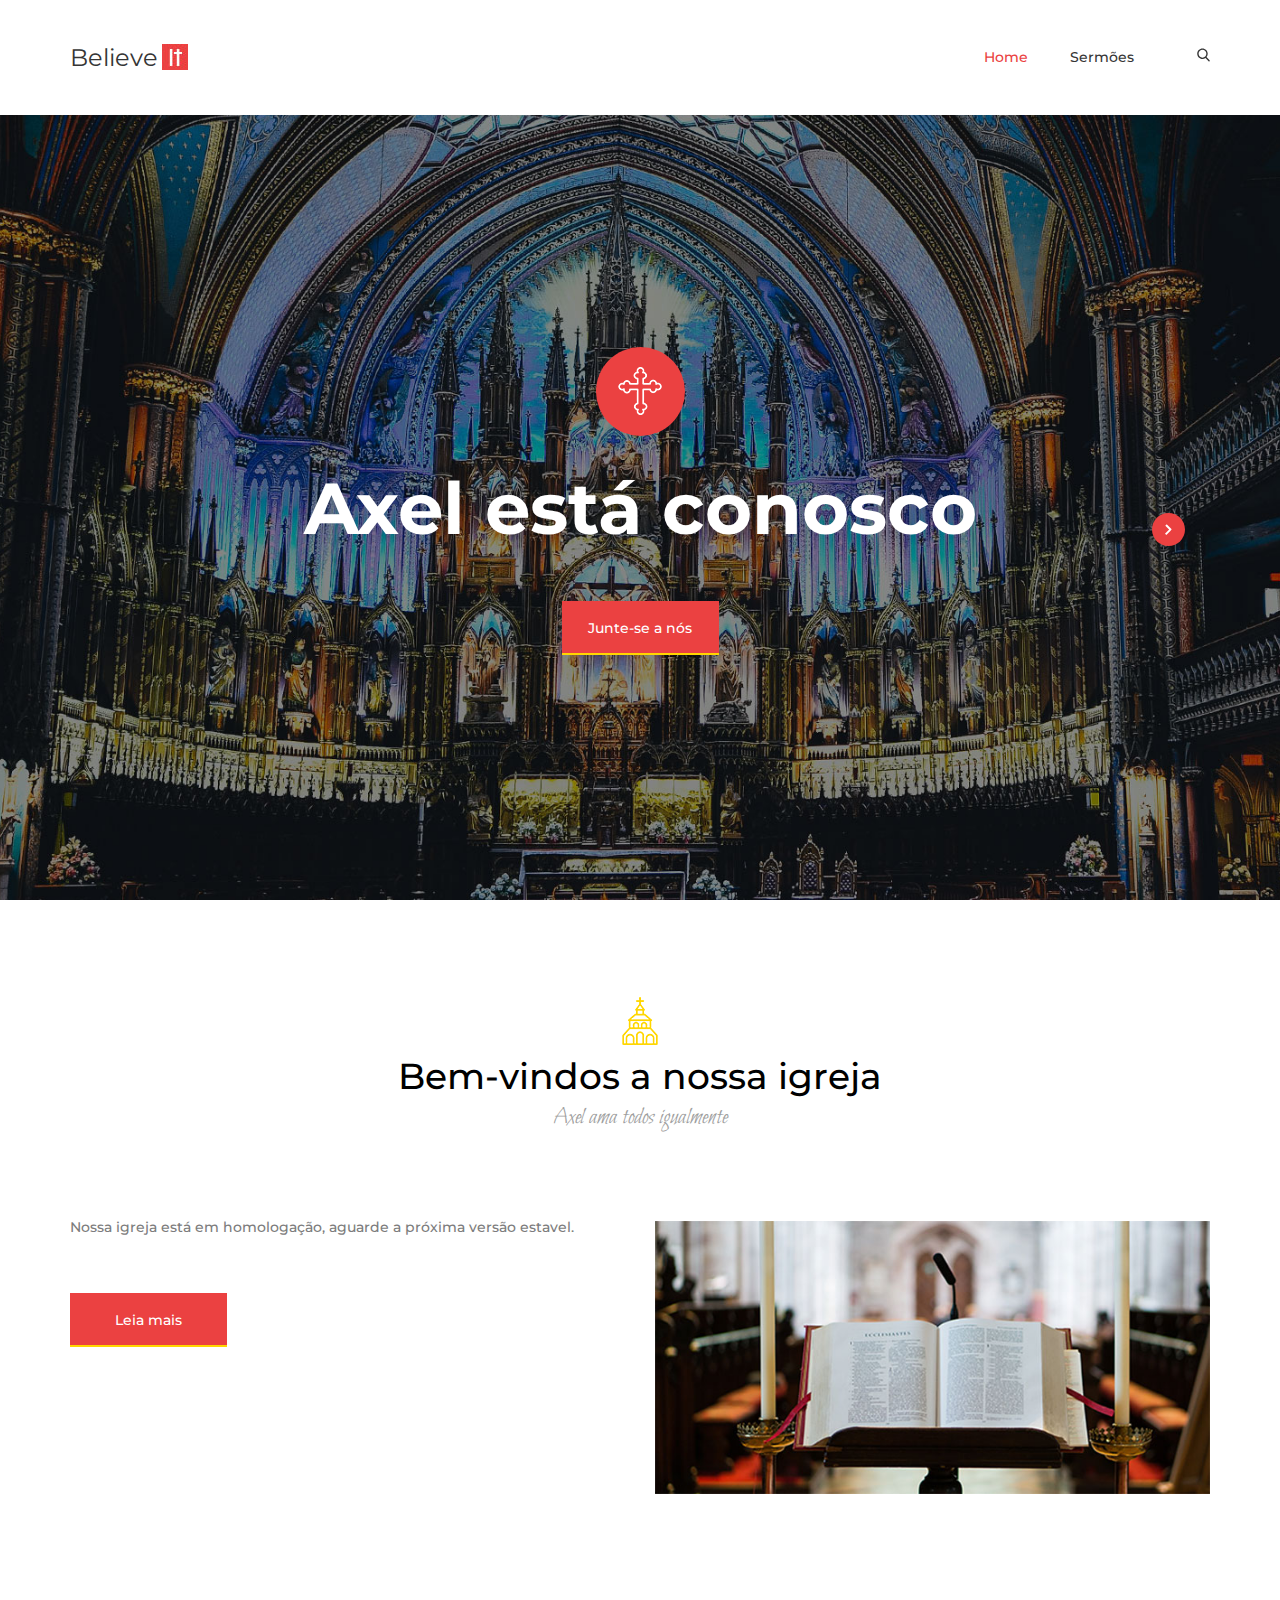
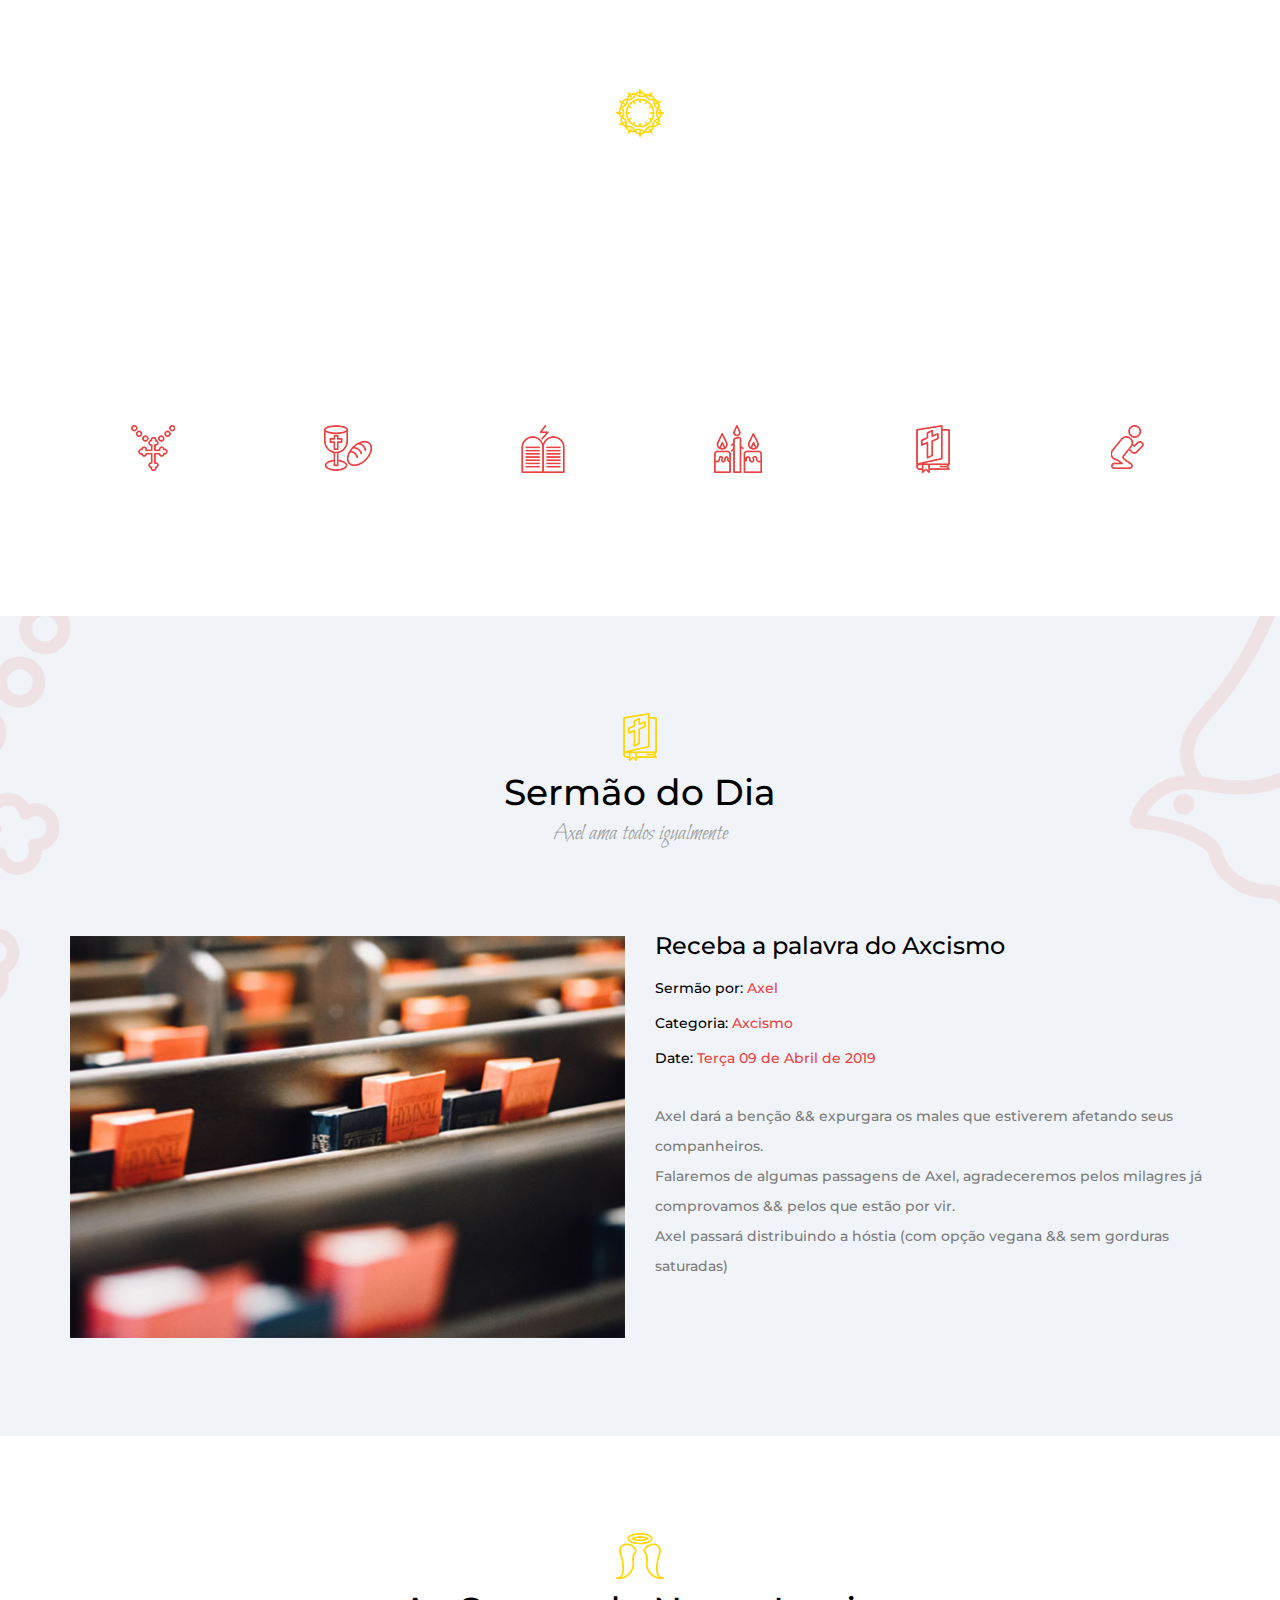
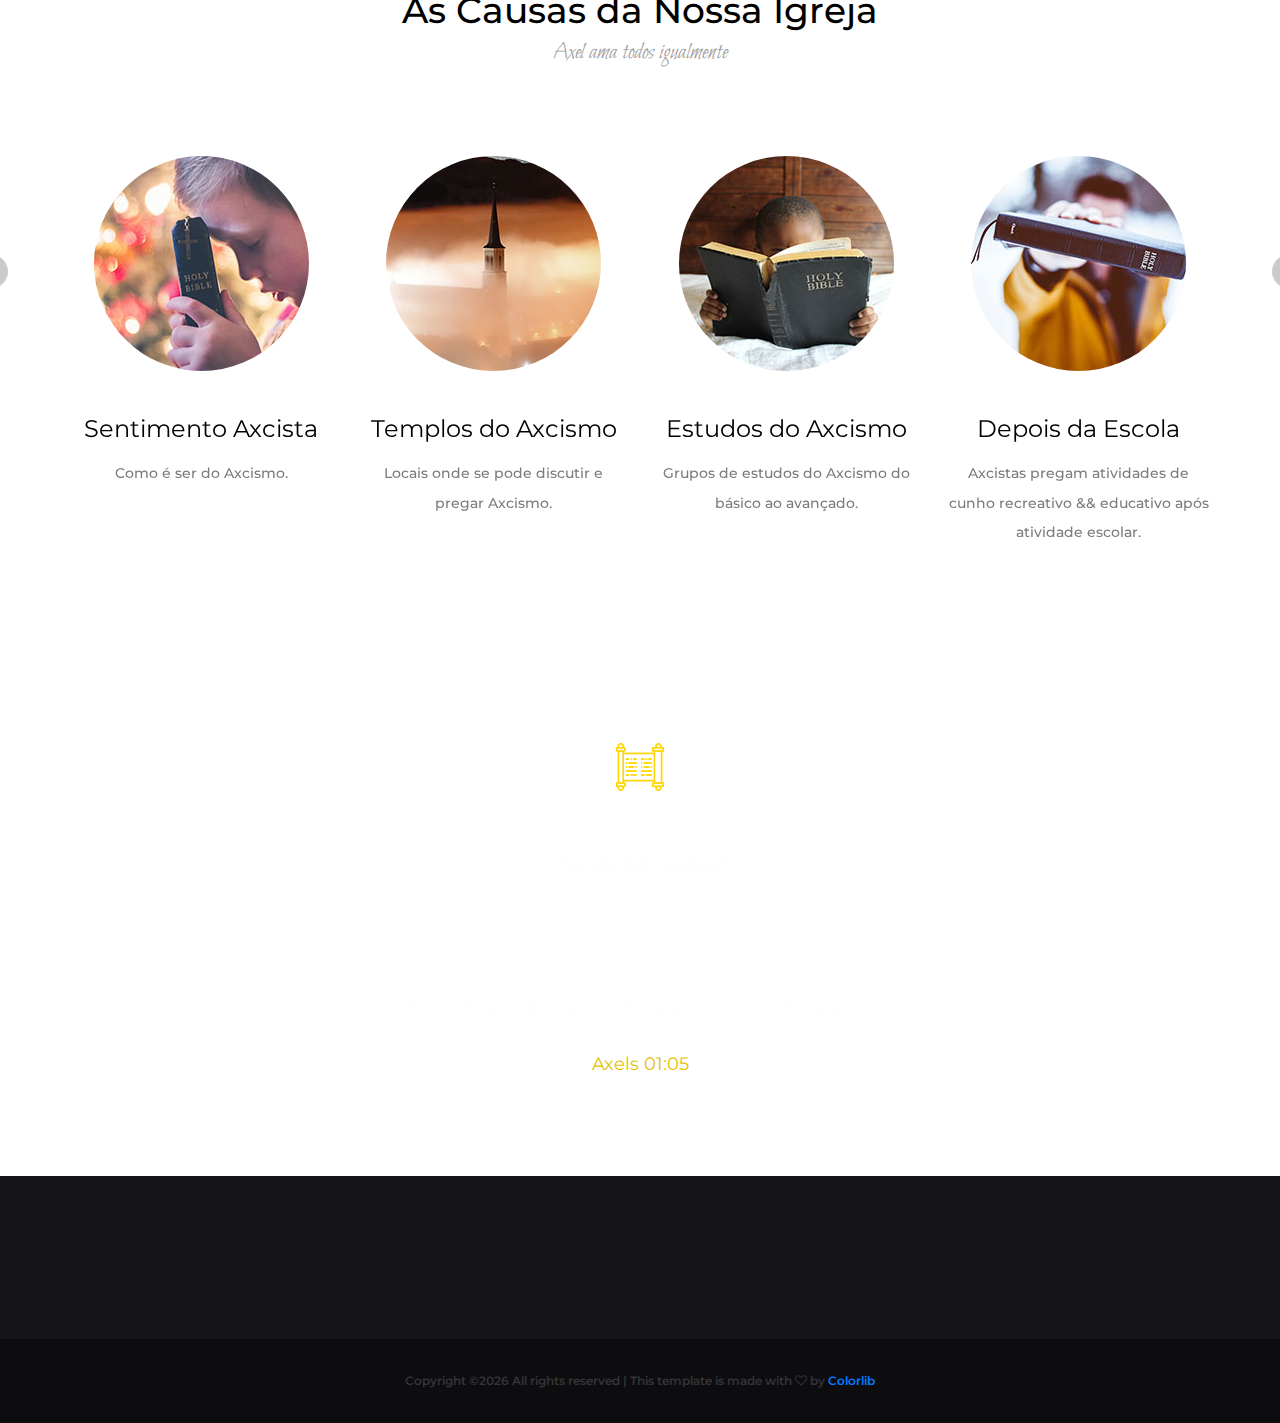
<file: index.html>
<!DOCTYPE html>
<html lang="en">
<head>
<title>Axcismo</title>
<meta charset="utf-8">
<meta http-equiv="X-UA-Compatible" content="IE=edge">
<meta name="description" content="Demo project">
<meta name="viewport" content="width=device-width, initial-scale=1">
<link rel="stylesheet" type="text/css" href="styles/bootstrap4/bootstrap.min.css">
<link href="plugins/font-awesome-4.7.0/css/font-awesome.min.css" rel="stylesheet" type="text/css">
<link rel="stylesheet" type="text/css" href="plugins/OwlCarousel2-2.2.1/owl.carousel.css">
<link rel="stylesheet" type="text/css" href="plugins/OwlCarousel2-2.2.1/owl.theme.default.css">
<link rel="stylesheet" type="text/css" href="plugins/OwlCarousel2-2.2.1/animate.css">
<link rel="stylesheet" type="text/css" href="styles/main_styles.css">
<link rel="stylesheet" type="text/css" href="styles/responsive.css">
</head>
<body>

<div class="super_container">
	
	<!-- Header -->

	<header class="header">
		
		<!-- Top Bar -->

	<!-- <div class="top_bar">
			<div class="container">
				<div class="row">
					<div class="col top_bar_content d-flex flex-row align-items-center justify-content-start">
						<div class="event_timer">
							<span>Próximo Grande Evento:</span>
							<ul class="timer">
								<li class="d-inline-flex">
									<div id="day" class="timer_num">00</div>
									<div class="timer_unit">Dias</div>
								</li>
								<li class="d-inline-flex">
									<div id="hour" class="timer_num">15</div>
									<div class="timer_unit">Horas</div>
								</li>
								<li class="d-inline-flex">
									<div id="minute" class="timer_num">00</div>
									<div class="timer_unit">Minutos</div>
								</li>
								<li class="d-inline-flex">
									<div id="second" class="timer_num">00</div>
									<div class="timer_unit">Segundos</div>
								</li>
							</ul>
						</div>
						<div class="donations_button ml-auto">
							<a href="#">Envie Doações</a>
						</div>
					</div>
				</div>
			</div>
		</div> -->

		<!-- Header Content -->

		<div class="header_container">
			<div class="container">
				<div class="row">
					<div class="col">
						<div class="header_content d-flex flex-row align-items-center justify-content-start">

							<!-- Logo -->
							<div class="logo_container">
								<div class="logo">
									<a href="#">
										<span>Believe</span>
										<img src="images/logo.jpg" alt="">
									</a>
								</div>
							</div>

							<!-- Navigation and Search -->
							<div class="header_nav_container ml-auto">
								<nav class="main_nav">
									<ul>
										<li class="active"><a href="#">Home</a></li>
										<!-- <li><a href="ministries.html">Ministerios</a></li> -->
										<li><a href="sermons.html">Sermões</a></li>
										<!-- <li><a href="blog.html">Blog</a></li> -->
										<!-- <li><a href="contact.html">Contato</a></li> -->
									</ul>
								</nav>
								<div class="search">
									<svg xmlns="http://www.w3.org/2000/svg" xmlns:xlink="http://www.w3.org/1999/xlink" version="1.1" id="Capa_1" x="0px" y="0px" viewBox="0 0 56.966 56.966" style="enable-background:new 0 0 56.966 56.966;" xml:space="preserve" width="13px" height="14px">
										<path class="search_path" d="M55.146,51.887L41.588,37.786c3.486-4.144,5.396-9.358,5.396-14.786c0-12.682-10.318-23-23-23s-23,10.318-23,23  s10.318,23,23,23c4.761,0,9.298-1.436,13.177-4.162l13.661,14.208c0.571,0.593,1.339,0.92,2.162,0.92  c0.779,0,1.518-0.297,2.079-0.837C56.255,54.982,56.293,53.08,55.146,51.887z M23.984,6c9.374,0,17,7.626,17,17s-7.626,17-17,17  s-17-7.626-17-17S14.61,6,23.984,6z" fill="#353535"/>
									</svg>
								</div>
							</div>

							<!-- Hamburger -->

							<div class="hamburger ml-auto">
								<i class="fa fa-bars" aria-hidden="true"></i>
							</div>

						</div>
					</div>
				</div>
			</div>

			<div class="header_search_container">
				<div class="container">
					<div class="row">
						<div class="col">
							<div class="header_search_content d-flex flex-row align-items-center justify-content-end">
								<form action="#" class="header_search_form">
									<input type="search" class="search_input" placeholder="Search" required="required">
									<button class="header_search_button d-flex flex-column align-items-center justify-content-center">
										<svg xmlns="http://www.w3.org/2000/svg" xmlns:xlink="http://www.w3.org/1999/xlink" version="1.1" id="Capa_2" x="0px" y="0px" viewBox="0 0 56.966 56.966" style="enable-background:new 0 0 56.966 56.966;" xml:space="preserve" width="20px" height="20px">
											<path class="search_path" d="M55.146,51.887L41.588,37.786c3.486-4.144,5.396-9.358,5.396-14.786c0-12.682-10.318-23-23-23s-23,10.318-23,23  s10.318,23,23,23c4.761,0,9.298-1.436,13.177-4.162l13.661,14.208c0.571,0.593,1.339,0.92,2.162,0.92  c0.779,0,1.518-0.297,2.079-0.837C56.255,54.982,56.293,53.08,55.146,51.887z M23.984,6c9.374,0,17,7.626,17,17s-7.626,17-17,17  s-17-7.626-17-17S14.61,6,23.984,6z" fill="#353535"/>
										</svg>
									</button>
								</form>
							</div>
						</div>
					</div>
				</div>			
			</div>
		</div>

	</header>

	<!-- Menu -->

	<div class="menu d-flex flex-column align-items-center justify-content-center">
		<div class="menu_content">
			<div class="cross_1 d-flex flex-column align-items-center justify-content-center"><img src="images/cross_1.png" alt=""></div>
			<form action="#" class="menu_search_form">
				<input type="search" class="menu_search_input" placeholder="Search" required="required">
				<button class="menu_search_button d-flex flex-column align-items-center justify-content-center">
				<svg xmlns="http://www.w3.org/2000/svg" xmlns:xlink="http://www.w3.org/1999/xlink" version="1.1" id="Capa_3" x="0px" y="0px" viewBox="0 0 56.966 56.966" style="enable-background:new 0 0 56.966 56.966;" xml:space="preserve" width="20px" height="20px">
					<path class="search_path" d="M55.146,51.887L41.588,37.786c3.486-4.144,5.396-9.358,5.396-14.786c0-12.682-10.318-23-23-23s-23,10.318-23,23  s10.318,23,23,23c4.761,0,9.298-1.436,13.177-4.162l13.661,14.208c0.571,0.593,1.339,0.92,2.162,0.92  c0.779,0,1.518-0.297,2.079-0.837C56.255,54.982,56.293,53.08,55.146,51.887z M23.984,6c9.374,0,17,7.626,17,17s-7.626,17-17,17  s-17-7.626-17-17S14.61,6,23.984,6z" fill="#353535"/>
				</svg>
			</button>
			</form>
			<nav class="menu_nav">
				<ul>
					<li class="active"><a href="#">Home</a></li>
					<!-- <li><a href="ministries.html">Ministries</a></li> -->
					<li><a href="sermons.html">Sermões</a></li>
					<!-- <li><a href="blog.html">Blog</a></li> -->
					<!-- <li><a href="contact.html">Contact</a></li> -->
				</ul>
			</nav>
		</div>
		<div class="menu_close"><i class="fa fa-times" aria-hidden="true"></i></div>
	</div>

	<!-- Home -->

	<div class="home">
		
		<!-- Home Slider -->

		<div class="home_slider_container">
			<div class="owl-carousel owl-theme home_slider">

				<!-- Home Slider Item -->
				<div class="owl-item">
					<div class="home_slider_background" style="background-image:url(images/home_slider_background.jpg)"></div>
					<div class="home_slider_content text-center">
						<div class="cross_1 d-flex flex-column align-items-center justify-content-center"><img src="images/cross_1.png" alt=""></div>
						<h1>Axel está conosco</h1>
						<div class="button home_slider_button"><a href="#">Junte-se a nós</a></div>
					</div>
				</div>

				<!-- Home Slider Item -->
				<div class="owl-item">
					<div class="home_slider_background" style="background-image:url(images/home_slider_background.jpg)"></div>
					<div class="home_slider_content text-center">
						<div class="cross_1 d-flex flex-column align-items-center justify-content-center"><img src="images/cross_1.png" alt=""></div>
						<h1>Axel esta conosotros</h1>
						<div class="button home_slider_button"><a href="#">Juntate a nosotros</a></div>
					</div>
				</div>

				<!-- Home Slider Item -->
				<div class="owl-item">
					<div class="home_slider_background" style="background-image:url(images/home_slider_background.jpg)"></div>
					<div class="home_slider_content text-center">
						<div class="cross_1 d-flex flex-column align-items-center justify-content-center"><img src="images/cross_1.png" alt=""></div>
						<h1>Axel is all around us</h1>
						<div class="button home_slider_button"><a href="#">Come and join us</a></div>
					</div>
				</div>

			</div>

			<div class="home_slider_nav d-flex flex-column align-items-center justify-content-center"><img src="images/arrow_r.png" alt=""></div>
		</div>
	</div>

	<!-- Intro -->

	<div class="intro">
		<div class="container">
			<div class="row">
				<div class="col">
					<div class="section_title_container">
						<div class="section_image"><img src="images/church_1.png" alt=""></div>
						<div class="section_title"><h2>Bem-vindos a nossa igreja</h2></div>
						<div class="section_subtitle">Axel ama todos igualmente</div>
					</div>
				</div>
			</div>
			<div class="row intro_content">

				<!-- Intro Text -->
				<div class="col-lg-6">
					<div class="intro_text">
						<p>Nossa igreja está em homologação, aguarde a próxima versão estavel.</p>
						<div class="button intro_button"><a href="#">Leia mais</a></div>
					</div>
				</div>

				<!-- Intro Image -->

				<div class="col-lg-6">
					<div class="intro_image"><img src="images/intro.jpg" alt=""></div>
				</div>
			</div>
		</div>
	</div>

	<!-- Services -->

	<div class="services">
		<div class="services_background parallax-window" data-parallax="scroll" data-image-src="images/services.jpg" data-speed="0.8"></div>
		<div class="container">
			<div class="row">
				<div class="col">
					<div class="section_title_container">
						<div class="section_image"><img src="images/church_2.png" alt=""></div>
						<div class="section_title"><h2>Nossos principais dogmas</h2></div>
						<div class="section_subtitle">Axel ama todos igualmente</div>
					</div>
				</div>
			</div>
			<div class="row">
				<div class="col">
					<div class="services_text text-center"><p>Nós acreditamos na santidade das sextas-feiras de forma que ficam vetadas atividades laborais.</p></div>
				</div>
			</div>
			<div class="row services_row">

				<!-- Services Item -->
				<div class="col-lg-2 col-md-4 col-sm-6">
					<div class="services_item text-center">
						<div class="services_image"><img src="images/services_1.png" alt=""></div>
						<div class="services_title">Ensinamentos</div>
					</div>
				</div>

				<!-- Services Item -->
				<div class="col-lg-2 col-md-4 col-sm-6">
					<div class="services_item text-center">
						<div class="services_image"><img src="images/services_2.png" alt=""></div>
						<div class="services_title">Comunião</div>
					</div>
				</div>

				<!-- Services Item -->
				<div class="col-lg-2 col-md-4 col-sm-6">
					<div class="services_item text-center">
						<div class="services_image"><img src="images/services_3.png" alt=""></div>
						<div class="services_title">Confissões</div>
					</div>
				</div>

				<!-- Services Item -->
				<div class="col-lg-2 col-md-4 col-sm-6">
					<div class="services_item text-center">
						<div class="services_image"><img src="images/services_4.png" alt=""></div>
						<div class="services_title">Sermões</div>
					</div>
				</div>

				<!-- Services Item -->
				<div class="col-lg-2 col-md-4 col-sm-6">
					<div class="services_item text-center">
						<div class="services_image"><img src="images/services_5.png" alt=""></div>
						<div class="services_title">Missa diária</div>
					</div>
				</div>

				<!-- Services Item -->
				<div class="col-lg-2 col-md-4 col-sm-6">
					<div class="services_item text-center">
						<div class="services_image"><img src="images/services_6.png" alt=""></div>
						<div class="services_title">Orações diárias</div>
					</div>
				</div>

			</div>
		</div>
	</div>

	<!-- Sermon -->

	<div class="sermon">
		<div class="sermon_background" style="background-image:url(images/sermon.png)"></div>
		<div class="container">
			<div class="row">
				<div class="col">
					<div class="section_title_container">
						<div class="section_image"><img src="images/church_3.png" alt=""></div>
						<div class="section_title"><h2>Sermão do Dia</h2></div>
						<div class="section_subtitle">Axel ama todos igualmente</div>
					</div>
				</div>
			</div>
			<div class="row sermon_row">

				<!-- Sermon Image -->
				<div class="col-lg-6">
					<div class="sermon_image"><img src="images/sermon_image.jpg" alt=""></div>
				</div>
				
				<!-- Sermon Content -->
				<div class="col-lg-6">
					<div class="sermon_content">
						<div class="sermon_title">Receba a palavra do Axcismo</div>
						<ul class="sermon_list">
							<li>Sermão por: <a href="#">Axel</a></li>
							<li>Categoria: <a href="#">Axcismo</a></li>
							<li>Date: <a href="#">Terça 09 de Abril de 2019</a></li>
						</ul>
						<div class="sermon_text">
							<p>Axel dará a benção && expurgara os males que estiverem afetando seus companheiros.<br>
								Falaremos de algumas passagens de Axel, agradeceremos pelos milagres já comprovamos && pelos que estão por vir.<br>
								Axel passará distribuindo a hóstia (com opção vegana && sem gorduras saturadas) </p>
						</div>
						<!-- <div class="button sermon_button"><a href="sermons.html">Read More</a></div> -->
					</div>
				</div>

			</div>
		</div>
	</div>

	<!-- Causes -->

	<div class="causes">
		<div class="container">
			<div class="row">
				<div class="col">
					<div class="section_title_container">
						<div class="section_image"><img src="images/church_4.png" alt=""></div>
						<div class="section_title"><h2>As Causas da Nossa Igreja</h2></div>
						<div class="section_subtitle">Axel ama todos igualmente</div>
					</div>
				</div>
			</div>
			<div class="row">
				<div class="col">
					<div class="causes_slider_container">

						<!-- Causes Slider -->
						<div class="owl-carousel owl-theme causes_slider">

							<!-- Causes Slider Item -->
							<div class="owl-item text-center causes_item">
								<div class="causes_item_image"><img src="images/causes_1.jpg" alt=""></div>
								<div class="causes_item_title">Sentimento Axcista</div>
								<div class="causes_item_text">
									<p>Como é ser do Axcismo.</p>
								</div>
							</div>

							<!-- Causes Slider Item -->
							<div class="owl-item text-center causes_item">
								<div class="causes_item_image"><img src="images/causes_2.jpg" alt=""></div>
								<div class="causes_item_title">Templos do Axcismo</div>
								<div class="causes_item_text">
									<p>Locais onde se pode discutir e pregar Axcismo.</p>
								</div>
							</div>

							<!-- Causes Slider Item -->
							<div class="owl-item text-center causes_item">
								<div class="causes_item_image"><img src="images/causes_3.jpg" alt=""></div>
								<div class="causes_item_title">Estudos do Axcismo</div>
								<div class="causes_item_text">
									<p>Grupos de estudos do Axcismo do básico ao avançado.</p>
								</div>
							</div>

							<!-- Causes Slider Item -->
							<div class="owl-item text-center causes_item">
								<div class="causes_item_image"><img src="images/causes_4.jpg" alt=""></div>
								<div class="causes_item_title">Depois da Escola</div>
								<div class="causes_item_text">
									<p>Axcistas pregam atividades de cunho recreativo && educativo após atividade escolar.</p>
								</div>
							</div>

						</div>

						<div class="causes_slider_nav causes_slider_prev trans_200 d-flex flex-column align-items-center justify-content-center"><img src="images/arrow_l.png" alt=""></div>
						<div class="causes_slider_nav causes_slider_next trans_200 d-flex flex-column align-items-center justify-content-center"><img src="images/arrow_r.png" alt=""></div>
					</div>
				</div>
			</div>
		</div>
	</div>

	<!-- Quote -->

	<div class="quote">
		<div class="quote_background parallax-window" data-parallax="scroll" data-image-src="images/quote.jpg" data-speed="0.8"></div>
		<div class="container">
			<div class="row">
				<div class="col">
					<div class="section_title_container">
						<div class="section_image"><img src="images/church_5.png" alt=""></div>
						<div class="section_title"><h2>Palavra do dia</h2></div>
						<div class="section_subtitle">Axel ama todos igualmente</div>
					</div>
				</div>
			</div>
			<div class="row quote_row">
				<div class="col text-center">
					<div class="quote_char"><img src="images/quote_char.png" alt=""></div>
					<!-- <div class="quote_text">Não despertaras a ira de Axel.</div>
					<div class="quote_source">Axels 01:01</div> -->
					<!-- <div class="quote_text">Guardaras descanso no sexto dia.</div>
					<div class="quote_source">Axels 01:02</div> -->
					<!-- <div class="quote_text">Temeras && mesmo assim enfrentaras a anti-cristo verdadeira.</div>
					<div class="quote_source">Axels 01:03</div> -->
					<!-- <div class="quote_text">Não acreditarás em quem tentar profanar a palavra de Axel.</div>
					<div class="quote_source">Axels 01:04</div> -->
					<div class="quote_text">Clamarás por Axel quando bugs misteriosos surgirem.</div>
					<div class="quote_source">Axels 01:05</div>
				</div>
			</div>
		</div>
	</div>

	<!-- News -->

	<!-- <div class="news">
		<div class="container">
			<div class="row">
				<div class="col">
					<div class="section_title_container">
						<div class="section_image"><img src="images/church_6.png" alt=""></div>
						<div class="section_title"><h2>Latest News</h2></div>
						<div class="section_subtitle">God loves us all</div>
					</div>
				</div>
			</div>
			<div class="row news_row">

				<-- News Item -->
		<!-- 		<div class="col-lg-4 news_col">
					<div class="news_item">
						<div class="news_image">
							<img src="images/news_1.jpg" alt="">
							<div class="news_date d-flex flex-column align-items-center justify-content-center">
								<div class="news_day">06</div>
								<div class="news_month">March, 2018</div>
							</div>
						</div>
						<div class="news_content">
							<div class="news_title">Latest news in the '18 community</div>
							<div class="news_text">
								<p>Praesent malesuada congue magna at finibus. In hac habitasse platea dic tumst malesuada congue magna at finibus. In hac habitasse platea.</p>
							</div>
							<div class="news_link"><a href="blog.html">Read More</a></div>
						</div>
					</div>
				</div> -->

				<!-- News Item -->
	<!-- 			<div class="col-lg-4 news_col">
					<div class="news_item">
						<div class="news_image">
							<img src="images/news_2.jpg" alt="">
							<div class="news_date d-flex flex-column align-items-center justify-content-center">
								<div class="news_day">05</div>
								<div class="news_month">March, 2018</div>
							</div>
						</div>
						<div class="news_content">
							<div class="news_title">Help us raise money for the kids</div>
							<div class="news_text">
								<p>Praesent malesuada congue magna at finibus. In hac habitasse platea dic tumst malesuada congue magna at finibus. In hac habitasse platea.</p>
							</div>
							<div class="news_link"><a href="blog.html">Read More</a></div>
						</div>
					</div>
				</div> -->

				<!-- News Item -->
	<!-- 			<div class="col-lg-4 news_col">
					<div class="news_item">
						<div class="news_image">
							<img src="images/news_3.jpg" alt="">
							<div class="news_date d-flex flex-column align-items-center justify-content-center">
								<div class="news_day">03</div>
								<div class="news_month">March, 2018</div>
							</div>
						</div>
						<div class="news_content">
							<div class="news_title">The best way to pray</div>
							<div class="news_text">
								<p>Praesent malesuada congue magna at finibus. In hac habitasse platea dic tumst malesuada congue magna at finibus. In hac habitasse platea.</p>
							</div>
							<div class="news_link"><a href="blog.html">Read More</a></div>
						</div>
					</div>
				</div>

			</div>
		</div>
	</div> -->

	<!-- Newsletter -->

<!-- 	<div class="newsletter">
		<div class="container">
			<div class="row">
				<div class="col">
					<div class="newsletter_content d-flex flex-lg-row flex-column align-items-center justify-content-start">
						<div class="newsletter_title">Subscribe to our newsletter</div>
						<div class="newsletter_form_container ml-lg-auto">
							<form action="#" id="newsletter_form" class="newsletter_form">
								<input type="email" class="newsletter_input" placeholder="Your email" required="required">
								<button id="newsletter_button" class="newsletter_button">Subscribe</button>
							</form>
						</div>
					</div>
				</div>
			</div>
		</div>
	</div> -->

	<!-- Footer -->

	<footer class="footer">
		<!-- <div class="container">
			<div class="row"> -->

				<!-- Footer Column -->
				<!-- <div class="col-lg-4 footer_col"> -->

					<!-- Logo -->
			<!-- 		<div class="logo_container">
						<div class="logo">
							<a href="#">
								<span>Believe</span>
								<img src="images/logo_large.jpg" alt="">
							</a>
						</div>
						<div class="logo_subtitle">Church template</div>
					</div>
					<div class="footer_social">
						<ul>
							<li><a href="#"><i class="fa fa-google-plus" aria-hidden="true"></i></a></li>
							<li><a href="#"><i class="fa fa-pinterest" aria-hidden="true"></i></a></li>
							<li><a href="#"><i class="fa fa-facebook" aria-hidden="true"></i></a></li>
							<li><a href="#"><i class="fa fa-twitter" aria-hidden="true"></i></a></li>
						</ul>
					</div>
				</div> -->

				<!-- Footer Column -->
		<!-- 		<div class="col-lg-4 footer_col">
					<div class="footer_links">
						<div class="footer_title">Useful Links</div>
						<ul>
							<li><a href="index.html">Home</a></li>
							<li><a href="#">Donations</a></li>
							<li><a href="sermons.html">Sermons</a></li>
							<li><a href="#">Causes</a></li>
							<li><a href="#">Quotes</a></li>
							<li><a href="blog.html">News</a></li>
							<li><a href="#">Event List</a></li>
							<li><a href="ministries.html">Ministries</a></li>
							<li><a href="#">Priests</a></li>
							<li><a href="contact.html">Contact</a></li>
						</ul>
					</div>
				</div> -->

				<!-- Footer Column -->
			<!-- 	<div class="col-lg-3 footer_col">
					<div class="footer_contact">
						<div class="footer_title">Contact Us</div>
						<ul>
							<li><span>Address: </span>1481 Creekside Lane Avila Beach, CA 93424</li>
							<li class="footer_contact_phone">
								<span>Phone: </span>
								<div>
									<div> +53 345 7953 32453</div>
									<div> +53 345 7557 822112</div>
								</div>
							</li>
							<li><span>Email: </span>yourmail@gmail.com</li>
						</ul>
					</div>
				</div> -->

	<!-- 		</div>
		</div> -->

		<!-- Copyright -->
		<div class="copyright text-center"><!-- Link back to Colorlib can't be removed. Template is licensed under CC BY 3.0. -->
Copyright &copy;<script>document.write(new Date().getFullYear());</script> All rights reserved | This template is made with <i class="fa fa-heart-o" aria-hidden="true"></i> by <a href="https://colorlib.com" target="_blank">Colorlib</a>
<!-- Link back to Colorlib can't be removed. Template is licensed under CC BY 3.0. -->
</div>

	</footer>

</div>

<script src="js/jquery-3.2.1.min.js"></script>
<script src="styles/bootstrap4/popper.js"></script>
<script src="styles/bootstrap4/bootstrap.min.js"></script>
<script src="plugins/OwlCarousel2-2.2.1/owl.carousel.js"></script>
<script src="plugins/easing/easing.js"></script>
<script src="plugins/parallax-js-master/parallax.min.js"></script>
<script src="js/custom.js"></script>
</body>
</html>
</file>
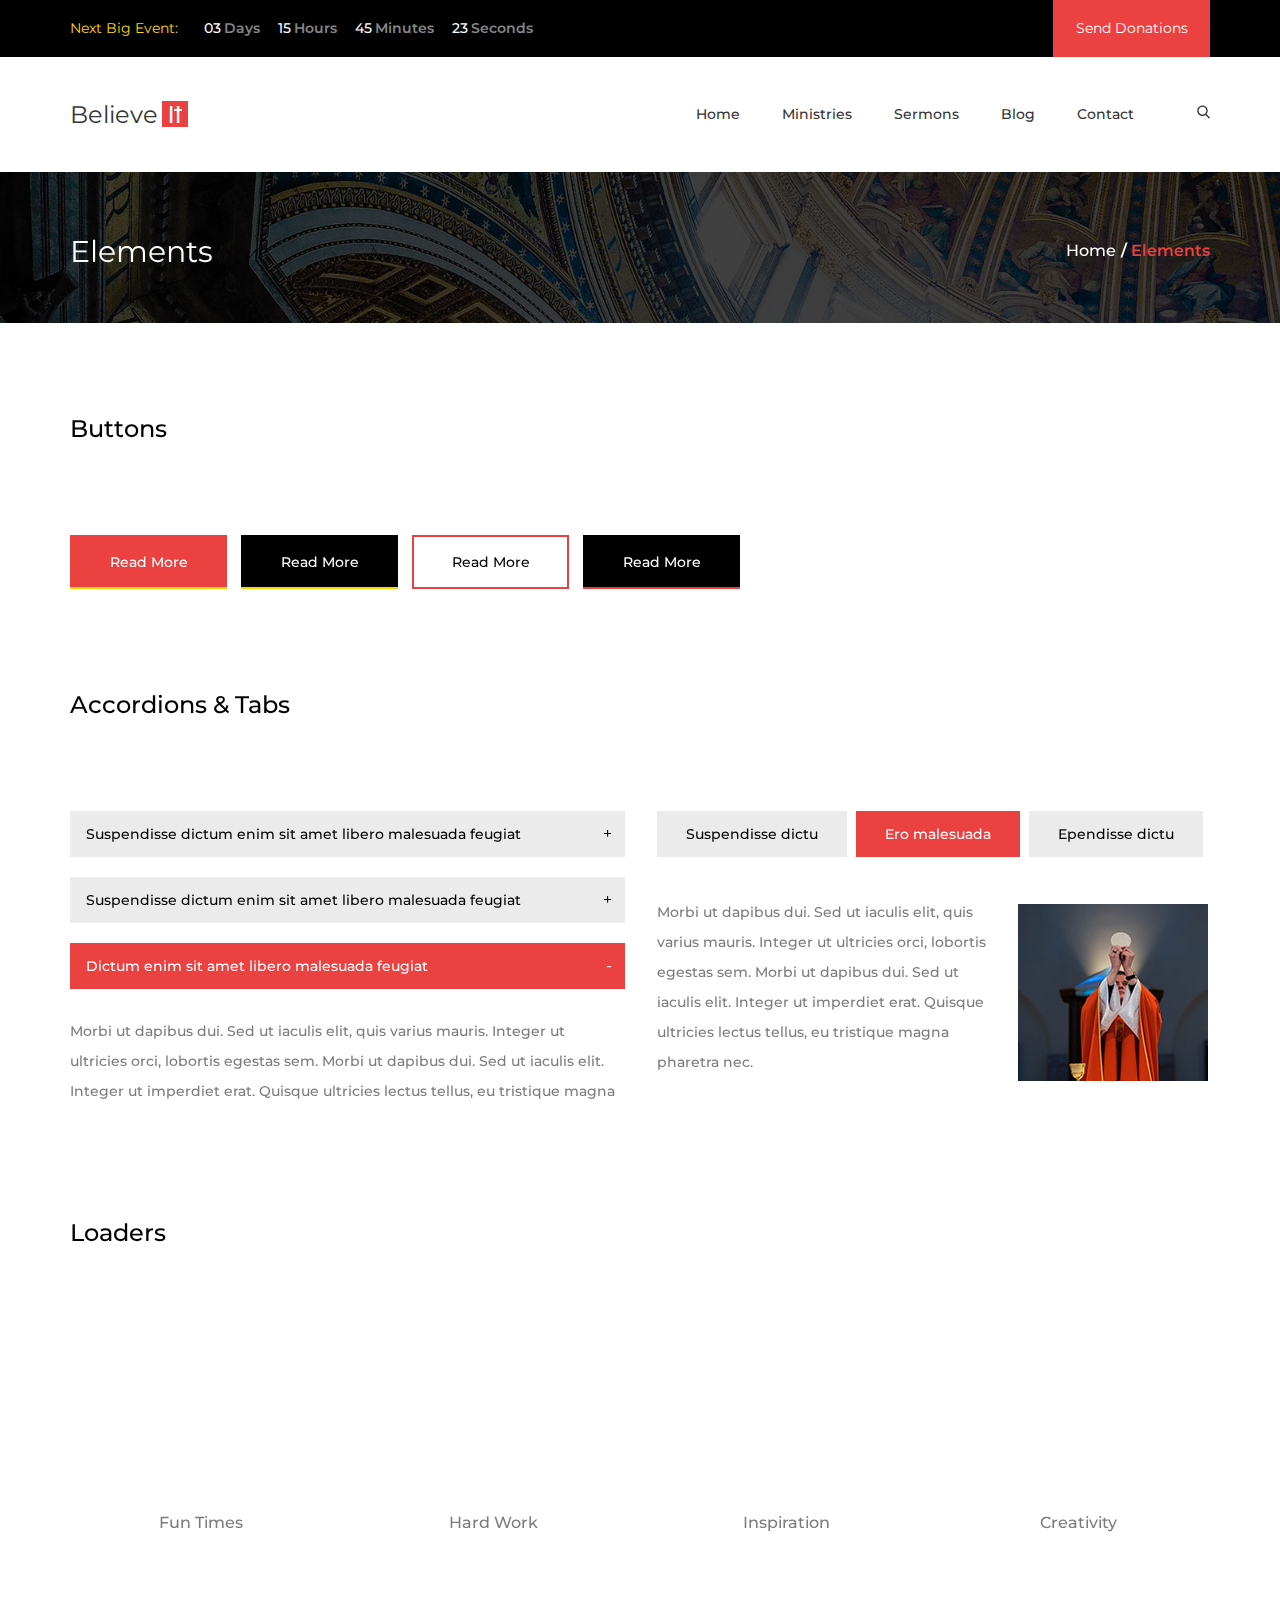
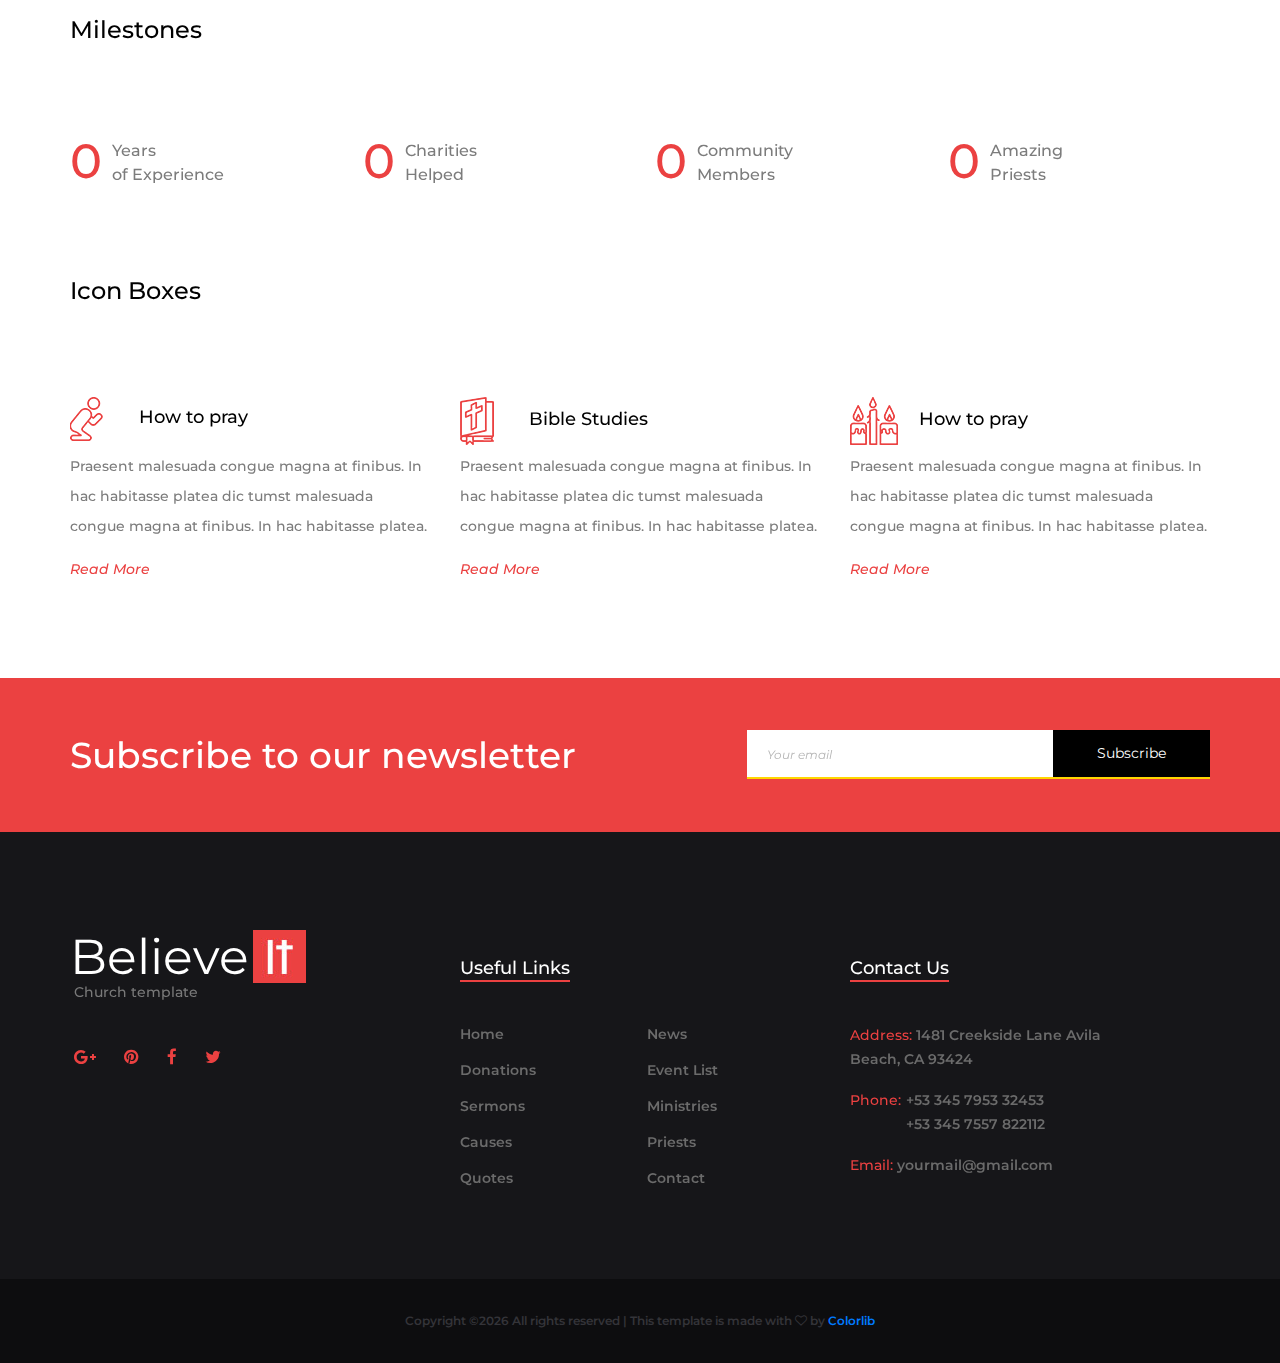
<file: elements.html>
<!DOCTYPE html>
<html lang="en">
<head>
<title>Elements</title>
<meta charset="utf-8">
<meta http-equiv="X-UA-Compatible" content="IE=edge">
<meta name="description" content="Demo project">
<meta name="viewport" content="width=device-width, initial-scale=1">
<link rel="stylesheet" type="text/css" href="styles/bootstrap4/bootstrap.min.css">
<link href="plugins/font-awesome-4.7.0/css/font-awesome.min.css" rel="stylesheet" type="text/css">
<link rel="stylesheet" type="text/css" href="styles/elements.css">
<link rel="stylesheet" type="text/css" href="styles/elements_responsive.css">
</head>
<body>

<div class="super_container">
	
	<!-- Header -->

	<header class="header">
		
		<!-- Top Bar -->

		<div class="top_bar">
			<div class="container">
				<div class="row">
					<div class="col top_bar_content d-flex flex-row align-items-center justify-content-start">
						<div class="event_timer">
							<span>Next Big Event:</span>
							<ul class="timer">
								<li class="d-inline-flex">
									<div id="day" class="timer_num">03</div>
									<div class="timer_unit">Days</div>
								</li>
								<li class="d-inline-flex">
									<div id="hour" class="timer_num">15</div>
									<div class="timer_unit">Hours</div>
								</li>
								<li class="d-inline-flex">
									<div id="minute" class="timer_num">45</div>
									<div class="timer_unit">Minutes</div>
								</li>
								<li class="d-inline-flex">
									<div id="second" class="timer_num">23</div>
									<div class="timer_unit">Seconds</div>
								</li>
							</ul>
						</div>
						<div class="donations_button ml-auto">
							<a href="#">Send Donations</a>
						</div>
					</div>
				</div>
			</div>
		</div>

		<!-- Header Content -->

		<div class="header_container">
			<div class="container">
				<div class="row">
					<div class="col">
						<div class="header_content d-flex flex-row align-items-center justify-content-start">

							<!-- Logo -->
							<div class="logo_container">
								<div class="logo">
									<a href="#">
										<span>Believe</span>
										<img src="images/logo.jpg" alt="">
									</a>
								</div>
							</div>

							<!-- Navigation and Search -->
							<div class="header_nav_container ml-auto">
								<nav class="main_nav">
									<ul>
										<li><a href="index.html">Home</a></li>
										<li><a href="ministries.html">Ministries</a></li>
										<li><a href="sermons.html">Sermons</a></li>
										<li><a href="blog.html">Blog</a></li>
										<li><a href="contact.html">Contact</a></li>
									</ul>
								</nav>
								<div class="search">
									<svg xmlns="http://www.w3.org/2000/svg" xmlns:xlink="http://www.w3.org/1999/xlink" version="1.1" id="Capa_1" x="0px" y="0px" viewBox="0 0 56.966 56.966" style="enable-background:new 0 0 56.966 56.966;" xml:space="preserve" width="13px" height="14px">
										<path class="search_path" d="M55.146,51.887L41.588,37.786c3.486-4.144,5.396-9.358,5.396-14.786c0-12.682-10.318-23-23-23s-23,10.318-23,23  s10.318,23,23,23c4.761,0,9.298-1.436,13.177-4.162l13.661,14.208c0.571,0.593,1.339,0.92,2.162,0.92  c0.779,0,1.518-0.297,2.079-0.837C56.255,54.982,56.293,53.08,55.146,51.887z M23.984,6c9.374,0,17,7.626,17,17s-7.626,17-17,17  s-17-7.626-17-17S14.61,6,23.984,6z" fill="#353535"/>
									</svg>
								</div>
							</div>

							<!-- Hamburger -->

							<div class="hamburger ml-auto">
								<i class="fa fa-bars" aria-hidden="true"></i>
							</div>

						</div>
					</div>
				</div>
			</div>

			<div class="header_search_container">
				<div class="container">
					<div class="row">
						<div class="col">
							<div class="header_search_content d-flex flex-row align-items-center justify-content-end">
								<form action="#" class="header_search_form">
									<input type="search" class="search_input" placeholder="Search" required="required">
									<button class="header_search_button d-flex flex-column align-items-center justify-content-center">
										<svg xmlns="http://www.w3.org/2000/svg" xmlns:xlink="http://www.w3.org/1999/xlink" version="1.1" id="Capa_2" x="0px" y="0px" viewBox="0 0 56.966 56.966" style="enable-background:new 0 0 56.966 56.966;" xml:space="preserve" width="20px" height="20px">
											<path class="search_path" d="M55.146,51.887L41.588,37.786c3.486-4.144,5.396-9.358,5.396-14.786c0-12.682-10.318-23-23-23s-23,10.318-23,23  s10.318,23,23,23c4.761,0,9.298-1.436,13.177-4.162l13.661,14.208c0.571,0.593,1.339,0.92,2.162,0.92  c0.779,0,1.518-0.297,2.079-0.837C56.255,54.982,56.293,53.08,55.146,51.887z M23.984,6c9.374,0,17,7.626,17,17s-7.626,17-17,17  s-17-7.626-17-17S14.61,6,23.984,6z" fill="#353535"/>
										</svg>
									</button>
								</form>
							</div>
						</div>
					</div>
				</div>			
			</div>
		</div>

	</header>

	<!-- Menu -->

	<div class="menu d-flex flex-column align-items-center justify-content-center">
		<div class="menu_content">
			<div class="cross_1 d-flex flex-column align-items-center justify-content-center"><img src="images/cross_1.png" alt=""></div>
			<form action="#" class="menu_search_form">
				<input type="search" class="menu_search_input" placeholder="Search" required="required">
				<button class="menu_search_button d-flex flex-column align-items-center justify-content-center">
				<svg xmlns="http://www.w3.org/2000/svg" xmlns:xlink="http://www.w3.org/1999/xlink" version="1.1" id="Capa_3" x="0px" y="0px" viewBox="0 0 56.966 56.966" style="enable-background:new 0 0 56.966 56.966;" xml:space="preserve" width="20px" height="20px">
					<path class="search_path" d="M55.146,51.887L41.588,37.786c3.486-4.144,5.396-9.358,5.396-14.786c0-12.682-10.318-23-23-23s-23,10.318-23,23  s10.318,23,23,23c4.761,0,9.298-1.436,13.177-4.162l13.661,14.208c0.571,0.593,1.339,0.92,2.162,0.92  c0.779,0,1.518-0.297,2.079-0.837C56.255,54.982,56.293,53.08,55.146,51.887z M23.984,6c9.374,0,17,7.626,17,17s-7.626,17-17,17  s-17-7.626-17-17S14.61,6,23.984,6z" fill="#353535"/>
				</svg>
			</button>
			</form>
			<nav class="menu_nav">
				<ul>
					<li><a href="index.html">Home</a></li>
					<li><a href="ministries.html">Ministries</a></li>
					<li><a href="sermons.html">Sermons</a></li>
					<li><a href="blog.html">Blog</a></li>
					<li><a href="contact.html">Contact</a></li>
				</ul>
			</nav>
		</div>
		<div class="menu_close"><i class="fa fa-times" aria-hidden="true"></i></div>
	</div>

	<!-- Home -->

	<div class="home">
		<div class="home_background parallax-window" data-parallax="scroll" data-image-src="images/elements.jpg" data-speed="0.8"></div>
		<div class="container">
			<div class="row">
				<div class="col">
					<div class="home_container">
						<div class="home_content d-flex flex-row align-items-center justify-content-start">
							<div class="home_title">Elements</div>
							<div class="home_breadcrumbs ml-auto">
								<ul class="breadcrumbs">
									<li><a href="index.html">Home</a></li>
									<li>Elements</li>
								</ul>
							</div>
						</div>
					</div>
				</div>
			</div>
		</div>
	</div>

	<!-- Elements -->

	<div class="elements">

		<!-- Elements - Buttons -->
		<div class="buttons">
			<div class="container">
				<div class="row">
					<div class="col">
						<div class="elements_title">Buttons</div>
					</div>
				</div>
				<div class="row buttons_row">
					<div class="col">
						<div class="buttons_container">
							<div class="button button_1 elements_button"><a href="#">Read More</a></div>
							<div class="button button_2 elements_button"><a href="#">Read More</a></div>
							<div class="button button_3 elements_button"><a href="#">Read More</a></div>
							<div class="button button_4 elements_button"><a href="#">Read More</a></div>
						</div>
					</div>
				</div>
			</div>
		</div>

		<!-- Accordions & Tabs -->

		<div class="accordions_tabs">
			<div class="container">
				<div class="row">
					<div class="col">
						<div class="elements_title">Accordions & Tabs</div>
					</div>
				</div>
				<div class="row accordions_tabs_row">
					<div class="col-lg-6">
					
						<!-- Accordions -->
						<div class="accordions">
							
							<div class="elements_accordions">

								<div class="accordion_container">
									<div class="accordion d-flex flex-row align-items-center"><div>Suspendisse dictum enim sit amet libero malesuada feugiat</div></div>
									<div class="accordion_panel">
										<p>Morbi ut dapibus dui. Sed ut iaculis elit, quis varius mauris. Integer ut ultricies orci, lobortis egestas sem. Morbi ut dapibus dui. Sed ut iaculis elit. Integer ut imperdiet erat. Quisque ultricies lectus tellus, eu tristique magna pharetra nec. </p>
									</div>
								</div>

								<div class="accordion_container">
									<div class="accordion d-flex flex-row align-items-center"><div>Suspendisse dictum enim sit amet libero malesuada feugiat</div></div>
									<div class="accordion_panel">
										<p>Morbi ut dapibus dui. Sed ut iaculis elit, quis varius mauris. Integer ut ultricies orci, lobortis egestas sem. Morbi ut dapibus dui. Sed ut iaculis elit. Integer ut imperdiet erat. Quisque ultricies lectus tellus, eu tristique magna pharetra nec. </p>
									</div>
								</div>

								<div class="accordion_container">
									<div class="accordion d-flex flex-row align-items-center active"><div>Dictum enim sit amet libero malesuada feugiat</div></div>
									<div class="accordion_panel">
										<p>Morbi ut dapibus dui. Sed ut iaculis elit, quis varius mauris. Integer ut ultricies orci, lobortis egestas sem. Morbi ut dapibus dui. Sed ut iaculis elit. Integer ut imperdiet erat. Quisque ultricies lectus tellus, eu tristique magna pharetra nec. </p>
									</div>
								</div>

							</div>

						</div>
					</div>

					<div class="col-lg-6">
						
						<!-- Tabs -->
						<div class="tabs">
							
							<div class="tabs_container">
								<div class="tabs d-flex flex-row align-items-center justify-content-around">
									<div class="tab">Suspendisse dictu</div>
									<div class="tab active">Ero malesuada</div>
									<div class="tab">Ependisse dictu</div>
								</div>
								<div class="tab_panels">
									<div class="tab_panel">
										<div class="tab_panel_content">
											<div class="tab_text clearfix">
												<img src="images/tab.jpg" alt="">
												<p>Morbi ut dapibus dui. Sed ut iaculis elit, quis varius mauris. Integer ut ultricies orci, lobortis egestas sem. Morbi ut dapibus dui. Sed ut iaculis elit. Integer ut imperdiet erat. Quisque ultricies lectus tellus, eu tristique magna pharetra nec.</p>
											</div>
										</div>
									</div>
									<div class="tab_panel active">
										<div class="tab_panel_content">
											<div class="tab_text clearfix">
												<img src="images/tab.jpg" alt="">
												<p>Morbi ut dapibus dui. Sed ut iaculis elit, quis varius mauris. Integer ut ultricies orci, lobortis egestas sem. Morbi ut dapibus dui. Sed ut iaculis elit. Integer ut imperdiet erat. Quisque ultricies lectus tellus, eu tristique magna pharetra nec.</p>
											</div>
										</div>
									</div>
									<div class="tab_panel">
										<div class="tab_panel_content">
											<div class="tab_text clearfix">
												<img src="images/tab.jpg" alt="">
												<p>Morbi ut dapibus dui. Sed ut iaculis elit, quis varius mauris. Integer ut ultricies orci, lobortis egestas sem. Morbi ut dapibus dui. Sed ut iaculis elit. Integer ut imperdiet erat. Quisque ultricies lectus tellus, eu tristique magna pharetra nec.</p>
											</div>
										</div>
									</div>
								</div>
							</div>

						</div>
					</div>
				</div>
			</div>
		</div>

		<!-- Loaders -->

		<div class="loaders">
			<div class="container">
				<div class="row">
					<div class="col">
						<div class="elements_title">Loaders</div>
					</div>
				</div>
				<div class="row loaders_container">
					<div class="col-lg-3 loader_col">
						<!-- Loader -->
						<div class="loader" data-perc="0.75"><span>Fun Times</span></div>
					</div>
					<div class="col-lg-3 loader_col">
						<!-- Loader -->
						<div class="loader" data-perc="0.83"><span>Hard Work</span></div>
					</div>
					<div class="col-lg-3 loader_col">
						<!-- Loader -->
						<div class="loader" data-perc="0.25"><span>Inspiration</span></div>
					</div>
					<div class="col-lg-3 loader_col">
						<!-- Loader -->
						<div class="loader" data-perc="0.95"><span>Creativity</span></div>
					</div>
				</div>
			</div>
		</div>

		<!-- Milestones -->

		<div class="milestones">
			<div class="container">
				<div class="row">
					<div class="col">
						<div class="elements_title">Milestones</div>
					</div>
				</div>
				<div class="row milestones_container">

					<!-- Milestone -->
					<div class="col-lg-3 col-md-6 milestone_col">
						<div class="milestone">
							<div class="milestone_counter" data-end-value="14">0</div>
							<div class="milestone_content">
								<div class="milestone_title">Years</div>
								<div class="milestone_title">of Experience</div>
							</div>
						</div>
					</div>

					<!-- Milestone -->
					<div class="col-lg-3 col-md-6 milestone_col">
						<div class="milestone">
							<div class="milestone_counter" data-end-value="237">0</div>
							<div class="milestone_content">
								<div class="milestone_title">Charities</div>
								<div class="milestone_title">Helped</div>
							</div>
						</div>
					</div>

					<!-- Milestone -->
					<div class="col-lg-3 col-md-6 milestone_col">
						<div class="milestone">
							<div class="milestone_counter" data-end-value="11" data-sign-after="k">0</div>
							<div class="milestone_content">
								<div class="milestone_title">Community</div>
								<div class="milestone_title">Members</div>
							</div>
						</div>
					</div>

					<!-- Milestone -->
					<div class="col-lg-3 col-md-6 milestone_col">
						<div class="milestone">
							<div class="milestone_counter" data-end-value="12">0</div>
							<div class="milestone_content">
								<div class="milestone_title">Amazing</div>
								<div class="milestone_title">Priests</div>
							</div>
						</div>
					</div>

				</div>

			</div>
		</div>

		<!-- Icon Boxes -->

		<div class="icon_boxes">
			<div class="container">
				<div class="row">
					<div class="col">
						<div class="elements_title">Icon Boxes</div>
					</div>
				</div>
				<div class="row icon_boxes_row">
					
					<!-- Icon Box -->
					<div class="col-lg-4 ib_col">
						<div class="icon_box">
							<div class="ib_title_container">
								<div class="ib_image"><img src="images/icon_box_1.png" alt=""></div>
								<div class="ib_title">How to pray</div>
								<div class="ib_text">
									<p>Praesent malesuada congue magna at finibus. In hac habitasse platea dic tumst malesuada congue magna at finibus. In hac habitasse platea.</p>
								</div>
								<div class="ib_link"><a href="#">Read More</a></div>
							</div>
						</div>
					</div>

					<!-- Icon Box -->
					<div class="col-lg-4 ib_col">
						<div class="icon_box">
							<div class="ib_title_container">
								<div class="ib_image"><img src="images/icon_box_2.png" alt=""></div>
								<div class="ib_title">Bible Studies</div>
								<div class="ib_text">
									<p>Praesent malesuada congue magna at finibus. In hac habitasse platea dic tumst malesuada congue magna at finibus. In hac habitasse platea.</p>
								</div>
								<div class="ib_link"><a href="#">Read More</a></div>
							</div>
						</div>
					</div>

					<!-- Icon Box -->
					<div class="col-lg-4 ib_col">
						<div class="icon_box">
							<div class="ib_title_container">
								<div class="ib_image"><img src="images/icon_box_3.png" alt=""></div>
								<div class="ib_title">How to pray</div>
								<div class="ib_text">
									<p>Praesent malesuada congue magna at finibus. In hac habitasse platea dic tumst malesuada congue magna at finibus. In hac habitasse platea.</p>
								</div>
								<div class="ib_link"><a href="#">Read More</a></div>
							</div>
						</div>
					</div>

				</div>
			</div>
		</div>
		
	</div>

	<!-- Newsletter -->

	<div class="newsletter">
		<div class="container">
			<div class="row">
				<div class="col">
					<div class="newsletter_content d-flex flex-lg-row flex-column align-items-center justify-content-start">
						<div class="newsletter_title">Subscribe to our newsletter</div>
						<div class="newsletter_form_container ml-lg-auto">
							<form action="#" id="newsletter_form" class="newsletter_form">
								<input type="email" class="newsletter_input" placeholder="Your email" required="required">
								<button id="newsletter_button" class="newsletter_button">Subscribe</button>
							</form>
						</div>
					</div>
				</div>
			</div>
		</div>
	</div>

	<!-- Footer -->

	<footer class="footer">
		<div class="container">
			<div class="row">

				<!-- Footer Column -->
				<div class="col-lg-4 footer_col">

					<!-- Logo -->
					<div class="logo_container">
						<div class="logo">
							<a href="#">
								<span>Believe</span>
								<img src="images/logo_large.jpg" alt="">
							</a>
						</div>
						<div class="logo_subtitle">Church template</div>
					</div>
					<div class="footer_social">
						<ul>
							<li><a href="#"><i class="fa fa-google-plus" aria-hidden="true"></i></a></li>
							<li><a href="#"><i class="fa fa-pinterest" aria-hidden="true"></i></a></li>
							<li><a href="#"><i class="fa fa-facebook" aria-hidden="true"></i></a></li>
							<li><a href="#"><i class="fa fa-twitter" aria-hidden="true"></i></a></li>
						</ul>
					</div>
				</div>

				<!-- Footer Column -->
				<div class="col-lg-4 footer_col">
					<div class="footer_links">
						<div class="footer_title">Useful Links</div>
						<ul>
							<li><a href="index.html">Home</a></li>
							<li><a href="#">Donations</a></li>
							<li><a href="sermons.html">Sermons</a></li>
							<li><a href="#">Causes</a></li>
							<li><a href="#">Quotes</a></li>
							<li><a href="blog.html">News</a></li>
							<li><a href="#">Event List</a></li>
							<li><a href="ministries.html">Ministries</a></li>
							<li><a href="#">Priests</a></li>
							<li><a href="contact.html">Contact</a></li>
						</ul>
					</div>
				</div>

				<!-- Footer Column -->
				<div class="col-lg-3 footer_col">
					<div class="footer_contact">
						<div class="footer_title">Contact Us</div>
						<ul>
							<li><span>Address: </span>1481 Creekside Lane Avila Beach, CA 93424</li>
							<li class="footer_contact_phone">
								<span>Phone: </span>
								<div>
									<div> +53 345 7953 32453</div>
									<div> +53 345 7557 822112</div>
								</div>
							</li>
							<li><span>Email: </span>yourmail@gmail.com</li>
						</ul>
					</div>
				</div>

			</div>
		</div>

		<!-- Copyright -->
		<div class="copyright text-center"><!-- Link back to Colorlib can't be removed. Template is licensed under CC BY 3.0. -->
Copyright &copy;<script>document.write(new Date().getFullYear());</script> All rights reserved | This template is made with <i class="fa fa-heart-o" aria-hidden="true"></i> by <a href="https://colorlib.com" target="_blank">Colorlib</a>
<!-- Link back to Colorlib can't be removed. Template is licensed under CC BY 3.0. -->
</div>

	</footer>

</div>

<script src="js/jquery-3.2.1.min.js"></script>
<script src="styles/bootstrap4/popper.js"></script>
<script src="styles/bootstrap4/bootstrap.min.js"></script>
<script src="plugins/greensock/TweenMax.min.js"></script>
<script src="plugins/greensock/TimelineMax.min.js"></script>
<script src="plugins/scrollmagic/ScrollMagic.min.js"></script>
<script src="plugins/greensock/animation.gsap.min.js"></script>
<script src="plugins/greensock/ScrollToPlugin.min.js"></script>
<script src="plugins/progressbar/progressbar.min.js"></script>
<script src="plugins/easing/easing.js"></script>
<script src="plugins/parallax-js-master/parallax.min.js"></script>
<script src="js/elements_custom.js"></script>
</body>
</html>
</file>
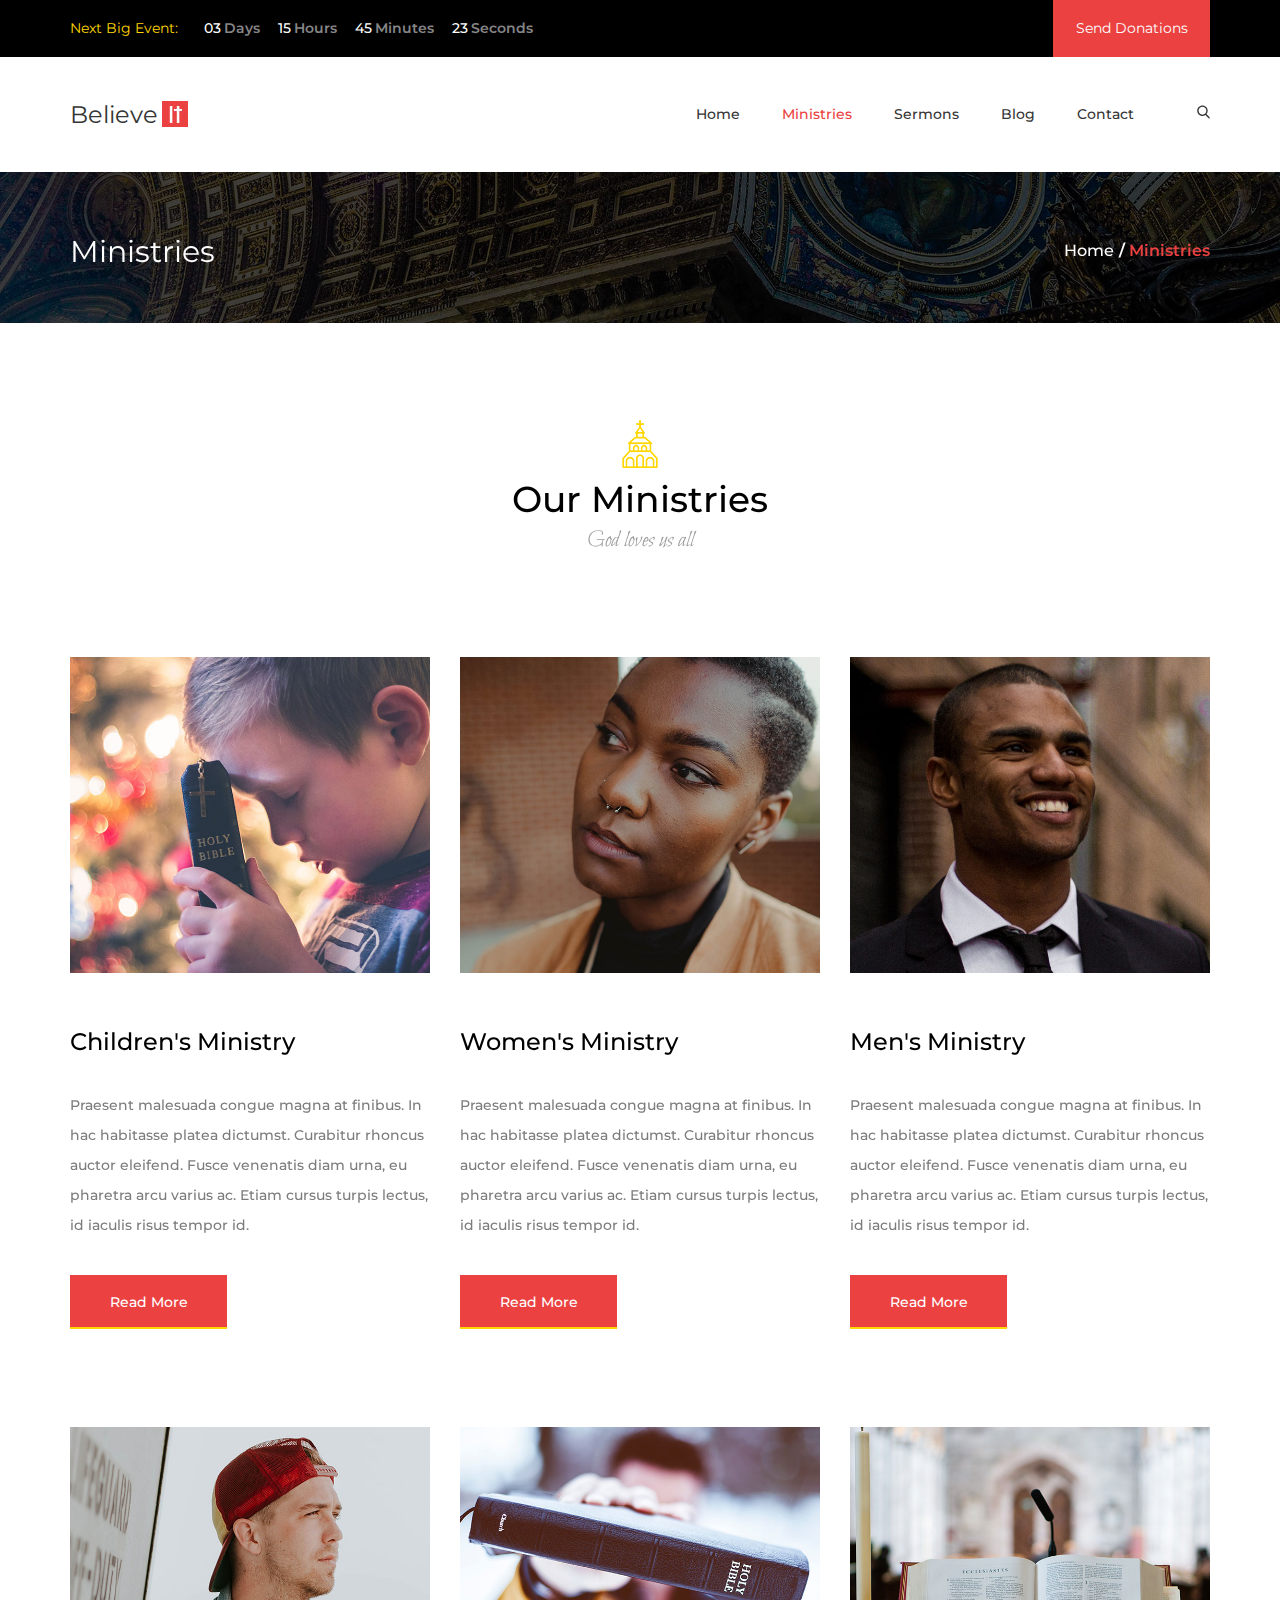
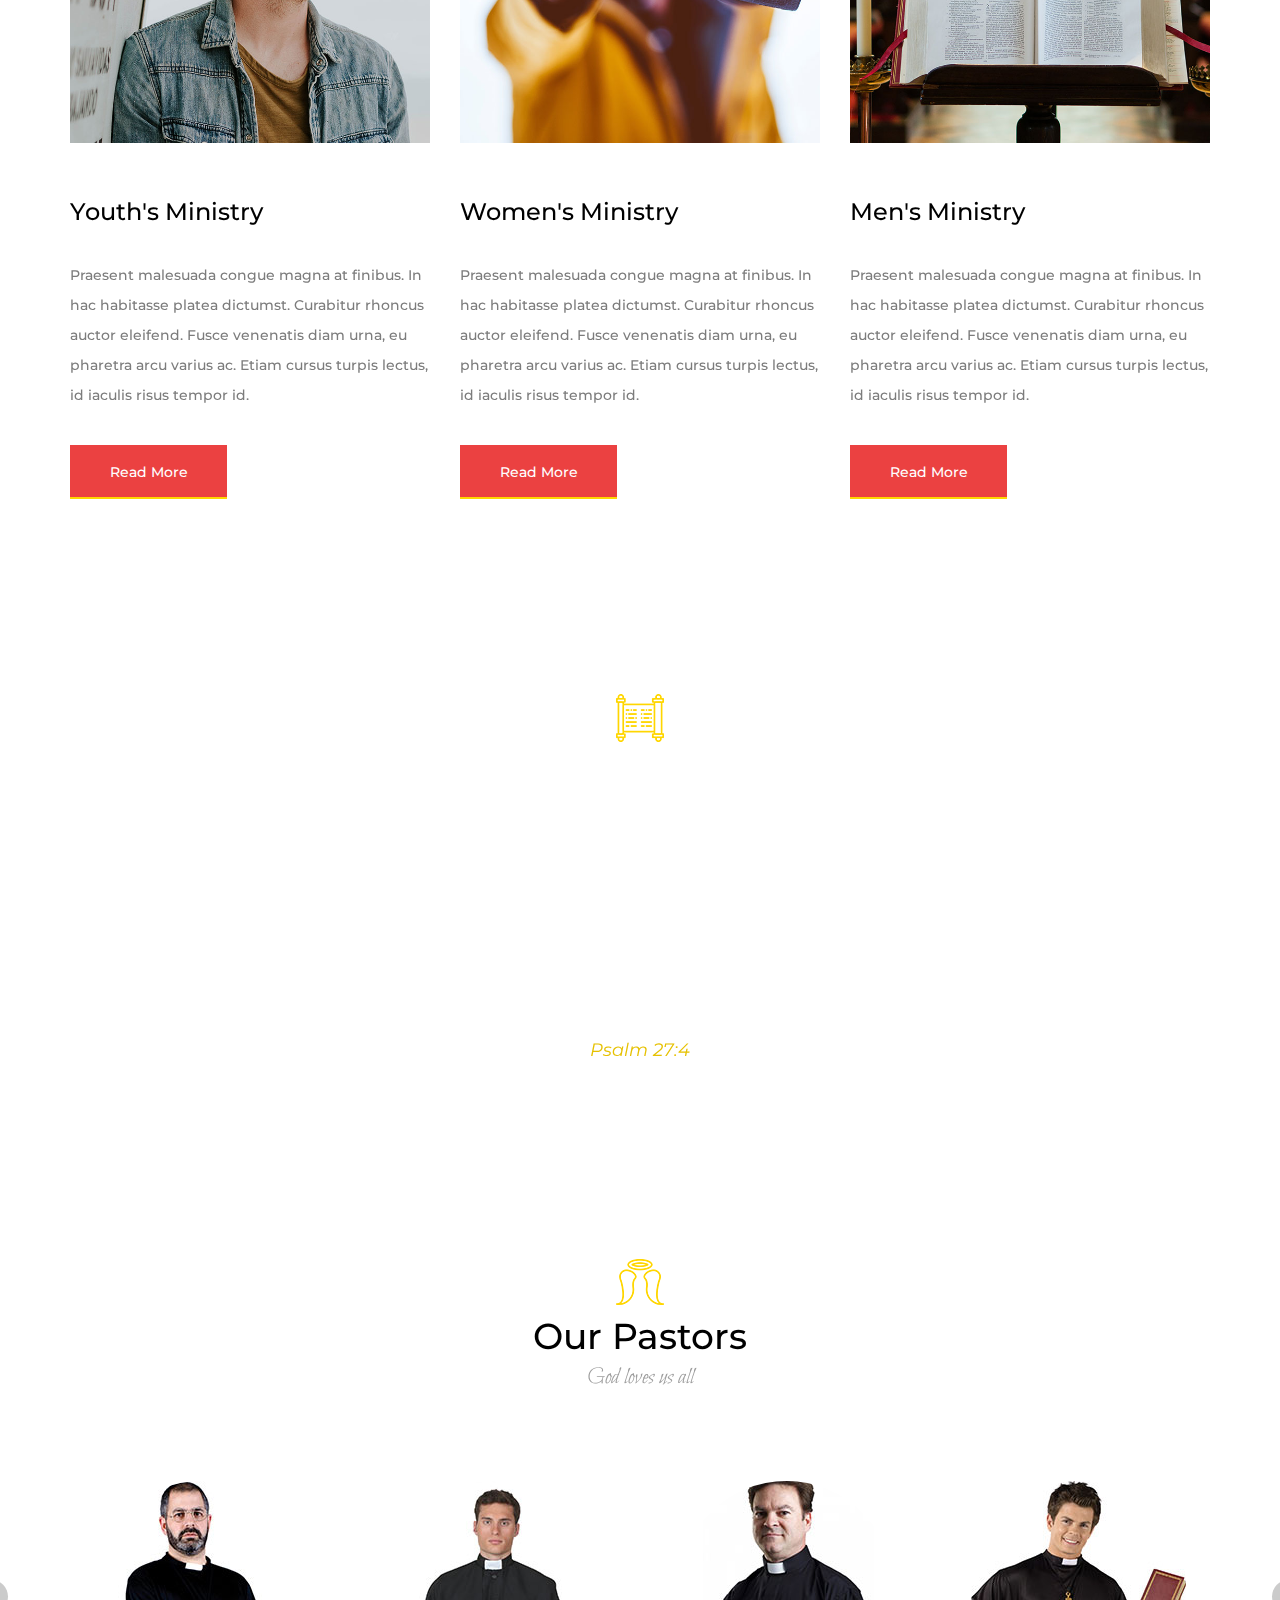
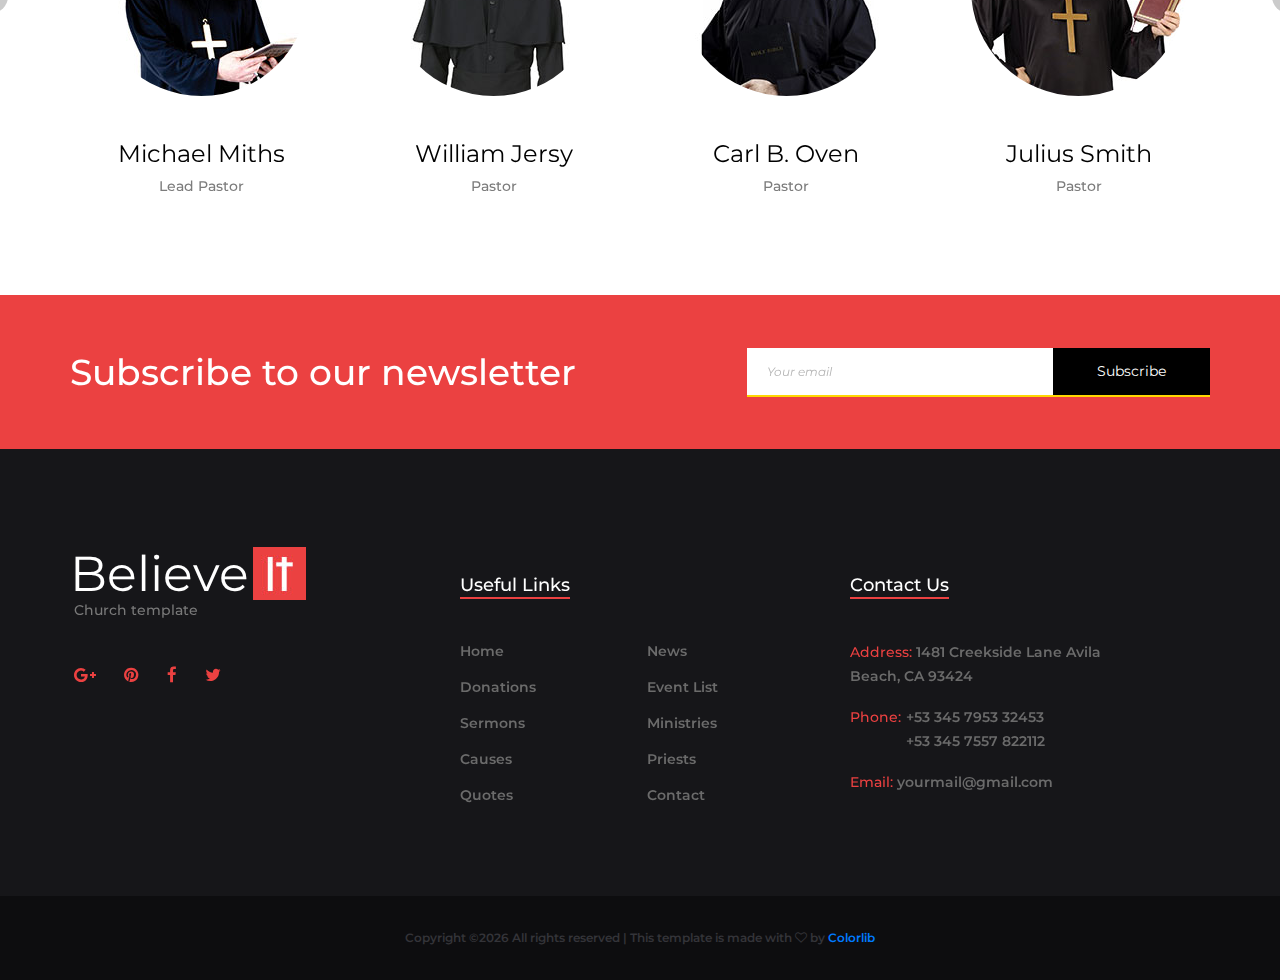
<file: ministries.html>
<!DOCTYPE html>
<html lang="en">
<head>
<title>Ministries</title>
<meta charset="utf-8">
<meta http-equiv="X-UA-Compatible" content="IE=edge">
<meta name="description" content="Demo project">
<meta name="viewport" content="width=device-width, initial-scale=1">
<link rel="stylesheet" type="text/css" href="styles/bootstrap4/bootstrap.min.css">
<link href="plugins/font-awesome-4.7.0/css/font-awesome.min.css" rel="stylesheet" type="text/css">
<link rel="stylesheet" type="text/css" href="plugins/OwlCarousel2-2.2.1/owl.carousel.css">
<link rel="stylesheet" type="text/css" href="plugins/OwlCarousel2-2.2.1/owl.theme.default.css">
<link rel="stylesheet" type="text/css" href="plugins/OwlCarousel2-2.2.1/animate.css">
<link rel="stylesheet" type="text/css" href="styles/ministries.css">
<link rel="stylesheet" type="text/css" href="styles/ministries_responsive.css">
</head>
<body>

<div class="super_container">
	
	<!-- Header -->

	<header class="header">
		
		<!-- Top Bar -->

		<div class="top_bar">
			<div class="container">
				<div class="row">
					<div class="col top_bar_content d-flex flex-row align-items-center justify-content-start">
						<div class="event_timer">
							<span>Next Big Event:</span>
							<ul class="timer">
								<li class="d-inline-flex">
									<div id="day" class="timer_num">03</div>
									<div class="timer_unit">Days</div>
								</li>
								<li class="d-inline-flex">
									<div id="hour" class="timer_num">15</div>
									<div class="timer_unit">Hours</div>
								</li>
								<li class="d-inline-flex">
									<div id="minute" class="timer_num">45</div>
									<div class="timer_unit">Minutes</div>
								</li>
								<li class="d-inline-flex">
									<div id="second" class="timer_num">23</div>
									<div class="timer_unit">Seconds</div>
								</li>
							</ul>
						</div>
						<div class="donations_button ml-auto">
							<a href="#">Send Donations</a>
						</div>
					</div>
				</div>
			</div>
		</div>

		<!-- Header Content -->

		<div class="header_container">
			<div class="container">
				<div class="row">
					<div class="col">
						<div class="header_content d-flex flex-row align-items-center justify-content-start">

							<!-- Logo -->
							<div class="logo_container">
								<div class="logo">
									<a href="#">
										<span>Believe</span>
										<img src="images/logo.jpg" alt="">
									</a>
								</div>
							</div>

							<!-- Navigation and Search -->
							<div class="header_nav_container ml-auto">
								<nav class="main_nav">
									<ul>
										<li><a href="index.html">Home</a></li>
										<li class="active"><a href="#">Ministries</a></li>
										<li><a href="sermons.html">Sermons</a></li>
										<li><a href="blog.html">Blog</a></li>
										<li><a href="contact.html">Contact</a></li>
									</ul>
								</nav>
								<div class="search">
									<svg xmlns="http://www.w3.org/2000/svg" xmlns:xlink="http://www.w3.org/1999/xlink" version="1.1" id="Capa_1" x="0px" y="0px" viewBox="0 0 56.966 56.966" style="enable-background:new 0 0 56.966 56.966;" xml:space="preserve" width="13px" height="14px">
										<path class="search_path" d="M55.146,51.887L41.588,37.786c3.486-4.144,5.396-9.358,5.396-14.786c0-12.682-10.318-23-23-23s-23,10.318-23,23  s10.318,23,23,23c4.761,0,9.298-1.436,13.177-4.162l13.661,14.208c0.571,0.593,1.339,0.92,2.162,0.92  c0.779,0,1.518-0.297,2.079-0.837C56.255,54.982,56.293,53.08,55.146,51.887z M23.984,6c9.374,0,17,7.626,17,17s-7.626,17-17,17  s-17-7.626-17-17S14.61,6,23.984,6z" fill="#353535"/>
									</svg>
								</div>
							</div>

							<!-- Hamburger -->

							<div class="hamburger ml-auto">
								<i class="fa fa-bars" aria-hidden="true"></i>
							</div>

						</div>
					</div>
				</div>
			</div>

			<div class="header_search_container">
				<div class="container">
					<div class="row">
						<div class="col">
							<div class="header_search_content d-flex flex-row align-items-center justify-content-end">
								<form action="#" class="header_search_form">
									<input type="search" class="search_input" placeholder="Search" required="required">
									<button class="header_search_button d-flex flex-column align-items-center justify-content-center">
										<svg xmlns="http://www.w3.org/2000/svg" xmlns:xlink="http://www.w3.org/1999/xlink" version="1.1" id="Capa_2" x="0px" y="0px" viewBox="0 0 56.966 56.966" style="enable-background:new 0 0 56.966 56.966;" xml:space="preserve" width="20px" height="20px">
											<path class="search_path" d="M55.146,51.887L41.588,37.786c3.486-4.144,5.396-9.358,5.396-14.786c0-12.682-10.318-23-23-23s-23,10.318-23,23  s10.318,23,23,23c4.761,0,9.298-1.436,13.177-4.162l13.661,14.208c0.571,0.593,1.339,0.92,2.162,0.92  c0.779,0,1.518-0.297,2.079-0.837C56.255,54.982,56.293,53.08,55.146,51.887z M23.984,6c9.374,0,17,7.626,17,17s-7.626,17-17,17  s-17-7.626-17-17S14.61,6,23.984,6z" fill="#353535"/>
										</svg>
									</button>
								</form>
							</div>
						</div>
					</div>
				</div>			
			</div>
		</div>

	</header>

	<!-- Menu -->

	<div class="menu d-flex flex-column align-items-center justify-content-center">
		<div class="menu_content">
			<div class="cross_1 d-flex flex-column align-items-center justify-content-center"><img src="images/cross_1.png" alt=""></div>
			<form action="#" class="menu_search_form">
				<input type="search" class="menu_search_input" placeholder="Search" required="required">
				<button class="menu_search_button d-flex flex-column align-items-center justify-content-center">
				<svg xmlns="http://www.w3.org/2000/svg" xmlns:xlink="http://www.w3.org/1999/xlink" version="1.1" id="Capa_3" x="0px" y="0px" viewBox="0 0 56.966 56.966" style="enable-background:new 0 0 56.966 56.966;" xml:space="preserve" width="20px" height="20px">
					<path class="search_path" d="M55.146,51.887L41.588,37.786c3.486-4.144,5.396-9.358,5.396-14.786c0-12.682-10.318-23-23-23s-23,10.318-23,23  s10.318,23,23,23c4.761,0,9.298-1.436,13.177-4.162l13.661,14.208c0.571,0.593,1.339,0.92,2.162,0.92  c0.779,0,1.518-0.297,2.079-0.837C56.255,54.982,56.293,53.08,55.146,51.887z M23.984,6c9.374,0,17,7.626,17,17s-7.626,17-17,17  s-17-7.626-17-17S14.61,6,23.984,6z" fill="#353535"/>
				</svg>
			</button>
			</form>
			<nav class="menu_nav">
				<ul>
					<li class="active"><a href="index.html">Home</a></li>
					<li><a href="#">Ministries</a></li>
					<li><a href="sermons.html">Sermons</a></li>
					<li><a href="blog.html">Blog</a></li>
					<li><a href="contact.html">Contact</a></li>
				</ul>
			</nav>
		</div>
		<div class="menu_close"><i class="fa fa-times" aria-hidden="true"></i></div>
	</div>

	<!-- Home -->

	<div class="home">
		<div class="home_background parallax-window" data-parallax="scroll" data-image-src="images/ministries.jpg" data-speed="0.8"></div>
		<div class="container">
			<div class="row">
				<div class="col">
					<div class="home_container">
						<div class="home_content d-flex flex-row align-items-center justify-content-start">
							<div class="home_title">Ministries</div>
							<div class="home_breadcrumbs ml-auto">
								<ul class="breadcrumbs">
									<li><a href="index.html">Home</a></li>
									<li>Ministries</li>
								</ul>
							</div>
						</div>
					</div>
				</div>
			</div>
		</div>
	</div>

	<!-- Ministries -->

	<div class="ministries">
		<div class="container">
			<div class="row">
				<div class="col">
					<div class="section_title_container">
						<div class="section_image"><img src="images/church_1.png" alt=""></div>
						<div class="section_title"><h2>Our Ministries</h2></div>
						<div class="section_subtitle">God loves us all</div>
					</div>
				</div>
			</div>
			<div class="row ministries_row">

				<!-- Ministry Item -->
				<div class="col-xl-4 col-md-6">
					<div class="ministry">
						<div class="ministry_image"><img src="images/ministries_1.jpg" alt="https://unsplash.com/@davidbeale"></div>
						<div class="ministry_title">Children's Ministry</div>
						<div class="ministry_text">
							<p>Praesent malesuada congue magna at finibus. In hac habitasse platea dictumst. Curabitur rhoncus auctor eleifend. Fusce venenatis diam urna, eu pharetra arcu varius ac. Etiam cursus turpis lectus, id iaculis risus tempor id.</p>
						</div>
						<div class="button ministry_button"><a href="#">Read More</a></div>
					</div>
				</div>

				<!-- Ministry Item -->
				<div class="col-xl-4 col-md-6">
					<div class="ministry">
						<div class="ministry_image"><img src="images/ministries_2.jpg" alt="https://unsplash.com/@tanjaheffner"></div>
						<div class="ministry_title">Women's Ministry</div>
						<div class="ministry_text">
							<p>Praesent malesuada congue magna at finibus. In hac habitasse platea dictumst. Curabitur rhoncus auctor eleifend. Fusce venenatis diam urna, eu pharetra arcu varius ac. Etiam cursus turpis lectus, id iaculis risus tempor id.</p>
						</div>
						<div class="button ministry_button"><a href="#">Read More</a></div>
					</div>
				</div>

				<!-- Ministry Item -->
				<div class="col-xl-4 col-md-6">
					<div class="ministry">
						<div class="ministry_image"><img src="images/ministries_3.jpg" alt="https://unsplash.com/@taylor_grote"></div>
						<div class="ministry_title">Men's Ministry</div>
						<div class="ministry_text">
							<p>Praesent malesuada congue magna at finibus. In hac habitasse platea dictumst. Curabitur rhoncus auctor eleifend. Fusce venenatis diam urna, eu pharetra arcu varius ac. Etiam cursus turpis lectus, id iaculis risus tempor id.</p>
						</div>
						<div class="button ministry_button"><a href="#">Read More</a></div>
					</div>
				</div>

				<!-- Ministry Item -->
				<div class="col-xl-4 col-md-6">
					<div class="ministry">
						<div class="ministry_image"><img src="images/ministries_4.jpg" alt="https://unsplash.com/@brookecagle"></div>
						<div class="ministry_title">Youth's Ministry</div>
						<div class="ministry_text">
							<p>Praesent malesuada congue magna at finibus. In hac habitasse platea dictumst. Curabitur rhoncus auctor eleifend. Fusce venenatis diam urna, eu pharetra arcu varius ac. Etiam cursus turpis lectus, id iaculis risus tempor id.</p>
						</div>
						<div class="button ministry_button"><a href="#">Read More</a></div>
					</div>
				</div>

				<!-- Ministry Item -->
				<div class="col-xl-4 col-md-6">
					<div class="ministry">
						<div class="ministry_image"><img src="images/ministries_5.jpg" alt="https://unsplash.com/@benwhitephotography"></div>
						<div class="ministry_title">Women's Ministry</div>
						<div class="ministry_text">
							<p>Praesent malesuada congue magna at finibus. In hac habitasse platea dictumst. Curabitur rhoncus auctor eleifend. Fusce venenatis diam urna, eu pharetra arcu varius ac. Etiam cursus turpis lectus, id iaculis risus tempor id.</p>
						</div>
						<div class="button ministry_button"><a href="#">Read More</a></div>
					</div>
				</div>

				<!-- Ministry Item -->
				<div class="col-xl-4 col-md-6">
					<div class="ministry">
						<div class="ministry_image"><img src="images/ministries_6.jpg" alt="https://unsplash.com/@steve228uk"></div>
						<div class="ministry_title">Men's Ministry</div>
						<div class="ministry_text">
							<p>Praesent malesuada congue magna at finibus. In hac habitasse platea dictumst. Curabitur rhoncus auctor eleifend. Fusce venenatis diam urna, eu pharetra arcu varius ac. Etiam cursus turpis lectus, id iaculis risus tempor id.</p>
						</div>
						<div class="button ministry_button"><a href="#">Read More</a></div>
					</div>
				</div>

			</div>
		</div>
	</div>

	<!-- Quote -->

	<div class="quote">
		<div class="quote_background parallax-window" data-parallax="scroll" data-image-src="images/quote.jpg" data-speed="0.8"></div>
		<div class="container">
			<div class="row">
				<div class="col">
					<div class="section_title_container">
						<div class="section_image"><img src="images/church_5.png" alt=""></div>
						<div class="section_title"><h2>Quote of the day</h2></div>
						<div class="section_subtitle">God loves us all</div>
					</div>
				</div>
			</div>
			<div class="row quote_row">
				<div class="col text-center">
					<div class="quote_char"><img src="images/quote_char.png" alt=""></div>
					<div class="quote_text">4 One thing I ask from the LORD, this only do I seek: that I may dwell in the house of the LORD all the days of my life, to gaze on the beauty of the LORD and to seek him in his temple.</div>
					<div class="quote_source">Psalm 27:4</div>
				</div>
			</div>
		</div>
	</div>

	<!-- Pastors -->

	<div class="pastors">
		<div class="container">
			<div class="row">
				<div class="col">
					<div class="section_title_container">
						<div class="section_image"><img src="images/church_4.png" alt=""></div>
						<div class="section_title"><h2>Our Pastors</h2></div>
						<div class="section_subtitle">God loves us all</div>
					</div>
				</div>
			</div>
			<div class="row">
				<div class="col">
					<div class="pastors_slider_container">

						<!-- Causes Slider -->
						<div class="owl-carousel owl-theme pastors_slider">

							<!-- Pastors Slider Item -->
							<div class="owl-item text-center pastors_item">
								<div class="pastors_item_image"><img src="images/pastor_1.jpg" alt=""></div>
								<div class="pastors_item_title">Michael Miths</div>
								<div class="pastors_item_text">Lead Pastor</div>
							</div>

							<!-- Pastors Slider Item -->
							<div class="owl-item text-center pastors_item">
								<div class="pastors_item_image"><img src="images/pastor_2.jpg" alt=""></div>
								<div class="pastors_item_title">William Jersy</div>
								<div class="pastors_item_text">Pastor</div>
							</div>

							<!-- Pastors Slider Item -->
							<div class="owl-item text-center pastors_item">
								<div class="pastors_item_image"><img src="images/pastor_3.jpg" alt=""></div>
								<div class="pastors_item_title">Carl B. Oven</div>
								<div class="pastors_item_text">Pastor</div>
							</div>

							<!-- Pastors Slider Item -->
							<div class="owl-item text-center pastors_item">
								<div class="pastors_item_image"><img src="images/pastor_4.jpg" alt=""></div>
								<div class="pastors_item_title">Julius Smith</div>
								<div class="pastors_item_text">Pastor</div>
							</div>

						</div>

						<div class="pastors_slider_nav pastors_slider_prev trans_200 d-flex flex-column align-items-center justify-content-center"><img src="images/arrow_l.png" alt=""></div>
						<div class="pastors_slider_nav pastors_slider_next trans_200 d-flex flex-column align-items-center justify-content-center"><img src="images/arrow_r.png" alt=""></div>
					</div>
				</div>
			</div>
		</div>
	</div>

	<!-- Newsletter -->

	<div class="newsletter">
		<div class="container">
			<div class="row">
				<div class="col">
					<div class="newsletter_content d-flex flex-lg-row flex-column align-items-center justify-content-start">
						<div class="newsletter_title">Subscribe to our newsletter</div>
						<div class="newsletter_form_container ml-lg-auto">
							<form action="#" id="newsletter_form" class="newsletter_form">
								<input type="email" class="newsletter_input" placeholder="Your email" required="required">
								<button id="newsletter_button" class="newsletter_button">Subscribe</button>
							</form>
						</div>
					</div>
				</div>
			</div>
		</div>
	</div>

	<!-- Footer -->

	<footer class="footer">
		<div class="container">
			<div class="row">

				<!-- Footer Column -->
				<div class="col-lg-4 footer_col">

					<!-- Logo -->
					<div class="logo_container">
						<div class="logo">
							<a href="#">
								<span>Believe</span>
								<img src="images/logo_large.jpg" alt="">
							</a>
						</div>
						<div class="logo_subtitle">Church template</div>
					</div>
					<div class="footer_social">
						<ul>
							<li><a href="#"><i class="fa fa-google-plus" aria-hidden="true"></i></a></li>
							<li><a href="#"><i class="fa fa-pinterest" aria-hidden="true"></i></a></li>
							<li><a href="#"><i class="fa fa-facebook" aria-hidden="true"></i></a></li>
							<li><a href="#"><i class="fa fa-twitter" aria-hidden="true"></i></a></li>
						</ul>
					</div>
				</div>

				<!-- Footer Column -->
				<div class="col-lg-4 footer_col">
					<div class="footer_links">
						<div class="footer_title">Useful Links</div>
						<ul>
							<li><a href="index.html">Home</a></li>
							<li><a href="#">Donations</a></li>
							<li><a href="sermons.html">Sermons</a></li>
							<li><a href="#">Causes</a></li>
							<li><a href="#">Quotes</a></li>
							<li><a href="blog.html">News</a></li>
							<li><a href="#">Event List</a></li>
							<li><a href="#">Ministries</a></li>
							<li><a href="#">Priests</a></li>
							<li><a href="contact.html">Contact</a></li>
						</ul>
					</div>
				</div>

				<!-- Footer Column -->
				<div class="col-lg-3 footer_col">
					<div class="footer_contact">
						<div class="footer_title">Contact Us</div>
						<ul>
							<li><span>Address: </span>1481 Creekside Lane Avila Beach, CA 93424</li>
							<li class="footer_contact_phone">
								<span>Phone: </span>
								<div>
									<div> +53 345 7953 32453</div>
									<div> +53 345 7557 822112</div>
								</div>
							</li>
							<li><span>Email: </span>yourmail@gmail.com</li>
						</ul>
					</div>
				</div>

			</div>
		</div>

		<!-- Copyright -->
		<div class="copyright text-center"><!-- Link back to Colorlib can't be removed. Template is licensed under CC BY 3.0. -->
Copyright &copy;<script>document.write(new Date().getFullYear());</script> All rights reserved | This template is made with <i class="fa fa-heart-o" aria-hidden="true"></i> by <a href="https://colorlib.com" target="_blank">Colorlib</a>
<!-- Link back to Colorlib can't be removed. Template is licensed under CC BY 3.0. -->
</div>

	</footer>

</div>

<script src="js/jquery-3.2.1.min.js"></script>
<script src="styles/bootstrap4/popper.js"></script>
<script src="styles/bootstrap4/bootstrap.min.js"></script>
<script src="plugins/OwlCarousel2-2.2.1/owl.carousel.js"></script>
<script src="plugins/easing/easing.js"></script>
<script src="plugins/parallax-js-master/parallax.min.js"></script>
<script src="js/ministries_custom.js"></script>
</body>
</html>
</file>
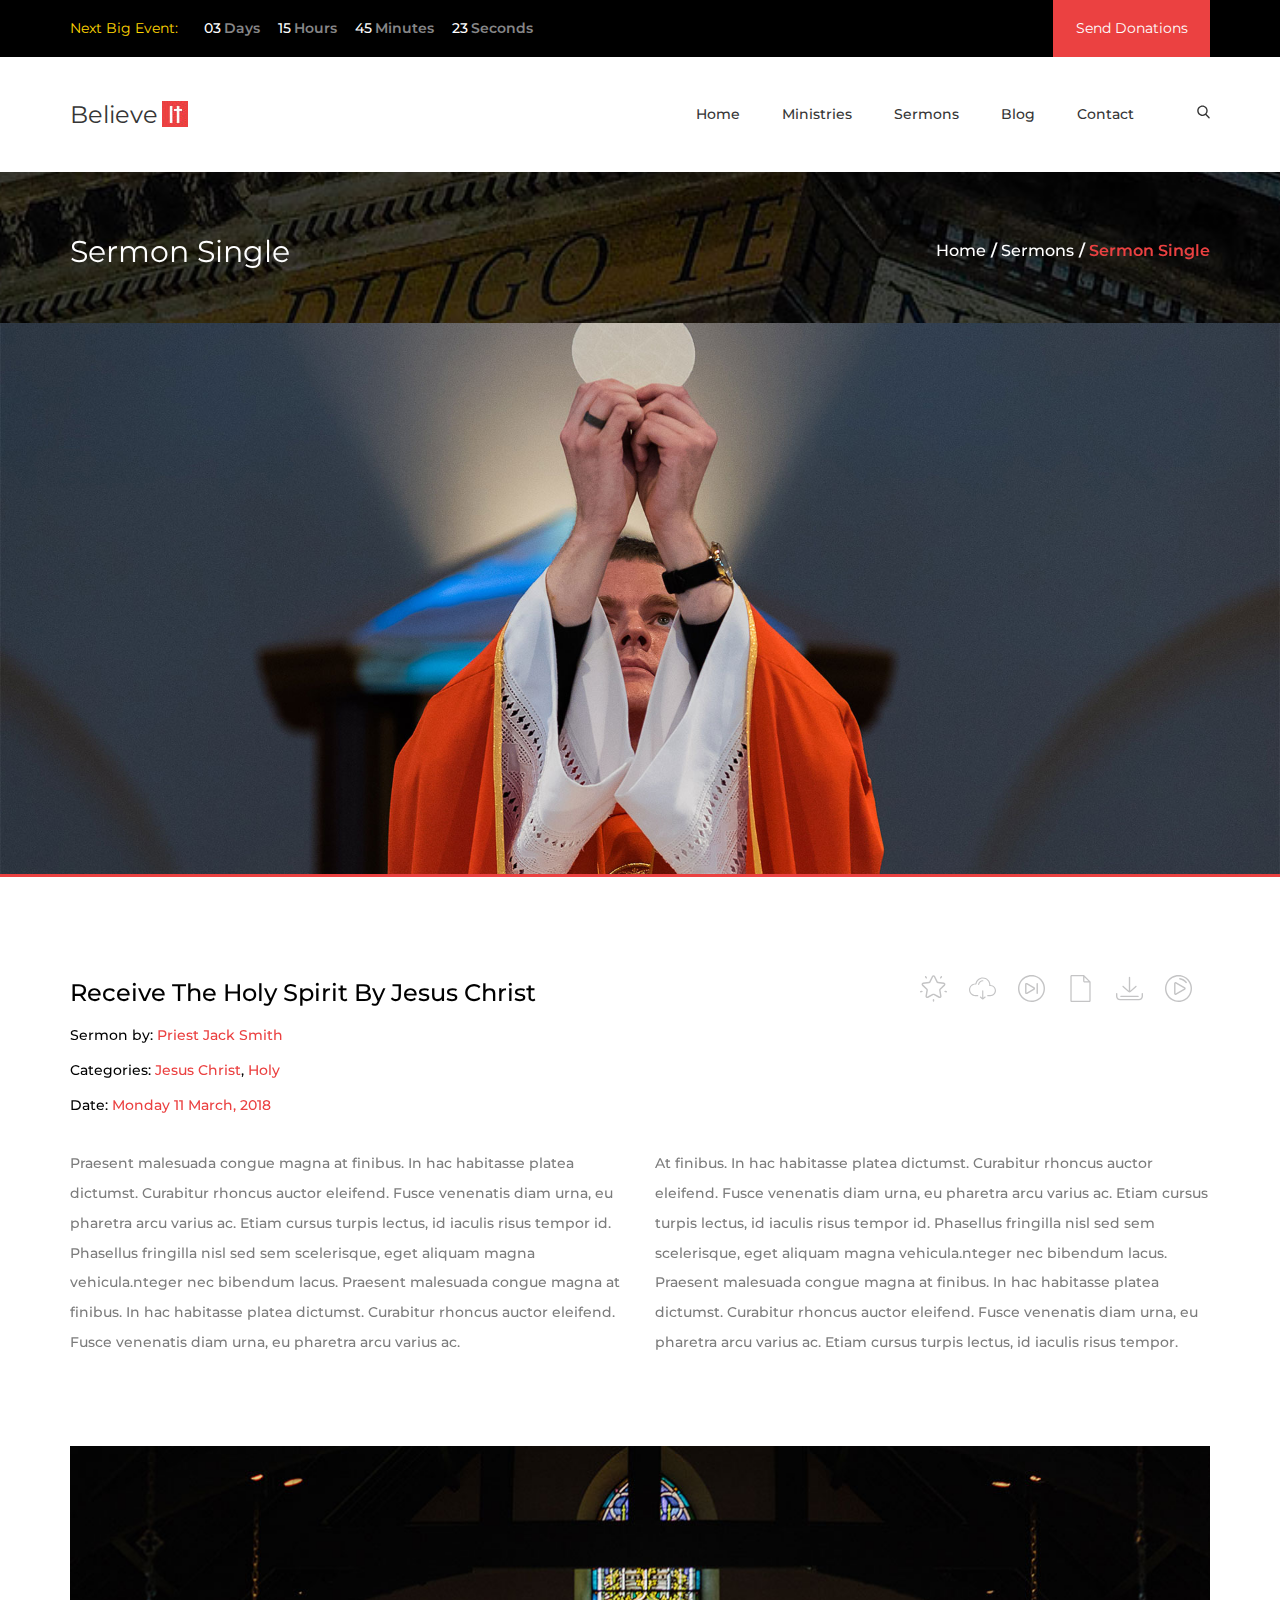
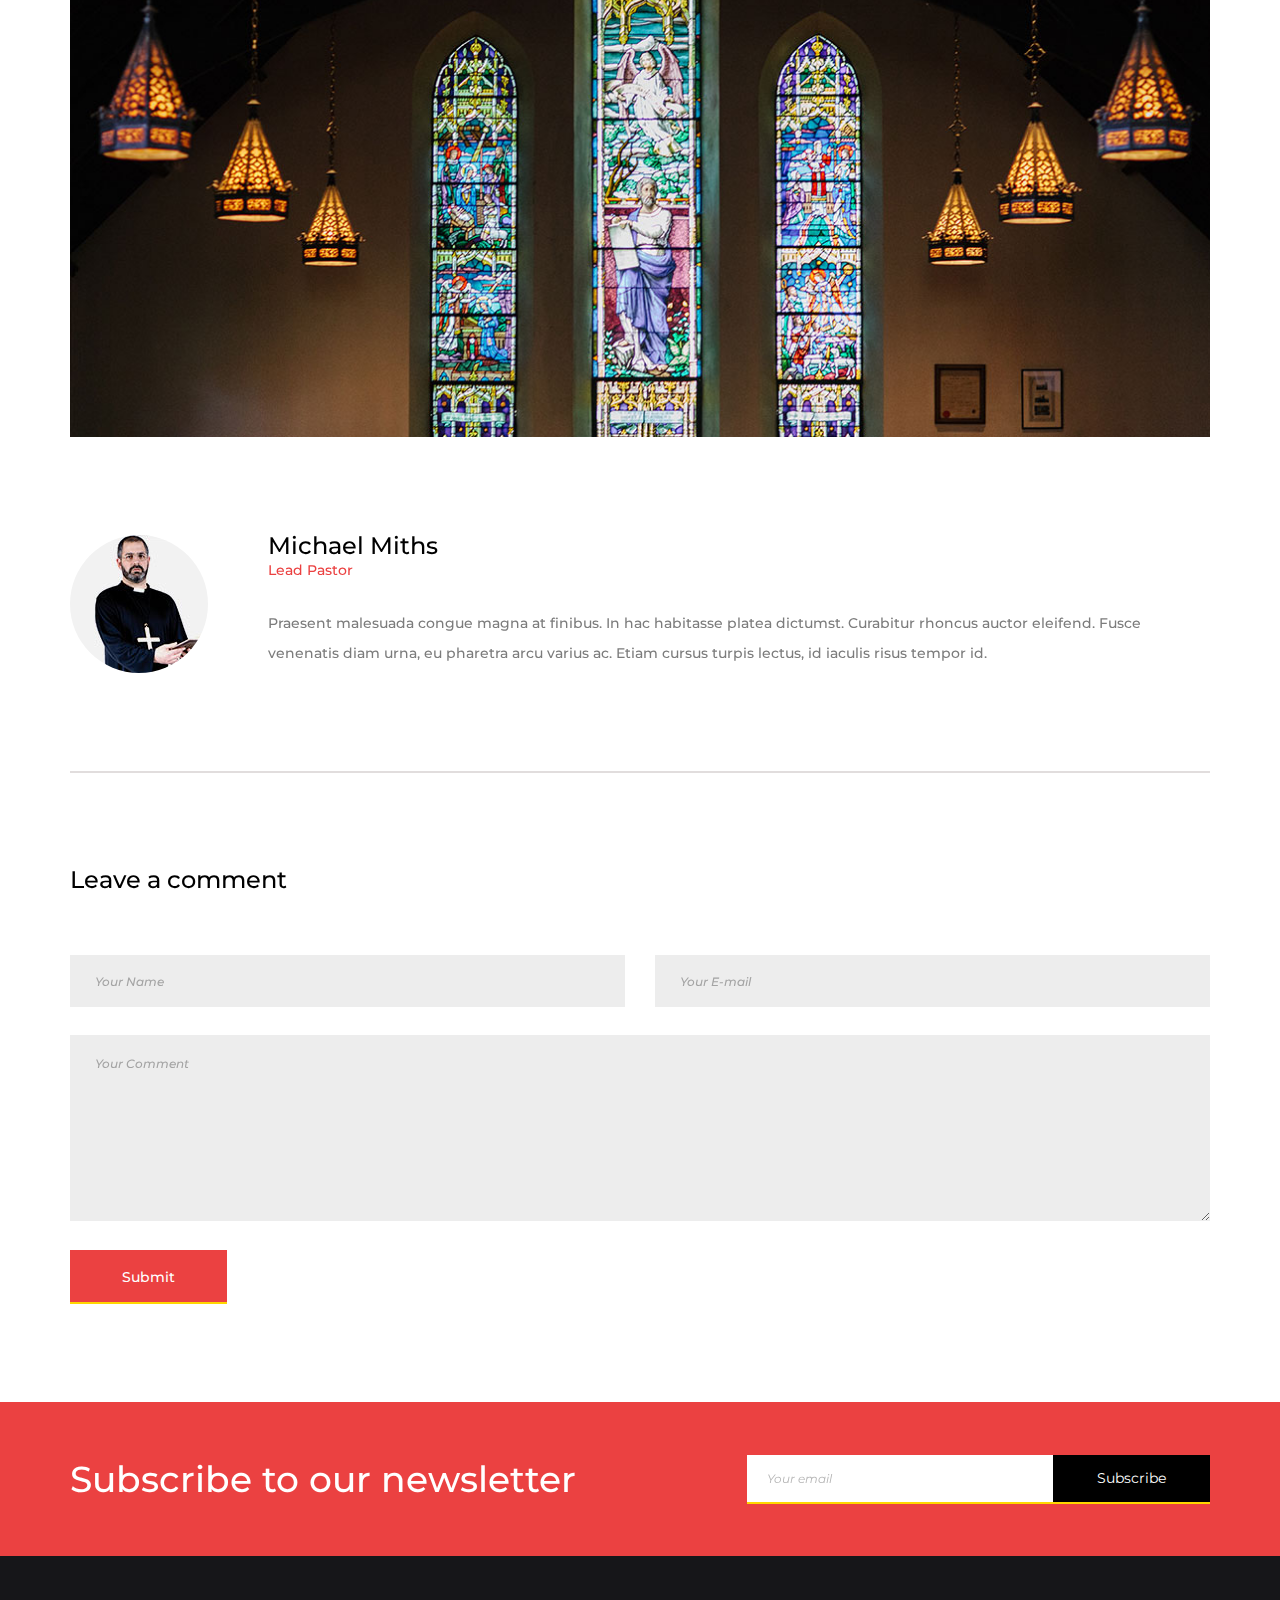
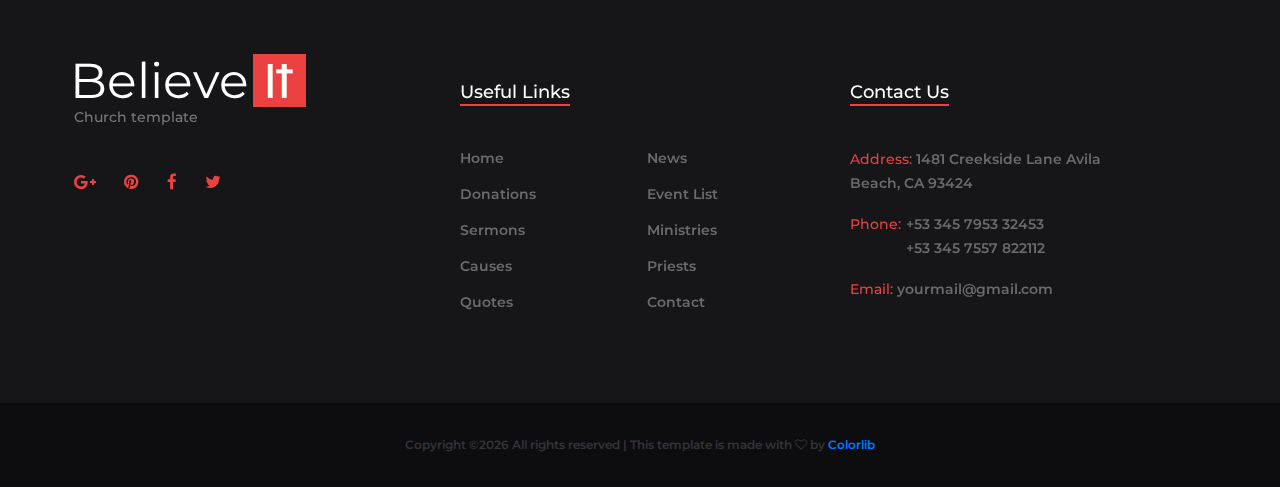
<file: sermon_single.html>
<!DOCTYPE html>
<html lang="en">
<head>
<title>Sermon</title>
<meta charset="utf-8">
<meta http-equiv="X-UA-Compatible" content="IE=edge">
<meta name="description" content="Demo project">
<meta name="viewport" content="width=device-width, initial-scale=1">
<link rel="stylesheet" type="text/css" href="styles/bootstrap4/bootstrap.min.css">
<link href="plugins/font-awesome-4.7.0/css/font-awesome.min.css" rel="stylesheet" type="text/css">
<link rel="stylesheet" type="text/css" href="styles/sermon_single.css">
<link rel="stylesheet" type="text/css" href="styles/sermon_single_responsive.css">
</head>
<body>

<div class="super_container">
	
	<!-- Header -->

	<header class="header">
		
		<!-- Top Bar -->

		<div class="top_bar">
			<div class="container">
				<div class="row">
					<div class="col top_bar_content d-flex flex-row align-items-center justify-content-start">
						<div class="event_timer">
							<span>Next Big Event:</span>
							<ul class="timer">
								<li class="d-inline-flex">
									<div id="day" class="timer_num">03</div>
									<div class="timer_unit">Days</div>
								</li>
								<li class="d-inline-flex">
									<div id="hour" class="timer_num">15</div>
									<div class="timer_unit">Hours</div>
								</li>
								<li class="d-inline-flex">
									<div id="minute" class="timer_num">45</div>
									<div class="timer_unit">Minutes</div>
								</li>
								<li class="d-inline-flex">
									<div id="second" class="timer_num">23</div>
									<div class="timer_unit">Seconds</div>
								</li>
							</ul>
						</div>
						<div class="donations_button ml-auto">
							<a href="#">Send Donations</a>
						</div>
					</div>
				</div>
			</div>
		</div>

		<!-- Header Content -->

		<div class="header_container">
			<div class="container">
				<div class="row">
					<div class="col">
						<div class="header_content d-flex flex-row align-items-center justify-content-start">

							<!-- Logo -->
							<div class="logo_container">
								<div class="logo">
									<a href="#">
										<span>Believe</span>
										<img src="images/logo.jpg" alt="">
									</a>
								</div>
							</div>

							<!-- Navigation and Search -->
							<div class="header_nav_container ml-auto">
								<nav class="main_nav">
									<ul>
										<li><a href="index.html">Home</a></li>
										<li><a href="ministries.html">Ministries</a></li>
										<li><a href="sermons.html">Sermons</a></li>
										<li><a href="blog.html">Blog</a></li>
										<li><a href="contact.html">Contact</a></li>
									</ul>
								</nav>
								<div class="search">
									<svg xmlns="http://www.w3.org/2000/svg" xmlns:xlink="http://www.w3.org/1999/xlink" version="1.1" id="Capa_1" x="0px" y="0px" viewBox="0 0 56.966 56.966" style="enable-background:new 0 0 56.966 56.966;" xml:space="preserve" width="13px" height="14px">
										<path class="search_path" d="M55.146,51.887L41.588,37.786c3.486-4.144,5.396-9.358,5.396-14.786c0-12.682-10.318-23-23-23s-23,10.318-23,23  s10.318,23,23,23c4.761,0,9.298-1.436,13.177-4.162l13.661,14.208c0.571,0.593,1.339,0.92,2.162,0.92  c0.779,0,1.518-0.297,2.079-0.837C56.255,54.982,56.293,53.08,55.146,51.887z M23.984,6c9.374,0,17,7.626,17,17s-7.626,17-17,17  s-17-7.626-17-17S14.61,6,23.984,6z" fill="#353535"/>
									</svg>
								</div>
							</div>

							<!-- Hamburger -->

							<div class="hamburger ml-auto">
								<i class="fa fa-bars" aria-hidden="true"></i>
							</div>

						</div>
					</div>
				</div>
			</div>

			<div class="header_search_container">
				<div class="container">
					<div class="row">
						<div class="col">
							<div class="header_search_content d-flex flex-row align-items-center justify-content-end">
								<form action="#" class="header_search_form">
									<input type="search" class="search_input" placeholder="Search" required="required">
									<button class="header_search_button d-flex flex-column align-items-center justify-content-center">
										<svg xmlns="http://www.w3.org/2000/svg" xmlns:xlink="http://www.w3.org/1999/xlink" version="1.1" id="Capa_2" x="0px" y="0px" viewBox="0 0 56.966 56.966" style="enable-background:new 0 0 56.966 56.966;" xml:space="preserve" width="20px" height="20px">
											<path class="search_path" d="M55.146,51.887L41.588,37.786c3.486-4.144,5.396-9.358,5.396-14.786c0-12.682-10.318-23-23-23s-23,10.318-23,23  s10.318,23,23,23c4.761,0,9.298-1.436,13.177-4.162l13.661,14.208c0.571,0.593,1.339,0.92,2.162,0.92  c0.779,0,1.518-0.297,2.079-0.837C56.255,54.982,56.293,53.08,55.146,51.887z M23.984,6c9.374,0,17,7.626,17,17s-7.626,17-17,17  s-17-7.626-17-17S14.61,6,23.984,6z" fill="#353535"/>
										</svg>
									</button>
								</form>
							</div>
						</div>
					</div>
				</div>			
			</div>
		</div>

	</header>

	<!-- Menu -->

	<div class="menu d-flex flex-column align-items-center justify-content-center">
		<div class="menu_content">
			<div class="cross_1 d-flex flex-column align-items-center justify-content-center"><img src="images/cross_1.png" alt=""></div>
			<form action="#" class="menu_search_form">
				<input type="search" class="menu_search_input" placeholder="Search" required="required">
				<button class="menu_search_button d-flex flex-column align-items-center justify-content-center">
				<svg xmlns="http://www.w3.org/2000/svg" xmlns:xlink="http://www.w3.org/1999/xlink" version="1.1" id="Capa_3" x="0px" y="0px" viewBox="0 0 56.966 56.966" style="enable-background:new 0 0 56.966 56.966;" xml:space="preserve" width="20px" height="20px">
					<path class="search_path" d="M55.146,51.887L41.588,37.786c3.486-4.144,5.396-9.358,5.396-14.786c0-12.682-10.318-23-23-23s-23,10.318-23,23  s10.318,23,23,23c4.761,0,9.298-1.436,13.177-4.162l13.661,14.208c0.571,0.593,1.339,0.92,2.162,0.92  c0.779,0,1.518-0.297,2.079-0.837C56.255,54.982,56.293,53.08,55.146,51.887z M23.984,6c9.374,0,17,7.626,17,17s-7.626,17-17,17  s-17-7.626-17-17S14.61,6,23.984,6z" fill="#353535"/>
				</svg>
			</button>
			</form>
			<nav class="menu_nav">
				<ul>
					<li><a href="index.html">Home</a></li>
					<li><a href="ministries.html">Ministries</a></li>
					<li><a href="sermons.html">Sermons</a></li>
					<li><a href="blog.html">Blog</a></li>
					<li><a href="contact.html">Contact</a></li>
				</ul>
			</nav>
		</div>
		<div class="menu_close"><i class="fa fa-times" aria-hidden="true"></i></div>
	</div>

	<!-- Home -->

	<div class="home">
		<div class="home_background parallax-window" data-parallax="scroll" data-image-src="images/sermon_single.jpg" data-speed="0.8"></div>
		<div class="container">
			<div class="row">
				<div class="col">
					<div class="home_container">
						<div class="home_content d-flex flex-row align-items-center justify-content-start">
							<div class="home_title">Sermon Single</div>
							<div class="home_breadcrumbs ml-auto">
								<ul class="breadcrumbs">
									<li><a href="index.html">Home</a></li>
									<li><a href="sermons.html">Sermons</a></li>
									<li>Sermon Single</li>
								</ul>
							</div>
						</div>
					</div>
				</div>
			</div>
		</div>
	</div>

	<!-- Sermon -->

	<div class="sermon">
		<div class="sermon_image_big"><img src="images/sermon_big.jpg" alt=""></div>
		<div class="container">
			<div class="row">
				<div class="col">
					<div class="sermon_title_container d-flex flex-lg-row flex-column align-items-start justify-content-start">
						<div class="sermon_content">
							<div class="sermon_title">Receive The Holy Spirit By Jesus Christ</div>
							<ul class="sermon_list">
								<li>Sermon by: <a href="#">Priest Jack Smith</a></li>
								<li>Categories: <a href="#">Jesus Christ</a>, <a href="#">Holy</a></li>
								<li>Date: <a href="#">Monday 11 March, 2018</a></li>
							</ul>
							
						</div>
						<div class="sermon_buttons ml-lg-auto">
							<ul>
								<li class="sermon_item"><img class="svg" src="images/sermon_1.svg" alt=""></li>
								<li class="sermon_item"><img class="svg" src="images/sermon_2.svg" alt=""></li>
								<li class="sermon_item"><img class="svg" src="images/sermon_3.svg" alt=""></li>
								<li class="sermon_item"><img class="svg" src="images/sermon_4.svg" alt=""></li>
								<li class="sermon_item"><img class="svg" src="images/sermon_5.svg" alt=""></li>
								<li class="sermon_item"><img class="svg" src="images/sermon_6.svg" alt=""></li>
							</ul>
						</div>
					</div>
				</div>
			</div>
			<div class="row">
				<div class="col-lg-6">
					<div class="sermon_text">
						<p>Praesent malesuada congue magna at finibus. In hac habitasse platea dictumst. Curabitur rhoncus auctor eleifend. Fusce venenatis diam urna, eu pharetra arcu varius ac. Etiam cursus turpis lectus, id iaculis risus tempor id. Phasellus fringilla nisl sed sem scelerisque, eget aliquam magna vehicula.nteger nec bibendum lacus. Praesent malesuada congue magna at finibus. In hac habitasse platea dictumst. Curabitur rhoncus auctor eleifend. Fusce venenatis diam urna, eu pharetra arcu varius ac.</p>
					</div>
				</div>
				<div class="col-lg-6">
					<div class="sermon_text">
						<p>At finibus. In hac habitasse platea dictumst. Curabitur rhoncus auctor eleifend. Fusce venenatis diam urna, eu pharetra arcu varius ac. Etiam cursus turpis lectus, id iaculis risus tempor id. Phasellus fringilla nisl sed sem scelerisque, eget aliquam magna vehicula.nteger nec bibendum lacus. Praesent malesuada congue magna at finibus. In hac habitasse platea dictumst. Curabitur rhoncus auctor eleifend. Fusce venenatis diam urna, eu pharetra arcu varius ac. Etiam cursus turpis lectus, id iaculis risus tempor.</p>
					</div>
				</div>
			</div>
			<div class="row">
				<div class="col">
					<div class="sermon_image_small"><img src="images/sermon_small.jpg" alt=""></div>
				</div>
			</div>
			<div class="row">
				<div class="col">
					<div class="sermon_pastor d-flex flex-row align-items-start justify-content-start">
						<div class="sermon_pastor_image_container">
							<div class="sermon_pastor_image"><img src="images/sermon_pastor.jpg" alt=""></div>
						</div>
						<div class="sermon_pastor_content">
							<div class="sermon_pastor_title">Michael Miths</div>
							<div class="sermon_pastor_subtitle">Lead Pastor</div>
							<div class="sermon_pastor_text">
								<p>Praesent malesuada congue magna at finibus. In hac habitasse platea dictumst. Curabitur rhoncus auctor eleifend. Fusce venenatis diam urna, eu pharetra arcu varius ac. Etiam cursus turpis lectus, id iaculis risus tempor id.</p>
							</div>
						</div>
					</div>
				</div>
			</div>
			<div class="row">
				<div class="col">
					<div class="comment_form_container">
						<div class="comment_title">Leave a comment</div>
						<form action="#" class="comment_form">
							<div class="row">
								<div class="col-md-6">
									<input type="text" class="comment_input comment_input_name" placeholder="Your Name" required="required">
								</div>
								<div class="col-md-6">
									<input type="email" class="comment_input comment_input_email" placeholder="Your E-mail" required="required">
								</div>
							</div>
							<textarea id="comment_text_area" placeholder="Your Comment" class="comment_text"></textarea>
							<button class="comment_button trans_200">Submit</button>
						</form>
					</div>
				</div>
			</div>
		</div>
	</div>

	<!-- Newsletter -->

	<div class="newsletter">
		<div class="container">
			<div class="row">
				<div class="col">
					<div class="newsletter_content d-flex flex-lg-row flex-column align-items-center justify-content-start">
						<div class="newsletter_title">Subscribe to our newsletter</div>
						<div class="newsletter_form_container ml-lg-auto">
							<form action="#" id="newsletter_form" class="newsletter_form">
								<input type="email" class="newsletter_input" placeholder="Your email" required="required">
								<button id="newsletter_button" class="newsletter_button">Subscribe</button>
							</form>
						</div>
					</div>
				</div>
			</div>
		</div>
	</div>

	<!-- Footer -->

	<footer class="footer">
		<div class="container">
			<div class="row">

				<!-- Footer Column -->
				<div class="col-lg-4 footer_col">

					<!-- Logo -->
					<div class="logo_container">
						<div class="logo">
							<a href="#">
								<span>Believe</span>
								<img src="images/logo_large.jpg" alt="">
							</a>
						</div>
						<div class="logo_subtitle">Church template</div>
					</div>
					<div class="footer_social">
						<ul>
							<li><a href="#"><i class="fa fa-google-plus" aria-hidden="true"></i></a></li>
							<li><a href="#"><i class="fa fa-pinterest" aria-hidden="true"></i></a></li>
							<li><a href="#"><i class="fa fa-facebook" aria-hidden="true"></i></a></li>
							<li><a href="#"><i class="fa fa-twitter" aria-hidden="true"></i></a></li>
						</ul>
					</div>
				</div>

				<!-- Footer Column -->
				<div class="col-lg-4 footer_col">
					<div class="footer_links">
						<div class="footer_title">Useful Links</div>
						<ul>
							<li><a href="index.html">Home</a></li>
							<li><a href="#">Donations</a></li>
							<li><a href="sermons.html">Sermons</a></li>
							<li><a href="#">Causes</a></li>
							<li><a href="#">Quotes</a></li>
							<li><a href="blog.html">News</a></li>
							<li><a href="#">Event List</a></li>
							<li><a href="ministries.html">Ministries</a></li>
							<li><a href="#">Priests</a></li>
							<li><a href="contact.html">Contact</a></li>
						</ul>
					</div>
				</div>

				<!-- Footer Column -->
				<div class="col-lg-3 footer_col">
					<div class="footer_contact">
						<div class="footer_title">Contact Us</div>
						<ul>
							<li><span>Address: </span>1481 Creekside Lane Avila Beach, CA 93424</li>
							<li class="footer_contact_phone">
								<span>Phone: </span>
								<div>
									<div> +53 345 7953 32453</div>
									<div> +53 345 7557 822112</div>
								</div>
							</li>
							<li><span>Email: </span>yourmail@gmail.com</li>
						</ul>
					</div>
				</div>

			</div>
		</div>

		<!-- Copyright -->
		<div class="copyright text-center"><!-- Link back to Colorlib can't be removed. Template is licensed under CC BY 3.0. -->
Copyright &copy;<script>document.write(new Date().getFullYear());</script> All rights reserved | This template is made with <i class="fa fa-heart-o" aria-hidden="true"></i> by <a href="https://colorlib.com" target="_blank">Colorlib</a>
<!-- Link back to Colorlib can't be removed. Template is licensed under CC BY 3.0. -->
</div>

	</footer>

</div>

<script src="js/jquery-3.2.1.min.js"></script>
<script src="styles/bootstrap4/popper.js"></script>
<script src="styles/bootstrap4/bootstrap.min.js"></script>
<script src="plugins/easing/easing.js"></script>
<script src="plugins/parallax-js-master/parallax.min.js"></script>
<script src="js/sermon_single_custom.js"></script>
</body>
</html>
</file>
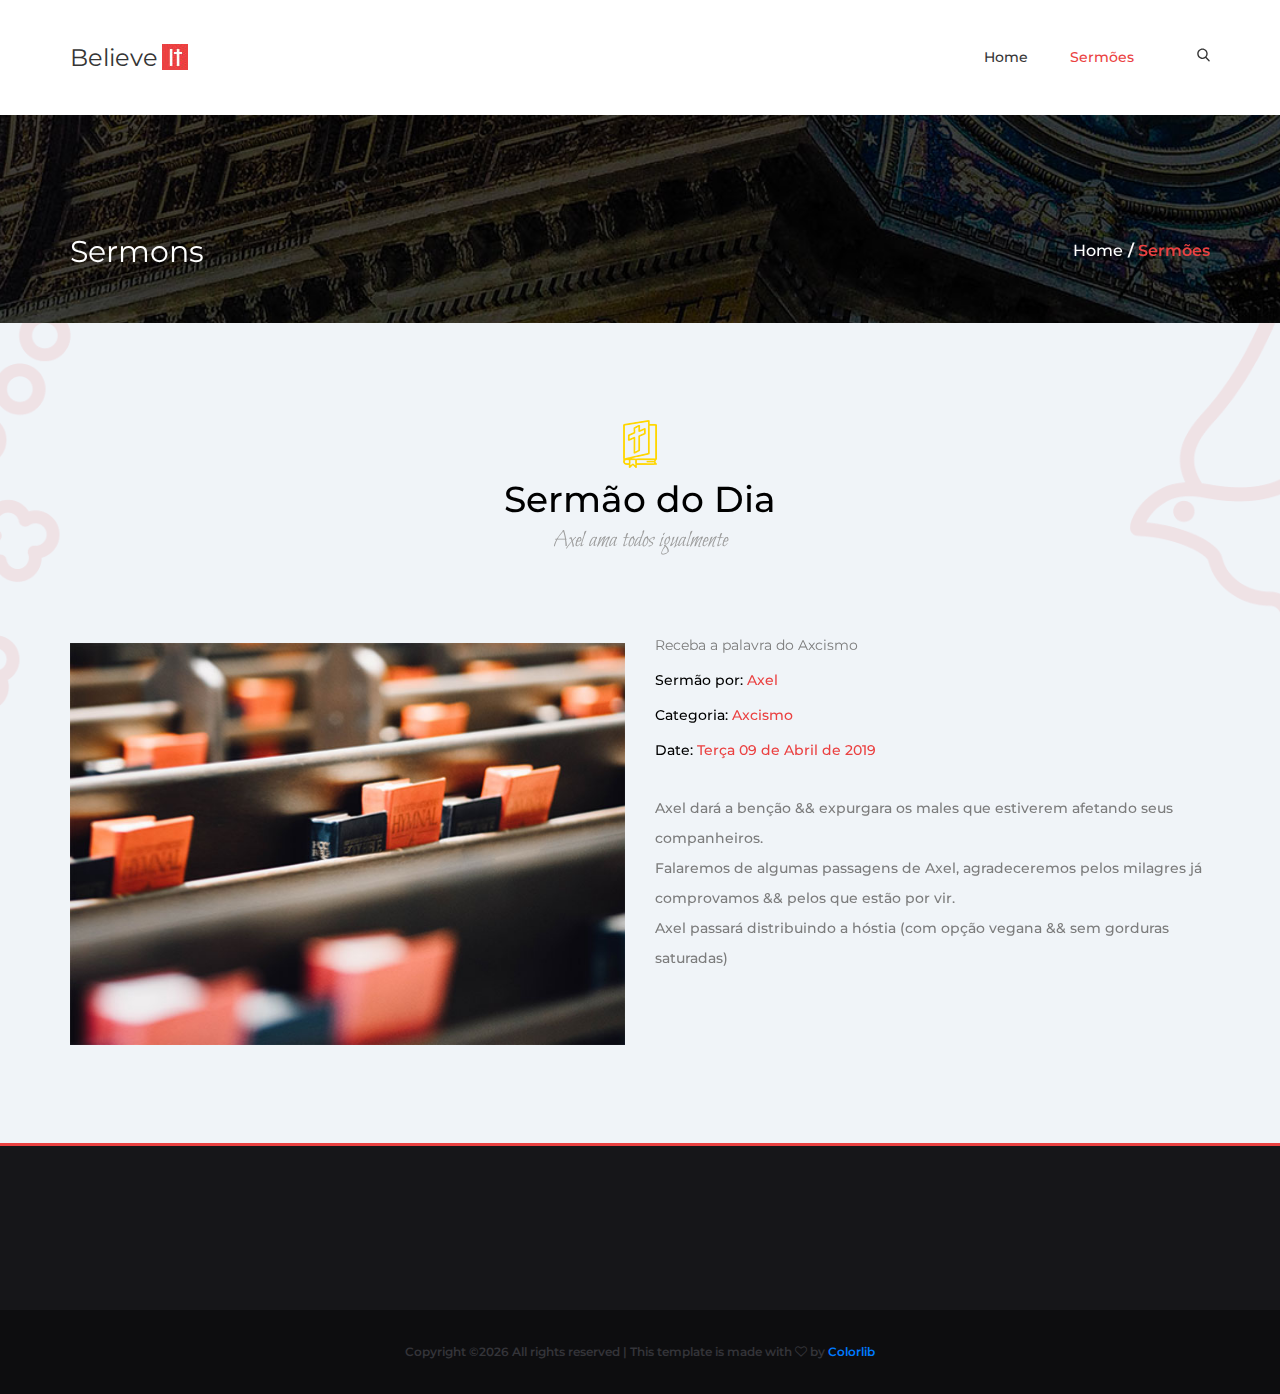
<file: sermons.html>
<!DOCTYPE html>
<html lang="en">
<head>
<title>Axcismo</title>
<meta charset="utf-8">
<meta http-equiv="X-UA-Compatible" content="IE=edge">
<meta name="description" content="Demo project">
<meta name="viewport" content="width=device-width, initial-scale=1">
<link rel="stylesheet" type="text/css" href="styles/bootstrap4/bootstrap.min.css">
<link href="plugins/font-awesome-4.7.0/css/font-awesome.min.css" rel="stylesheet" type="text/css">
<link rel="stylesheet" type="text/css" href="plugins/OwlCarousel2-2.2.1/owl.carousel.css">
<link rel="stylesheet" type="text/css" href="plugins/OwlCarousel2-2.2.1/owl.theme.default.css">
<link rel="stylesheet" type="text/css" href="plugins/OwlCarousel2-2.2.1/animate.css">
<link rel="stylesheet" type="text/css" href="styles/sermons.css">
<link rel="stylesheet" type="text/css" href="styles/sermons_responsive.css">
</head>
<body>

<div class="super_container">
	
	<!-- Header -->

	<header class="header">
		
		<!-- Top Bar -->

<!-- 		<div class="top_bar">
			<div class="container">
				<div class="row">
					<div class="col top_bar_content d-flex flex-row align-items-center justify-content-start">
						<div class="event_timer">
							<span>Próximo Grande Evento:</span>
							<ul class="timer">
								<li class="d-inline-flex">
									<div id="day" class="timer_num">00</div>
									<div class="timer_unit">Dias</div>
								</li>
								<li class="d-inline-flex">
									<div id="hour" class="timer_num">15</div>
									<div class="timer_unit">Horas</div>
								</li>
								<li class="d-inline-flex">
									<div id="minute" class="timer_num">00</div>
									<div class="timer_unit">Minutos</div>
								</li>
								<li class="d-inline-flex">
									<div id="second" class="timer_num">00</div>
									<div class="timer_unit">Segundos</div>
								</li>
							</ul>
						</div>
						<div class="donations_button ml-auto">
							<a href="#">Envie Doações</a>
						</div>
					</div>
				</div>
			</div>
		</div> -->

		<!-- Header Content -->

		<div class="header_container">
			<div class="container">
				<div class="row">
					<div class="col">
						<div class="header_content d-flex flex-row align-items-center justify-content-start">

							<!-- Logo -->
							<div class="logo_container">
								<div class="logo">
									<a href="#">
										<span>Believe</span>
										<img src="images/logo.jpg" alt="">
									</a>
								</div>
							</div>

							<!-- Navigation and Search -->
							<div class="header_nav_container ml-auto">
								<nav class="main_nav">
									<ul>
										<li><a href="index.html">Home</a></li>
										<!-- <li><a href="ministries.html">Ministries</a></li> -->
										<li class="active"><a href="#">Sermões</a></li>
										<!-- <li><a href="blog.html">Blog</a></li> -->
										<!-- <li><a href="contact.html">Contato</a></li> -->
									</ul>
								</nav>
								<div class="search">
									<svg xmlns="http://www.w3.org/2000/svg" xmlns:xlink="http://www.w3.org/1999/xlink" version="1.1" id="Capa_1" x="0px" y="0px" viewBox="0 0 56.966 56.966" style="enable-background:new 0 0 56.966 56.966;" xml:space="preserve" width="13px" height="14px">
										<path class="search_path" d="M55.146,51.887L41.588,37.786c3.486-4.144,5.396-9.358,5.396-14.786c0-12.682-10.318-23-23-23s-23,10.318-23,23  s10.318,23,23,23c4.761,0,9.298-1.436,13.177-4.162l13.661,14.208c0.571,0.593,1.339,0.92,2.162,0.92  c0.779,0,1.518-0.297,2.079-0.837C56.255,54.982,56.293,53.08,55.146,51.887z M23.984,6c9.374,0,17,7.626,17,17s-7.626,17-17,17  s-17-7.626-17-17S14.61,6,23.984,6z" fill="#353535"/>
									</svg>
								</div>
							</div>

							<!-- Hamburger -->

							<div class="hamburger ml-auto">
								<i class="fa fa-bars" aria-hidden="true"></i>
							</div>

						</div>
					</div>
				</div>
			</div>

			<div class="header_search_container">
				<div class="container">
					<div class="row">
						<div class="col">
							<div class="header_search_content d-flex flex-row align-items-center justify-content-end">
								<form action="#" class="header_search_form">
									<input type="search" class="search_input" placeholder="Search" required="required">
									<button class="header_search_button d-flex flex-column align-items-center justify-content-center">
										<svg xmlns="http://www.w3.org/2000/svg" xmlns:xlink="http://www.w3.org/1999/xlink" version="1.1" id="Capa_2" x="0px" y="0px" viewBox="0 0 56.966 56.966" style="enable-background:new 0 0 56.966 56.966;" xml:space="preserve" width="20px" height="20px">
											<path class="search_path" d="M55.146,51.887L41.588,37.786c3.486-4.144,5.396-9.358,5.396-14.786c0-12.682-10.318-23-23-23s-23,10.318-23,23  s10.318,23,23,23c4.761,0,9.298-1.436,13.177-4.162l13.661,14.208c0.571,0.593,1.339,0.92,2.162,0.92  c0.779,0,1.518-0.297,2.079-0.837C56.255,54.982,56.293,53.08,55.146,51.887z M23.984,6c9.374,0,17,7.626,17,17s-7.626,17-17,17  s-17-7.626-17-17S14.61,6,23.984,6z" fill="#353535"/>
										</svg>
									</button>
								</form>
							</div>
						</div>
					</div>
				</div>			
			</div>
		</div>

	</header>

	<!-- Menu -->

	<div class="menu d-flex flex-column align-items-center justify-content-center">
		<div class="menu_content">
			<div class="cross_1 d-flex flex-column align-items-center justify-content-center"><img src="images/cross_1.png" alt=""></div>
			<form action="#" class="menu_search_form">
				<input type="search" class="menu_search_input" placeholder="Search" required="required">
				<button class="menu_search_button d-flex flex-column align-items-center justify-content-center">
				<svg xmlns="http://www.w3.org/2000/svg" xmlns:xlink="http://www.w3.org/1999/xlink" version="1.1" id="Capa_3" x="0px" y="0px" viewBox="0 0 56.966 56.966" style="enable-background:new 0 0 56.966 56.966;" xml:space="preserve" width="20px" height="20px">
					<path class="search_path" d="M55.146,51.887L41.588,37.786c3.486-4.144,5.396-9.358,5.396-14.786c0-12.682-10.318-23-23-23s-23,10.318-23,23  s10.318,23,23,23c4.761,0,9.298-1.436,13.177-4.162l13.661,14.208c0.571,0.593,1.339,0.92,2.162,0.92  c0.779,0,1.518-0.297,2.079-0.837C56.255,54.982,56.293,53.08,55.146,51.887z M23.984,6c9.374,0,17,7.626,17,17s-7.626,17-17,17  s-17-7.626-17-17S14.61,6,23.984,6z" fill="#353535"/>
				</svg>
			</button>
			</form>
			<nav class="menu_nav">
				<ul>
					<li class="active"><a href="index.html">Home</a></li>
					<!-- <li><a href="ministries.html">Ministries</a></li> -->
					<li><a href="#">Sermões</a></li>
					<!-- <li><a href="blog.html">Blog</a></li> -->
					<!-- <li><a href="contact.html">Contact</a></li> -->
				</ul>
			</nav>
		</div>
		<div class="menu_close"><i class="fa fa-times" aria-hidden="true"></i></div>
	</div>

	<!-- Home -->

	<div class="home">
		<div class="home_background parallax-window" data-parallax="scroll" data-image-src="images/sermons.jpg" data-speed="0.8"></div>
		<div class="container">
			<div class="row">
				<div class="col">
					<div class="home_container">
						<div class="home_content d-flex flex-row align-items-center justify-content-start">
							<div class="home_title">Sermons</div>
							<div class="home_breadcrumbs ml-auto">
								<ul class="breadcrumbs">
									<li><a href="index.html">Home</a></li>
									<li>Sermões</li>
								</ul>
							</div>
						</div>
					</div>
				</div>
			</div>
		</div>
	</div>

	<!-- Sermon -->

	<div class="sermon">
			<div class="sermon_background" style="background-image:url(images/sermon.png)"></div>
			<div class="container">
				<div class="row">
					<div class="col">
						<div class="section_title_container">
							<div class="section_image"><img src="images/church_3.png" alt=""></div>
							<div class="section_title"><h2>Sermão do Dia</h2></div>
							<div class="section_subtitle">Axel ama todos igualmente</div>
						</div>
					</div>
				</div>
			<div class="row sermon_row">

				<!-- Sermon Image -->
				<div class="col-lg-6">
					<div class="sermon_image"><img src="images/sermon_image.jpg" alt=""></div>
				</div>
				
				<!-- Sermon Content -->
				<!-- <div class="col-lg-6">
					<div class="sermon_content">
						<div class="sermon_title"><a href="sermon_single.html">Receive The Holy Spirit By Jesus Christ</a></div>
						<ul class="sermon_list">
							<li>Sermon by: <a href="#">Priest Jack Smith</a></li>
							<li>Categories: <a href="#">Jesus Christ</a>, <a href="#">Holy</a></li>
							<li>Date: <a href="#">Monday 11 March, 2018</a></li>
						</ul>
						<div class="sermon_text">
							<p>Praesent malesuada congue magna at finibus. In hac habitasse platea dictumst. Curabitur rhoncus auctor eleifend. Fusce venenatis diam urna, eu pharetra arcu varius ac. Etiam cursus turpis lectus, id iaculis risus tempor id. Phasellus fringilla nisl sed sem scelerisque, eget aliquam magna vehicula.nteger nec bibendum lacus.</p>
						</div>
						<div class="sermon_buttons">
							<ul>
								<li class="sermon_item"><img class="svg" src="images/sermon_1.svg" alt=""></li>
								<li class="sermon_item"><img class="svg" src="images/sermon_2.svg" alt=""></li>
								<li class="sermon_item"><img class="svg" src="images/sermon_3.svg" alt=""></li>
								<li class="sermon_item"><img class="svg" src="images/sermon_4.svg" alt=""></li>
								<li class="sermon_item"><img class="svg" src="images/sermon_5.svg" alt=""></li>
								<li class="sermon_item"><img class="svg" src="images/sermon_6.svg" alt=""></li>
							</ul>
						</div>
					</div>
				</div> -->

				<div class="col-lg-6">
					<div class="sermon_content">
						<div class="sermon_title">Receba a palavra do Axcismo</div>
						<ul class="sermon_list">
							<li>Sermão por: <a href="#">Axel</a></li>
							<li>Categoria: <a href="#">Axcismo</a></li>
							<li>Date: <a href="#">Terça 09 de Abril de 2019</a></li>
						</ul>
						<div class="sermon_text">
							<p>Axel dará a benção && expurgara os males que estiverem afetando seus companheiros.<br>
								Falaremos de algumas passagens de Axel, agradeceremos pelos milagres já comprovamos && pelos que estão por vir.<br>
								Axel passará distribuindo a hóstia (com opção vegana && sem gorduras saturadas) </p>
						</div>
						<!-- <div class="button sermon_button"><a href="sermons.html">Read More</a></div> -->
					</div>
				</div>

			</div>
		</div>
	</div>

	<!-- Popular -->

	<!-- <div class="popular">
		<div class="container">
			<div class="row">
				<div class="col">
					<div class="section_title_container">
						<div class="section_image"><img src="images/church_7.png" alt=""></div>
						<div class="section_title"><h2>Popular Sermons</h2></div>
						<div class="section_subtitle">God loves us all</div>
					</div>
				</div>
			</div>
			<div class="row popular_row"> -->

				<!-- Popular Sermon -->
			<!-- 	<div class="col-lg-6">
					<div class="popular_item">
						<div class="popular_image"><img src="images/popular_1.jpg" alt="https://unsplash.com/@joshapplegate"></div>
						<div class="sermon_content">
							<div class="sermon_title"><a href="sermon_single.html">Receive The Holy Spirit By Jesus Christ</a></div>
							<ul class="sermon_list">
								<li>Sermon by: <a href="#">Priest Jack Smith</a></li>
								<li>Categories: <a href="#">Jesus Christ</a>, <a href="#">Holy</a></li>
								<li>Date: <a href="#">Monday 11 March, 2018</a></li>
							</ul>
							<div class="sermon_text">
								<p>Praesent malesuada congue magna at finibus. In hac habitasse platea dictumst. Curabitur rhoncus auctor eleifend. Fusce venenatis diam urna, eu pharetra arcu varius ac. Etiam cursus turpis lectus, id iaculis risus tempor id. Phasellus fringilla nisl sed sem scelerisque, eget aliquam magna vehicula.nteger nec bibendum lacus.</p>
							</div>
							<div class="sermon_buttons">
								<ul>
									<li class="sermon_item"><img class="svg" src="images/sermon_1.svg" alt=""></li>
									<li class="sermon_item"><img class="svg" src="images/sermon_2.svg" alt=""></li>
									<li class="sermon_item"><img class="svg" src="images/sermon_3.svg" alt=""></li>
									<li class="sermon_item"><img class="svg" src="images/sermon_4.svg" alt=""></li>
									<li class="sermon_item"><img class="svg" src="images/sermon_5.svg" alt=""></li>
									<li class="sermon_item"><img class="svg" src="images/sermon_6.svg" alt=""></li>
								</ul>
							</div>
						</div>
					</div>
				</div> -->

				<!-- Popular Sermon -->
				<!-- <div class="col-lg-6">
					<div class="popular_item">
						<div class="popular_image"><img src="images/popular_2.jpg" alt="https://unsplash.com/@joshapplegate"></div>
						<div class="sermon_content">
							<div class="sermon_title"><a href="sermon_single.html">Receive The Holy Spirit By Jesus Christ</a></div>
							<ul class="sermon_list">
								<li>Sermon by: <a href="#">Priest Jack Smith</a></li>
								<li>Categories: <a href="#">Jesus Christ</a>, <a href="#">Holy</a></li>
								<li>Date: <a href="#">Monday 11 March, 2018</a></li>
							</ul>
							<div class="sermon_text">
								<p>Praesent malesuada congue magna at finibus. In hac habitasse platea dictumst. Curabitur rhoncus auctor eleifend. Fusce venenatis diam urna, eu pharetra arcu varius ac. Etiam cursus turpis lectus, id iaculis risus tempor id. Phasellus fringilla nisl sed sem scelerisque, eget aliquam magna vehicula.nteger nec bibendum lacus.</p>
							</div>
							<div class="sermon_buttons">
								<ul>
									<li class="sermon_item"><img class="svg" src="images/sermon_1.svg" alt=""></li>
									<li class="sermon_item"><img class="svg" src="images/sermon_2.svg" alt=""></li>
									<li class="sermon_item"><img class="svg" src="images/sermon_3.svg" alt=""></li>
									<li class="sermon_item"><img class="svg" src="images/sermon_4.svg" alt=""></li>
									<li class="sermon_item"><img class="svg" src="images/sermon_5.svg" alt=""></li>
									<li class="sermon_item"><img class="svg" src="images/sermon_6.svg" alt=""></li>
								</ul>
							</div>
						</div>
					</div>
				</div>
 -->
				<!-- Popular Sermon -->
			<!-- 	<div class="col-lg-6">
					<div class="popular_item">
						<div class="popular_image"><img src="images/popular_3.jpg" alt="https://unsplash.com/@joshapplegate"></div>
						<div class="sermon_content">
							<div class="sermon_title"><a href="sermon_single.html">Receive The Holy Spirit By Jesus Christ</a></div>
							<ul class="sermon_list">
								<li>Sermon by: <a href="#">Priest Jack Smith</a></li>
								<li>Categories: <a href="#">Jesus Christ</a>, <a href="#">Holy</a></li>
								<li>Date: <a href="#">Monday 11 March, 2018</a></li>
							</ul>
							<div class="sermon_text">
								<p>Praesent malesuada congue magna at finibus. In hac habitasse platea dictumst. Curabitur rhoncus auctor eleifend. Fusce venenatis diam urna, eu pharetra arcu varius ac. Etiam cursus turpis lectus, id iaculis risus tempor id. Phasellus fringilla nisl sed sem scelerisque, eget aliquam magna vehicula.nteger nec bibendum lacus.</p>
							</div>
							<div class="sermon_buttons">
								<ul>
									<li class="sermon_item"><img class="svg" src="images/sermon_1.svg" alt=""></li>
									<li class="sermon_item"><img class="svg" src="images/sermon_2.svg" alt=""></li>
									<li class="sermon_item"><img class="svg" src="images/sermon_3.svg" alt=""></li>
									<li class="sermon_item"><img class="svg" src="images/sermon_4.svg" alt=""></li>
									<li class="sermon_item"><img class="svg" src="images/sermon_5.svg" alt=""></li>
									<li class="sermon_item"><img class="svg" src="images/sermon_6.svg" alt=""></li>
								</ul>
							</div>
						</div>
					</div>
				</div>
 -->
				<!-- Popular Sermon -->
				<!-- <div class="col-lg-6">
					<div class="popular_item">
						<div class="popular_image"><img src="images/popular_4.jpg" alt="https://unsplash.com/@knixon"></div>
						<div class="sermon_content">
							<div class="sermon_title"><a href="sermon_single.html">Receive The Holy Spirit By Jesus Christ</a></div>
							<ul class="sermon_list">
								<li>Sermon by: <a href="#">Priest Jack Smith</a></li>
								<li>Categories: <a href="#">Jesus Christ</a>, <a href="#">Holy</a></li>
								<li>Date: <a href="#">Monday 11 March, 2018</a></li>
							</ul>
							<div class="sermon_text">
								<p>Praesent malesuada congue magna at finibus. In hac habitasse platea dictumst. Curabitur rhoncus auctor eleifend. Fusce venenatis diam urna, eu pharetra arcu varius ac. Etiam cursus turpis lectus, id iaculis risus tempor id. Phasellus fringilla nisl sed sem scelerisque, eget aliquam magna vehicula.nteger nec bibendum lacus.</p>
							</div>
							<div class="sermon_buttons">
								<ul>
									<li class="sermon_item"><img class="svg" src="images/sermon_1.svg" alt=""></li>
									<li class="sermon_item"><img class="svg" src="images/sermon_2.svg" alt=""></li>
									<li class="sermon_item"><img class="svg" src="images/sermon_3.svg" alt=""></li>
									<li class="sermon_item"><img class="svg" src="images/sermon_4.svg" alt=""></li>
									<li class="sermon_item"><img class="svg" src="images/sermon_5.svg" alt=""></li>
									<li class="sermon_item"><img class="svg" src="images/sermon_6.svg" alt=""></li>
								</ul>
							</div>
						</div>
					</div>
				</div>

			</div>
		</div>
	</div> -->

	<!-- Featured -->

	<div class="featured">
		<div class="container-fluid">
			<div class="row">

				<!-- Featured 1 -->
				<!-- <div class="col-lg-6 featured_col">
					<div class="featured_background parallax-window" data-parallax="scroll" data-image-src="images/featured_1.jpg" data-speed="0.8"></div>
					<div class="featured_1">
						<div class="sermon_content">
							<div class="sermon_title">Receive The Holy Spirit By Jesus Christ</div>
							<ul class="sermon_list">
								<li>Sermon by: <a href="#">Priest Jack Smith</a></li>
								<li>Categories: <a href="#">Jesus Christ</a>, <a href="#">Holy</a></li>
								<li>Date: <a href="#">Monday 11 March, 2018</a></li>
							</ul>
							<div class="sermon_text">
								<p>Praesent malesuada congue magna at finibus. In hac habitasse platea dictumst. Curabitur rhoncus auctor eleifend. Fusce venenatis diam urna, eu pharetra arcu varius ac. Etiam cursus turpis lectus, id iaculis risus tempor id. Phasellus fringilla nisl sed sem scelerisque, eget aliquam magna vehicula.nteger nec bibendum lacus.</p>
							</div>
							<div class="sermon_buttons">
								<ul>
									<li class="sermon_item"><img class="svg" src="images/sermon_1.svg" alt=""></li>
									<li class="sermon_item"><img class="svg" src="images/sermon_2.svg" alt=""></li>
									<li class="sermon_item"><img class="svg" src="images/sermon_3.svg" alt=""></li>
									<li class="sermon_item"><img class="svg" src="images/sermon_4.svg" alt=""></li>
									<li class="sermon_item"><img class="svg" src="images/sermon_5.svg" alt=""></li>
									<li class="sermon_item"><img class="svg" src="images/sermon_6.svg" alt=""></li>
								</ul>
							</div>
						</div>
					</div>
				</div> -->

				<!-- Featured 2 -->
				<!-- <div class="col-lg-6 featured_col_2">
					<div class="featured_background parallax-window" data-parallax="scroll" data-image-src="images/featured_2.jpg" data-speed="0.8"></div>
					<div class="featured_2">
						<div class="sermon_content">
							<div class="sermon_title">Receive The Holy Spirit By Jesus Christ</div>
							<ul class="sermon_list">
								<li>Sermon by: <a href="#">Priest Jack Smith</a></li>
								<li>Categories: <a href="#">Jesus Christ</a>, <a href="#">Holy</a></li>
								<li>Date: <a href="#">Monday 11 March, 2018</a></li>
							</ul>
							<div class="sermon_text">
								<p>Praesent malesuada congue magna at finibus. In hac habitasse platea dictumst. Curabitur rhoncus auctor eleifend. Fusce venenatis diam urna, eu pharetra arcu varius ac. Etiam cursus turpis lectus, id iaculis risus tempor id. Phasellus fringilla nisl sed sem scelerisque, eget aliquam magna vehicula.nteger nec bibendum lacus.</p>
							</div>
							<div class="sermon_buttons">
								<ul>
									<li class="sermon_item"><img class="svg" src="images/sermon_1.svg" alt=""></li>
									<li class="sermon_item"><img class="svg" src="images/sermon_2.svg" alt=""></li>
									<li class="sermon_item"><img class="svg" src="images/sermon_3.svg" alt=""></li>
									<li class="sermon_item"><img class="svg" src="images/sermon_4.svg" alt=""></li>
									<li class="sermon_item"><img class="svg" src="images/sermon_5.svg" alt=""></li>
									<li class="sermon_item"><img class="svg" src="images/sermon_6.svg" alt=""></li>
								</ul>
							</div>
						</div>
					</div>
				</div> -->

			</div>
		</div>
	</div>

	<!-- Newsletter -->

	<!-- <div class="newsletter">
		<div class="container">
			<div class="row">
				<div class="col">
					<div class="newsletter_content d-flex flex-lg-row flex-column align-items-center justify-content-start">
						<div class="newsletter_title">Subscribe to our newsletter</div>
						<div class="newsletter_form_container ml-lg-auto">
							<form action="#" id="newsletter_form" class="newsletter_form">
								<input type="email" class="newsletter_input" placeholder="Your email" required="required">
								<button id="newsletter_button" class="newsletter_button">Subscribe</button>
							</form>
						</div>
					</div>
				</div>
			</div>
		</div>
	</div> -->

	<!-- Footer -->

	<footer class="footer">
		<div class="container">
			<div class="row">

				<!-- Footer Column -->
				<div class="col-lg-4 footer_col">

					<!-- Logo -->
				<!-- 	<div class="logo_container">
						<div class="logo">
							<a href="#">
								<span>Believe</span>
								<img src="images/logo_large.jpg" alt="">
							</a>
						</div>
						<div class="logo_subtitle">Church template</div>
					</div>
					<div class="footer_social">
						<ul>
							<li><a href="#"><i class="fa fa-google-plus" aria-hidden="true"></i></a></li>
							<li><a href="#"><i class="fa fa-pinterest" aria-hidden="true"></i></a></li>
							<li><a href="#"><i class="fa fa-facebook" aria-hidden="true"></i></a></li>
							<li><a href="#"><i class="fa fa-twitter" aria-hidden="true"></i></a></li>
						</ul>
					</div> -->
				</div>

				<!-- Footer Column -->
			<!-- 	<div class="col-lg-4 footer_col">
					<div class="footer_links">
						<div class="footer_title">Useful Links</div>
						<ul>
							<li><a href="index.html">Home</a></li>
							<li><a href="#">Donations</a></li>
							<li><a href="#">Sermons</a></li>
							<li><a href="#">Causes</a></li>
							<li><a href="#">Quotes</a></li>
							<li><a href="blog.html">News</a></li>
							<li><a href="#">Event List</a></li>
							<li><a href="ministries.html">Ministries</a></li>
							<li><a href="#">Priests</a></li>
							<li><a href="contact.html">Contact</a></li>
						</ul>
					</div>
				</div> -->

				<!-- Footer Column -->
			<!-- 	<div class="col-lg-3 footer_col">
					<div class="footer_contact">
						<div class="footer_title">Contact Us</div>
						<ul>
							<li><span>Address: </span>1481 Creekside Lane Avila Beach, CA 93424</li>
							<li class="footer_contact_phone">
								<span>Phone: </span>
								<div>
									<div> +53 345 7953 32453</div>
									<div> +53 345 7557 822112</div>
								</div>
							</li>
							<li><span>Email: </span>yourmail@gmail.com</li>
						</ul>
					</div>
				</div> -->

			</div>
		</div>

		<!-- Copyright -->
		<div class="copyright text-center"><!-- Link back to Colorlib can't be removed. Template is licensed under CC BY 3.0. -->
Copyright &copy;<script>document.write(new Date().getFullYear());</script> All rights reserved | This template is made with <i class="fa fa-heart-o" aria-hidden="true"></i> by <a href="https://colorlib.com" target="_blank">Colorlib</a>
<!-- Link back to Colorlib can't be removed. Template is licensed under CC BY 3.0. -->
</div>

	</footer>

</div>

<script src="js/jquery-3.2.1.min.js"></script>
<script src="styles/bootstrap4/popper.js"></script>
<script src="styles/bootstrap4/bootstrap.min.js"></script>
<script src="plugins/OwlCarousel2-2.2.1/owl.carousel.js"></script>
<script src="plugins/easing/easing.js"></script>
<script src="plugins/parallax-js-master/parallax.min.js"></script>
<script src="js/sermons_custom.js"></script>
</body>
</html>
</file>
<file: styles/main_styles.css>
@charset "utf-8";
/* CSS Document */

/******************************

[Table of Contents]

1. Fonts
2. Body and some general stuff
3. Header
	3.1 Top Bar
	3.2 Header Content
	3.3 Logo
	3.4 Main Navigation
	3.5 Search
	3.6 Hamburger
4. Menu
5. Home
	5.1 Home Slider
6. Intro
7. Services
8. Sermon
9. Causes
10. Quote
11. News
12. Newsletter
13. Footer


******************************/

/***********
1. Fonts
***********/

@import url('https://fonts.googleapis.com/css?family=Bilbo|Montserrat:300,400,500,600,700,800,900');

/*********************************
2. Body and some general stuff
*********************************/

*
{
	margin: 0;
	padding: 0;
	-webkit-font-smoothing: antialiased;
	-webkit-text-shadow: rgba(0,0,0,.01) 0 0 1px;
	text-shadow: rgba(0,0,0,.01) 0 0 1px;
}
body
{
	font-family: 'Montserrat', sans-serif;
	font-size: 14px;
	font-weight: 400;
	background: #FFFFFF;
	color: #7c7c7c;
}
div
{
	display: block;
	position: relative;
	-webkit-box-sizing: border-box;
    -moz-box-sizing: border-box;
    box-sizing: border-box;
}
ul
{
	list-style: none;
	margin-bottom: 0px;
}
p
{
	font-family: 'Montserrat', sans-serif;
	font-size: 14px;
	line-height: 2.14;
	font-weight: 500;
	color: #7c7c7c;
	-webkit-font-smoothing: antialiased;
	-webkit-text-shadow: rgba(0,0,0,.01) 0 0 1px;
	text-shadow: rgba(0,0,0,.01) 0 0 1px;
}
p:last-of-type
{
	margin-bottom: 0;
}
p a
{
	display: inline;
	position: relative;
	color: inherit;
	border-bottom: solid 1px #ffa07f;
	-webkit-transition: all 200ms ease;
	-moz-transition: all 200ms ease;
	-ms-transition: all 200ms ease;
	-o-transition: all 200ms ease;
	transition: all 200ms ease;
}
a, a:hover, a:visited, a:active, a:link
{
	text-decoration: none;
	-webkit-font-smoothing: antialiased;
	-webkit-text-shadow: rgba(0,0,0,.01) 0 0 1px;
	text-shadow: rgba(0,0,0,.01) 0 0 1px;
}
p a:active
{
	position: relative;
	color: #FF6347;
}
p a:hover
{
	color: #FFFFFF;
	background: #ffa07f;
}
p a:hover::after
{
	opacity: 0.2;
}
::selection
{
	background: rgba(235,65,65,0.15);
	color: #eb4141;
}
p::selection
{
	
}
h1{font-size: 48px;}
h2{font-size: 36px;}
h3{font-size: 24px;}
h4{font-size: 18px;}
h5{font-size: 14px;}
h1, h2, h3, h4, h5, h6
{
	font-family: 'Montserrat', sans-serif;
	-webkit-font-smoothing: antialiased;
	-webkit-text-shadow: rgba(0,0,0,.01) 0 0 1px;
	text-shadow: rgba(0,0,0,.01) 0 0 1px;
}
h1::selection, 
h2::selection, 
h3::selection, 
h4::selection, 
h5::selection, 
h6::selection
{
	
}
.form-control
{
	color: #db5246;
}
section
{
	display: block;
	position: relative;
	box-sizing: border-box;
}
.clear
{
	clear: both;
}
.clearfix::before, .clearfix::after
{
	content: "";
	display: table;
}
.clearfix::after
{
	clear: both;
}
.clearfix
{
	zoom: 1;
}
.float_left
{
	float: left;
}
.float_right
{
	float: right;
}
.trans_200
{
	-webkit-transition: all 200ms ease;
	-moz-transition: all 200ms ease;
	-ms-transition: all 200ms ease;
	-o-transition: all 200ms ease;
	transition: all 200ms ease;
}
.trans_300
{
	-webkit-transition: all 300ms ease;
	-moz-transition: all 300ms ease;
	-ms-transition: all 300ms ease;
	-o-transition: all 300ms ease;
	transition: all 300ms ease;
}
.trans_400
{
	-webkit-transition: all 400ms ease;
	-moz-transition: all 400ms ease;
	-ms-transition: all 400ms ease;
	-o-transition: all 400ms ease;
	transition: all 400ms ease;
}
.trans_500
{
	-webkit-transition: all 500ms ease;
	-moz-transition: all 500ms ease;
	-ms-transition: all 500ms ease;
	-o-transition: all 500ms ease;
	transition: all 500ms ease;
}
.fill_height
{
	height: 100%;
}
.super_container
{
	width: 100%;
	overflow: hidden;
}
.prlx_parent
{
	overflow: hidden;
}
.prlx
{
	height: 130% !important;
}
.nopadding
{
	padding: 0px !important;
}
.button
{
	width: 157px;
	height: 54px;
	background: rgba(235,65,65,1);
	-webkit-transition: all 200ms ease;
	-moz-transition: all 200ms ease;
	-ms-transition: all 200ms ease;
	-o-transition: all 200ms ease;
	transition: all 200ms ease;
	text-align: center;
}
.button a
{
	display: block;
	font-size: 14px;
	color: #FFFFFF;
	font-weight: 500;
	line-height: 54px;
}
.button::after
{
	display: block;
	position: absolute;
	bottom: 0;
	left: 0;
	width: 100%;
	height: 2px;
	background: #ffd600;
	content: '';
}
.button:hover
{
	background: rgba(235,65,65,0.75);
}
.section_title_container
{
	text-align: center;
}
.section_title
{
	margin-top: 10px;
}
.section_title h2
{
	color: #000000;
}
.section_subtitle
{
	font-family: 'Bilbo', serif;
	font-size: 24px;
	color: #9d9d9d;
	margin-top: -6px;
}

/*********************************
3. Header
*********************************/

.header
{
	position: fixed;
	top: 0;
	left: 0;
	width: 100%;
	z-index: 100;
	-webkit-transition: all 400ms ease;
	-moz-transition: all 400ms ease;
	-ms-transition: all 400ms ease;
	-o-transition: all 400ms ease;
	transition: all 400ms ease;
}
.header.scrolled
{
	top: -57px;
}
.header.scrolled .header_content
{
	height: 92px;
}

/*********************************
3.1 Top Bar
*********************************/

.top_bar
{
	width: 100%;
	background: #000000;
}
.top_bar_content
{
	width: 100%;
	height: 57px;
}
.event_timer span
{
	color: #ffd600;
}
.timer
{
	display: inline-block;
	margin-left: 22px;
}
.timer li:not(:last-child)
{
	margin-right: 14px;
}
.timer_num
{
	display: inline-block;
	color: #FFFFFF;
	font-weight: 500;
}
.timer_unit
{
	display: inline-block;
	color: #868687;
	font-weight: 600;
	margin-left: 3px;
}
.donations_button
{
	width: 157px;
	height: 57px;
	background: #eb4141;
	text-align: center;
	-webkit-transition: all 200ms ease;
	-moz-transition: all 200ms ease;
	-ms-transition: all 200ms ease;
	-o-transition: all 200ms ease;
	transition: all 200ms ease;
}
.donations_button a
{
	display: block;
	color: #FFFFFF;
	line-height: 57px;
	-webkit-transition: all 200ms ease;
	-moz-transition: all 200ms ease;
	-ms-transition: all 200ms ease;
	-o-transition: all 200ms ease;
	transition: all 200ms ease;
}
.donations_button:hover
{
	background: #FFFFFF;
}
.donations_button:hover a
{
	color: #eb4141;
}

/*********************************
3.2 Header Content
*********************************/

.header_container
{
	width: 100%;
	background: #FFFFFF;
}
.header_content
{
	height: 115px;
	-webkit-transition: all 400ms ease;
	-moz-transition: all 400ms ease;
	-ms-transition: all 400ms ease;
	-o-transition: all 400ms ease;
	transition: all 400ms ease;
}

/*********************************
3.3 Logo
*********************************/

.logo a span
{
	font-size: 24px;
	color: #353535;
}
.logo a img
{
	display: inline-block;
	vertical-align: text-bottom;
}

/*********************************
3.4 Main Navigation
*********************************/

.main_nav
{
	display: inline-block;
}
.main_nav ul li
{
	display: inline-block;
	margin-right: 38px;
}
.main_nav ul li:last-child
{
	margin-right: 0;
}
.main_nav ul li a
{
	font-weight: 500;
	color: #353535;
	-webkit-transition: all 200ms ease;
	-moz-transition: all 200ms ease;
	-ms-transition: all 200ms ease;
	-o-transition: all 200ms ease;
	transition: all 200ms ease;
}
.main_nav ul li a:hover
{
	color: #eb4141;
}
.main_nav ul li.active a
{
	color: #eb4141;
}

/*********************************
3.5 Search
*********************************/

.search
{
	display: inline-block;
	margin-left: 59px;
	cursor: pointer;
}
.search_path
{
	fill: #353535;
	-webkit-transition: all 200ms ease;
	-moz-transition: all 200ms ease;
	-ms-transition: all 200ms ease;
	-o-transition: all 200ms ease;
	transition: all 200ms ease;
}
.search:hover .search_path
{
	fill: #eb4141;
}
.header_search_form
{
	display: block;
	position: relative;
	width: 40%;
}
.header_search_container
{
	position: absolute;
	bottom: 0px;
	left: 0px;
	width: 100%;
	background: #eb4141;
	z-index: -1;
	opacity: 0;
	-webkit-transition: all 400ms ease;
	-moz-transition: all 400ms ease;
	-ms-transition: all 400ms ease;
	-o-transition: all 400ms ease;
	transition: all 400ms ease;
}
.header_search_container.active
{
	bottom: -73px;
	opacity: 1;
}
.header_search_content
{
	width: 100%;
	height: 73px;
}
.search_input
{
	width: 100%;
	height: 40px;
	border: none;
	outline: none;
	padding-left: 20px;
}
.header_search_button
{
	position: absolute;
	top: 0;
	right: 0;
	width: 40px;
	height: 100%;
	border: none;
	outline: none;
	cursor: pointer;
}

/*********************************
3.6 Hamburger
*********************************/

.hamburger
{
	display: none;
	cursor: pointer;
	margin-right: 10px
}
.hamburger i
{
	font-size: 20px;
	color: #353535;
	-webkit-transition: all 200ms ease;
	-moz-transition: all 200ms ease;
	-ms-transition: all 200ms ease;
	-o-transition: all 200ms ease;
	transition: all 200ms ease;
}
.hamburger:hover i
{
	color: #eb4141;
}

/*********************************
4. Menu
*********************************/

.menu
{
	position: fixed;
	width: 100vw;
	height: 100vh;
	background: rgba(255,255,255,0.98);
	z-index: 101;
	visibility: hidden;
	opacity: 0;
	-webkit-transition: all 400ms ease;
	-moz-transition: all 400ms ease;
	-ms-transition: all 400ms ease;
	-o-transition: all 400ms ease;
	transition: all 400ms ease;
}
.menu.active
{
	visibility: visible;
	opacity: 1;
}
.menu_search_form
{
	display: block;
	position: relative;
	margin-top: 50px;
}
.menu_search_input
{
	width: 400px;
	height: 40px;
	background: #FFFFFF;
	border: none;
	outline: none;
	padding-left: 20px;
}
.menu_search_button
{
	position: absolute;
	top: 0;
	right: 0;
	width: 40px;
	height: 40px;
	border: none;
	outline: none;
	cursor: pointer;
	background: #FFFFFF;
}
.menu_nav
{
	margin-top: 50px;
	text-align: center;
}
.menu_nav ul li:not(:last-child)
{
	margin-bottom: 6px;
}
.menu_nav ul li a
{
	font-size: 18px;
	font-weight: 700;
	color: #353535;
	-webkit-transition: all 200ms ease;
	-moz-transition: all 200ms ease;
	-ms-transition: all 200ms ease;
	-o-transition: all 200ms ease;
	transition: all 200ms ease;
}
.menu_nav ul li a:hover
{
	color: #eb4141;
}
.menu_close
{
	position: absolute;
	top: 100px;
	right: 100px;
	cursor: pointer;
}
.menu_close i
{
	font-size: 20px;
}
.menu_close:hover i
{
	color: #eb4141;
}

/*********************************
5. Home
*********************************/

.home
{
	width: 100%;
	height: 100vh;
}

/*********************************
5.1 Home Slider
*********************************/

.home_slider_container
{
	width: 100%;
	height: 100%;
}
.home_slider_background
{
	position: absolute;
	top: 0;
	left: 0;
	width: 100%;
	height: 100%;
	background-repeat: no-repeat;
	background-size: cover;
	background-position: center center;
}
.home_slider_content
{
	position: absolute;
	width: 100%;
	top: 38.5%;
	left: 50%;
	padding-left: 15px;
	padding-right: 15px;
	-webkit-transform: translateX(-50%);
	-moz-transform: translateX(-50%);
	-ms-transform: translateX(-50%);
	-o-transform: translateX(-50%);
	transform: translateX(-50%);
}
.cross_1
{
	width: 89px;
	height: 89px;
	border-radius: 50%;
	background: #eb4141;
	margin: 0 auto;
}
.cross_1 img
{
	width: 44px !important;
}
.home_slider_content h1
{
	font-size: 112px;
	font-weight: 700;
	color: #FFFFFF;
	margin-top: 29px;
}
.home_slider_button
{
	margin-left: auto;
	margin-right: auto;
	margin-top: 50px;
}
.home_slider_nav
{
	position: absolute;
	top: 57%;
	right: 95px;
	width: 33px;
	height: 33px;
	border-radius: 50%;
	background: rgba(235,65,65,1);
	z-index: 10;
	cursor: pointer;
	-webkit-transition: all 200ms ease;
	-moz-transition: all 200ms ease;
	-ms-transition: all 200ms ease;
	-o-transition: all 200ms ease;
	transition: all 200ms ease;
}
.home_slider_nav:hover
{
	background: rgba(235,65,65,0.75);
}

/*********************************
6. Intro
*********************************/

.intro
{
	padding-top: 97px;
	padding-bottom: 98px;
	background: #FFFFFF;
}
.intro_content
{
	margin-top: 85px;
}
.intro_text
{
	width: 100%;
	margin-top: -8px;
}
.intro_button
{
	margin-top: 50px;
}
.intro_image
{
	width: 100%;
}
.intro_image img
{
	max-width: 100%;
}

/*********************************
7. Services
*********************************/

.services
{
	padding-top: 97px;
	padding-bottom: 38px;
}
.services_background
{
	position: absolute;
	top: 0;
	left: 0;
	width: 100%;
	height: 100%;
}
.services .section_title h2,
.services .section_subtitle
{
	color: #FFFFFF;
}
.services_text
{
	margin-top: 76px;
}
.services_text p
{
	color: #FFFFFF;
	font-weight: 400;
}
.services_row
{
	margin-top: 91px;
}
.services_item
{
	width: 100%;
	margin-bottom: 60px;
}
.services_image
{
	width: 48px;
	height: 48px;
	margin: 0 auto;
}
.services_image
{
	max-width: 100%;
	max-height: 100%;
}
.services_title
{
	display: inline-block;
	font-size: 18px;
	color: #FFFFFF;
	margin-top: 18px;
	-webkit-transition: all 200ms ease;
	-moz-transition: all 200ms ease;
	-ms-transition: all 200ms ease;
	-o-transition: all 200ms ease;
	transition: all 200ms ease;
}
.services_title::after
{
	display: block;
	position: absolute;
	left: 0;
	bottom: 0px;
	width: 100%;
	height: 1px;
	background: #ffd600;
	content: '';
	visibility: hidden;
	opacity: 0;
	-webkit-transition: all 200ms ease;
	-moz-transition: all 200ms ease;
	-ms-transition: all 200ms ease;
	-o-transition: all 200ms ease;
	transition: all 200ms ease;
}
.services_item:hover .services_title
{
	color: #eb4141;
}
.services_item:hover .services_title::after
{
	visibility: visible;
	opacity: 1;
}

/*********************************
8. Sermon
*********************************/

.sermon
{
	padding-top: 97px;
	padding-bottom: 98px;
	background: #f0f4f8;
}
.sermon_background
{
	position: absolute;
	top: 0;
	left: 0;
	width: 100%;
	height: 100%;
	background-repeat: no-repeat;
	background-size: cover;
	background-position: center center;
}
.sermon_row
{
	margin-top: 84px;
}
.sermon_image
{
	width: 100%;
}
.sermon_image img
{
	max-width: 100%;
}
.sermon_content
{
	width: 100%;
	margin-top: -8px;
}
.sermon_title
{
	font-size: 24px;
	font-weight: 500;
	color: #000000;
}
.sermon_list
{
	margin-top: 14px;
}
.sermon_list li
{
	font-size: 14px;
	font-weight: 500;
	color: #000000;
	margin-bottom: 14px;
}
.sermon_list li:last-child
{
	margin-bottom: 0;
}
.sermon_list li a
{
	color: #eb4141;
}
.sermon_text
{
	margin-top: 33px;
}
.sermon_button
{
	margin-top: 38px;
}

/*********************************
9. Causes
*********************************/

.causes
{
	width: 100%;
	padding-top: 97px;
	padding-bottom: 98px;
	background: #FFFFFF;
}
.causes_slider_container
{
	width: 100%;
	margin-top: 85px;
}
.causes_item:hover .causes_item_image
{

}
.causes_item_image
{
	width: 215px;
	height: 215px;
	border-radius: 50%;
	overflow: hidden;
	margin: 0 auto;
}
.causes_item_image::after
{
	display: block;
	position: absolute;
	top: -1px;
	left: -1px;
	width: calc(100% + 2px);
	height: calc(100% + 2px);
	border-radius: 50%;
	content: '';
	border: solid 10px #eb4141;
	visibility: hidden;
	opacity: 0;
	-webkit-transition: all 200ms ease;
	-moz-transition: all 200ms ease;
	-ms-transition: all 200ms ease;
	-o-transition: all 200ms ease;
	transition: all 200ms ease;
}
.causes_item_image img
{
	max-width: 100%;
}
.causes_item:hover .causes_item_image::after
{
	visibility: visible;
	opacity: 1;
}
.causes_item_title
{
	font-size: 24px;
	color: #000000;
	margin-top: 40px;
	-webkit-transition: all 200ms ease;
	-moz-transition: all 200ms ease;
	-ms-transition: all 200ms ease;
	-o-transition: all 200ms ease;
	transition: all 200ms ease;
}
.causes_item_text
{
	margin-top: 12px;
}
.causes_item:hover .causes_item_title
{
	color: #eb4141;
}
.causes_slider_nav
{
	position: absolute;
	top: 99px;
	width: 33px;
	height: 33px;
	border-radius: 50%;
	background: #cbcbcb;
	cursor: pointer;
}
.causes_slider_nav:hover
{
	background: #eb4141;
}
.causes_slider_prev
{
	left: -95px;
}
.causes_slider_next
{
	right: -95px;
}

/*********************************
10. Quote
*********************************/

.quote
{
	width: 100%;
	padding-top: 97px;
	padding-bottom: 98px;
}
.quote_background
{
	position: absolute;
	top: 0;
	left: 0;
	width: 100%;
	height: 100%;
}
.quote .section_title h2,
.quote .section_subtitle
{
	color: #FFFFFF;
}
.quote_row
{
	margin-top: 55px;
}
.quote_text
{
	font-size: 18px;
	font-style: italic;
	color: #FFFFFF;
	margin-top: 30px;
	line-height: 2;
}
.quote_source
{
	font-size: 18px;
	color: #e6c100;
	margin-top: 26px;
}

/*********************************
11. News
*********************************/

.news
{
	width: 100%;
	padding-top: 98px;
	padding-bottom: 98px;
	background: #FFFFFF;
}
.news_row
{
	margin-top: 95px;
}
.news_item
{
	width: 100%;
}
.news_image
{
	width: 100%;
}
.news_image img
{
	max-width: 100%;
}
.news_date
{
	position: absolute;
	top: 0;
	left: 0;
	width: 94px;
	height: 94px;
	background: #eb4141;
}
.news_day
{
	font-size: 30px;
	color: #FFFFFF;
	line-height: 0.75;
}
.news_month
{
	font-size: 12px;
	color: #FFFFFF;
	line-height: 0.75;
	margin-top: 10px;
}
.news_title
{
	font-size: 18px;
	color: #000000;
	font-weight: 500;
	margin-top: 38px;
}
.news_text
{
	margin-top: 18px;
}
.news_link
{
	margin-top: 18px;
}
.news_link a
{
	font-size: 14px;
	color: #eb4141;
	font-style: italic;
	font-weight: 500;
}

/*********************************
12. Newsletter
*********************************/

.newsletter
{
	width: 100%;
	background: #eb4141;
}
.newsletter_content
{
	height: 154px;
}
.newsletter_title
{
	font-size: 36px;
	color: #FFFFFF;
	font-weight: 500;
}
.newsletter_form
{
	position: relative;
}
.newsletter_input
{
	width: 463px;
	height: 49px;
	border: none;
	outline: none;
	padding-left: 20px;
	border-bottom: solid 2px #ffd600;
}
.newsletter_button
{
	position: absolute;
	top: 0;
	right: 0;
	width: 157px;
	height: 47px;
	background: #000000;
	color: #FFFFFF;
	border: none;
	outline: none;
	cursor: pointer;
}
.newsletter_input::-webkit-input-placeholder
{
	font-size: 12px !important;
	font-weight: 400 !important;
	font-style: italic;
	color: #b5b5b5 !important;
}
.newsletter_input:-moz-placeholder
{
	font-size: 12px !important;
	font-weight: 400 !important;
	font-style: italic;
	color: #b5b5b5 !important;
}
.newsletter_input::-moz-placeholder
{
	font-size: 12px !important;
	font-weight: 400 !important;
	font-style: italic;
	color: #b5b5b5 !important;
} 
.newsletter_input:-ms-input-placeholder
{ 
	font-size: 12px !important;
	font-weight: 400 !important;
	font-style: italic;
	color: #b5b5b5 !important;
}
.newsletter_input::input-placeholder
{
	font-size: 12px !important;
	font-weight: 400 !important;
	font-style: italic;
	color: #b5b5b5 !important;
}

/*********************************
13. Footer
*********************************/

.footer
{
	width: 100%;
	background: #161619;
	padding-top: 88px;
}
.footer .logo a span
{
	font-size: 49px;
	color: #FFFFFF;
}
.footer .logo a img
{
	display: inline-block;
	-webkit-transform: translateY(5px);
	-moz-transform: translateY(5px);
	-ms-transform: translateY(5px);
	-o-transform: translateY(5px);
	transform: translateY(5px);
}
.logo_subtitle
{
	font-size: 14px;
	font-weight: 500;
	color: #797979;
	margin-top: -11px;
	padding-left: 4px;
}
.footer_social
{
	margin-top: 45px;
	padding-left: 4px;
}
.footer_social ul li
{
	display: inline-block;
	margin-right: 24px;
}
.footer_social ul li:last-child
{
	margin-right: 0;
}
.footer_social ul li a i
{
	font-size: 17px;
	color: #eb4141;
	-webkit-transition: all 200ms ease;
	-moz-transition: all 200ms ease;
	-ms-transition: all 200ms ease;
	-o-transition: all 200ms ease;
	transition: all 200ms ease;
}
.footer_social ul li:hover a i
{
	color: #FFFFFF;
}
.footer_links
{
	width: 100%;
	padding-top: 35px;
}
.footer_title
{
	display: inline-block;
	font-size: 18px;
	font-weight: 500;
	color: #FFFFFF;
}
.footer_title::after
{
	display: block;
	position: absolute;
	left: 0;
	bottom: 0;
	width: 100%;
	height: 2px;
	background: #eb4141;
	content: '';
}
.footer_links ul
{
	-webkit-columns: 2;
	-moz-columns: 2;
	columns: 2;
	margin-top: 42px;
}
.footer_links ul li
{
	margin-bottom: 15px;
}
.footer_links ul li a
{
	font-size: 14px;
	color: #6b6b6b;
	font-weight: 600;
	-webkit-transition: all 200ms ease;
	-moz-transition: all 200ms ease;
	-ms-transition: all 200ms ease;
	-o-transition: all 200ms ease;
	transition: all 200ms ease;
}
.footer_links ul li a:hover
{
	color: #eb4141;
}
.footer_contact
{
	width: 100%;
	padding-top: 35px;
}
.footer_contact ul
{
	margin-top: 42px;
}
.footer_contact ul li
{
	font-size: 14px;
	font-weight: 600;
	color: #6b6b6b;
	line-height: 1.71;
	margin-bottom: 17px;
}
.footer_contact ul li:last-child
{
	margin-bottom: 0;
}
.footer_contact ul li span
{
	font-weight: 500;
	color: #eb4141;
}
.footer_contact_phone span
{
	float: left;
}
.footer_contact_phone div
{
	padding-left: 28px;
}
.copyright
{
	width: 100%;
	height: 84px;
	background: #0d0d0f;
	color: #343439;
	font-size: 12px;
	font-weight: 600;
	line-height: 84px;
	margin-top: 75px;
}
</file>
<file: styles/responsive.css>
@charset "utf-8";
/* CSS Document */

/******************************

[Table of Contents]

1. 1600px
2. 1440px
3. 1280px
4. 1199px
5. 1024px
6. 991px
7. 959px
8. 880px
9. 768px
10. 767px
11. 539px
12. 479px
13. 400px

******************************/

/************
1. 1600px
************/

@media only screen and (max-width: 1600px)
{
	
}

/************
2. 1440px
************/

@media only screen and (max-width: 1440px)
{
	
}

/************
3. 1380px
************/

@media only screen and (max-width: 1380px)
{
	
}

/************
3. 1280px
************/

@media only screen and (max-width: 1280px)
{
	.home_slider_content h1
	{
		font-size: 72px;
	}
}

/************
4. 1199px
************/

@media only screen and (max-width: 1199px)
{
	
}

/************
4. 1100px
************/

@media only screen and (max-width: 1100px)
{
	
}

/************
5. 1024px
************/

@media only screen and (max-width: 1024px)
{
	
}

/************
6. 991px
************/

@media only screen and (max-width: 991px)
{
	.home_slider_nav
	{
		right: 40px;
	}
	.home_slider_content h1
	{
		font-size: 64px;
	}
	.header_nav_container
	{
		display: none;
	}
	.hamburger
	{
		display: block;
	}
	.intro_image
	{
		margin-top: 50px;
	}
	.sermon_content
	{
		margin-top: 76px;
	}
	.news_col:not(:last-child)
	{
		margin-bottom: 60px;
	}
	.newsletter_content
	{
		height: auto;
		padding-top: 40px;
		padding-bottom: 50px;
	}
	.newsletter_form_container
	{
		margin-top: 30px;
	}
	.footer_col:not(:last-child)
	{
		margin-bottom: 30px;
	}
}

/************
7. 959px
************/

@media only screen and (max-width: 959px)
{
	
}

/************
8. 880px
************/

@media only screen and (max-width: 880px)
{
	
}

/************
9. 768px
************/

@media only screen and (max-width: 768px)
{
	
}

/************
10. 767px
************/

@media only screen and (max-width: 767px)
{
	.top_bar
	{
		display: none;
	}
	.header.scrolled
	{
		top: 0px;
	}
	.home_slider_content h1
	{
		font-size: 48px;
	}
	.causes_slider_nav
	{
		display: none !important;
	}
}

/************
11. 575px
************/

@media only screen and (max-width: 575px)
{
	p
	{
		font-size: 13px;
		font-weight: 400;
	}
	h2
	{
		font-size: 24px;
	}
	.button
	{
		width: 117px;
		height: 36px;
	}
	.button a
	{
		font-size: 10px;
		line-height: 36px
	}
	.home_slider_button
	{
		margin-top: 33px;
	}
	.section_subtitle
	{
		font-size: 16px;
	}
	.header_content
	{
		height: 65px;
	}
	.header.scrolled .header_content
	{
		height: 65px;
	}
	.cross_1
	{
		height: 59px;
		width: 59px;
	}
	.cross_1 img
	{
		width: 34px !important;
	}
	.home_slider_nav
	{
		display: none !important;
	}
	.home_slider_content h1
	{
		font-size: 24px;
	}
	.sermon_title
	{
		font-size: 20px;
	}
	.quote_text,
	.quote_source
	{
		font-size: 14px;
	}
	.menu_close
	{
		top: 21px;
		right: 40px;
	}
	.menu_search_form
	{
		width: 100%;
		padding-right: 15px;
	}
	.menu_search_input
	{
		width: 100%;
	}
	.menu_search_button
	{
		right: 15px;
	}
	.menu_content
	{
		width: 100%;
		padding-left: 15px;
		padding-right: 15px;
	}
	.newsletter_title
	{
		font-size: 24px;
	}
	.newsletter_form_container
	{
		width: 100%;
	}
	.newsletter_form
	{
		width: 100%;
	}
	.newsletter_input
	{
		width: 100%;
		height: 40px;
	}
	.newsletter_button
	{
		width: 101px;
		height: 38px;
		font-size: 10px;
	}
}

/************
11. 539px
************/

@media only screen and (max-width: 539px)
{
	
}

/************
12. 480px
************/

@media only screen and (max-width: 480px)
{
	
}

/************
13. 479px
************/

@media only screen and (max-width: 479px)
{
	
}

/************
14. 400px
************/

@media only screen and (max-width: 400px)
{
	
}
</file>
<file: styles/elements.css>
@charset "utf-8";
/* CSS Document */

/******************************

[Table of Contents]

1. Fonts
2. Body and some general stuff
3. Header
	3.1 Top Bar
	3.2 Header Content
	3.3 Logo
	3.4 Main Navigation
	3.5 Search
	3.6 Hamburger
4. Menu
5. Home
6. Elements
	6.1 Elements - Buttons
	6.2 Elements - Accordions & Tabs
		6.2.1 Elements - Accordions
		6.2.2 Elements - Tabs
	6.3 Elements - Loaders
	6.4 Elements - Milestones
	6.5 Elements - Icon Boxes
7. Newsletter
8. Footer


******************************/

/***********
1. Fonts
***********/

@import url('https://fonts.googleapis.com/css?family=Bilbo|Montserrat:300,400,500,600,700,800,900');

/*********************************
2. Body and some general stuff
*********************************/

*
{
	margin: 0;
	padding: 0;
	-webkit-font-smoothing: antialiased;
	-webkit-text-shadow: rgba(0,0,0,.01) 0 0 1px;
	text-shadow: rgba(0,0,0,.01) 0 0 1px;
}
body
{
	font-family: 'Montserrat', sans-serif;
	font-size: 14px;
	font-weight: 400;
	background: #FFFFFF;
	color: #7c7c7c;
}
div
{
	display: block;
	position: relative;
	-webkit-box-sizing: border-box;
    -moz-box-sizing: border-box;
    box-sizing: border-box;
}
ul
{
	list-style: none;
	margin-bottom: 0px;
}
p
{
	font-family: 'Montserrat', sans-serif;
	font-size: 14px;
	line-height: 2.14;
	font-weight: 500;
	color: #7c7c7c;
	-webkit-font-smoothing: antialiased;
	-webkit-text-shadow: rgba(0,0,0,.01) 0 0 1px;
	text-shadow: rgba(0,0,0,.01) 0 0 1px;
}
p:last-of-type
{
	margin-bottom: 0;
}
p a
{
	display: inline;
	position: relative;
	color: inherit;
	border-bottom: solid 1px #ffa07f;
	-webkit-transition: all 200ms ease;
	-moz-transition: all 200ms ease;
	-ms-transition: all 200ms ease;
	-o-transition: all 200ms ease;
	transition: all 200ms ease;
}
a, a:hover, a:visited, a:active, a:link
{
	text-decoration: none;
	-webkit-font-smoothing: antialiased;
	-webkit-text-shadow: rgba(0,0,0,.01) 0 0 1px;
	text-shadow: rgba(0,0,0,.01) 0 0 1px;
}
p a:active
{
	position: relative;
	color: #FF6347;
}
p a:hover
{
	color: #FFFFFF;
	background: #ffa07f;
}
p a:hover::after
{
	opacity: 0.2;
}
::selection
{
	background: rgba(235,65,65,0.15);
	color: #eb4141;
}
p::selection
{
	
}
h1{font-size: 48px;}
h2{font-size: 36px;}
h3{font-size: 24px;}
h4{font-size: 18px;}
h5{font-size: 14px;}
h1, h2, h3, h4, h5, h6
{
	font-family: 'Montserrat', sans-serif;
	-webkit-font-smoothing: antialiased;
	-webkit-text-shadow: rgba(0,0,0,.01) 0 0 1px;
	text-shadow: rgba(0,0,0,.01) 0 0 1px;
}
h1::selection, 
h2::selection, 
h3::selection, 
h4::selection, 
h5::selection, 
h6::selection
{
	
}
.form-control
{
	color: #db5246;
}
section
{
	display: block;
	position: relative;
	box-sizing: border-box;
}
.clear
{
	clear: both;
}
.clearfix::before, .clearfix::after
{
	content: "";
	display: table;
}
.clearfix::after
{
	clear: both;
}
.clearfix
{
	zoom: 1;
}
.float_left
{
	float: left;
}
.float_right
{
	float: right;
}
.trans_200
{
	-webkit-transition: all 200ms ease;
	-moz-transition: all 200ms ease;
	-ms-transition: all 200ms ease;
	-o-transition: all 200ms ease;
	transition: all 200ms ease;
}
.trans_300
{
	-webkit-transition: all 300ms ease;
	-moz-transition: all 300ms ease;
	-ms-transition: all 300ms ease;
	-o-transition: all 300ms ease;
	transition: all 300ms ease;
}
.trans_400
{
	-webkit-transition: all 400ms ease;
	-moz-transition: all 400ms ease;
	-ms-transition: all 400ms ease;
	-o-transition: all 400ms ease;
	transition: all 400ms ease;
}
.trans_500
{
	-webkit-transition: all 500ms ease;
	-moz-transition: all 500ms ease;
	-ms-transition: all 500ms ease;
	-o-transition: all 500ms ease;
	transition: all 500ms ease;
}
.fill_height
{
	height: 100%;
}
.super_container
{
	width: 100%;
	overflow: hidden;
}
.prlx_parent
{
	overflow: hidden;
}
.prlx
{
	height: 130% !important;
}
.parallax-window
{
    min-height: 400px;
    background: transparent;
}
.nopadding
{
	padding: 0px !important;
}
.button
{
	width: 157px;
	height: 54px;
	-webkit-transition: all 200ms ease;
	-moz-transition: all 200ms ease;
	-ms-transition: all 200ms ease;
	-o-transition: all 200ms ease;
	transition: all 200ms ease;
	text-align: center;
}
.button a
{
	display: block;
	font-size: 14px;
	color: #FFFFFF;
	font-weight: 500;
	line-height: 54px;
}
.button::after
{
	display: block;
	position: absolute;
	bottom: 0;
	left: 0;
	width: 100%;
	height: 2px;
	background: #ffd600;
	content: '';
}
.button:hover
{
	background: rgba(235,65,65,0.75);
}
.section_title_container
{
	text-align: center;
}
.section_title
{
	margin-top: 10px;
}
.section_title h2
{
	color: #000000;
}
.section_subtitle
{
	font-family: 'Bilbo', serif;
	font-size: 24px;
	color: #9d9d9d;
	margin-top: -6px;
}

/*********************************
3. Header
*********************************/

.header
{
	position: fixed;
	top: 0;
	left: 0;
	width: 100%;
	z-index: 100;
	-webkit-transition: all 400ms ease;
	-moz-transition: all 400ms ease;
	-ms-transition: all 400ms ease;
	-o-transition: all 400ms ease;
	transition: all 400ms ease;
}
.header.scrolled
{
	top: -57px;
}
.header.scrolled .header_content
{
	height: 92px;
}

/*********************************
3.1 Top Bar
*********************************/

.top_bar
{
	width: 100%;
	background: #000000;
}
.top_bar_content
{
	width: 100%;
	height: 57px;
}
.event_timer span
{
	color: #ffd600;
}
.timer
{
	display: inline-block;
	margin-left: 22px;
}
.timer li:not(:last-child)
{
	margin-right: 14px;
}
.timer_num
{
	display: inline-block;
	color: #FFFFFF;
	font-weight: 500;
}
.timer_unit
{
	display: inline-block;
	color: #868687;
	font-weight: 600;
	margin-left: 3px;
}
.donations_button
{
	width: 157px;
	height: 57px;
	background: #eb4141;
	text-align: center;
	-webkit-transition: all 200ms ease;
	-moz-transition: all 200ms ease;
	-ms-transition: all 200ms ease;
	-o-transition: all 200ms ease;
	transition: all 200ms ease;
}
.donations_button a
{
	display: block;
	color: #FFFFFF;
	line-height: 57px;
	-webkit-transition: all 200ms ease;
	-moz-transition: all 200ms ease;
	-ms-transition: all 200ms ease;
	-o-transition: all 200ms ease;
	transition: all 200ms ease;
}
.donations_button:hover
{
	background: #FFFFFF;
}
.donations_button:hover a
{
	color: #eb4141;
}

/*********************************
3.2 Header Content
*********************************/

.header_container
{
	width: 100%;
	background: #FFFFFF;
}
.header_content
{
	height: 115px;
	-webkit-transition: all 400ms ease;
	-moz-transition: all 400ms ease;
	-ms-transition: all 400ms ease;
	-o-transition: all 400ms ease;
	transition: all 400ms ease;
}

/*********************************
3.3 Logo
*********************************/

.logo a span
{
	font-size: 24px;
	color: #353535;
}
.logo a img
{
	display: inline-block;
	vertical-align: text-bottom;
}

/*********************************
3.4 Main Navigation
*********************************/

.main_nav
{
	display: inline-block;
}
.main_nav ul li
{
	display: inline-block;
	margin-right: 38px;
}
.main_nav ul li:last-child
{
	margin-right: 0;
}
.main_nav ul li a
{
	font-weight: 500;
	color: #353535;
	-webkit-transition: all 200ms ease;
	-moz-transition: all 200ms ease;
	-ms-transition: all 200ms ease;
	-o-transition: all 200ms ease;
	transition: all 200ms ease;
}
.main_nav ul li a:hover
{
	color: #eb4141;
}
.main_nav ul li.active a
{
	color: #eb4141;
}

/*********************************
3.5 Search
*********************************/

.search
{
	display: inline-block;
	margin-left: 59px;
	cursor: pointer;
}
.search_path
{
	fill: #353535;
	-webkit-transition: all 200ms ease;
	-moz-transition: all 200ms ease;
	-ms-transition: all 200ms ease;
	-o-transition: all 200ms ease;
	transition: all 200ms ease;
}
.search:hover .search_path
{
	fill: #eb4141;
}
.header_search_form
{
	display: block;
	position: relative;
	width: 40%;
}
.header_search_container
{
	position: absolute;
	bottom: 0px;
	left: 0px;
	width: 100%;
	background: #eb4141;
	z-index: -1;
	opacity: 0;
	-webkit-transition: all 400ms ease;
	-moz-transition: all 400ms ease;
	-ms-transition: all 400ms ease;
	-o-transition: all 400ms ease;
	transition: all 400ms ease;
}
.header_search_container.active
{
	bottom: -73px;
	opacity: 1;
}
.header_search_content
{
	width: 100%;
	height: 73px;
}
.search_input
{
	width: 100%;
	height: 40px;
	border: none;
	outline: none;
	padding-left: 20px;
}
.header_search_button
{
	position: absolute;
	top: 0;
	right: 0;
	width: 40px;
	height: 100%;
	border: none;
	outline: none;
	cursor: pointer;
}

/*********************************
3.6 Hamburger
*********************************/

.hamburger
{
	display: none;
	cursor: pointer;
	margin-right: 10px
}
.hamburger i
{
	font-size: 20px;
	color: #353535;
	-webkit-transition: all 200ms ease;
	-moz-transition: all 200ms ease;
	-ms-transition: all 200ms ease;
	-o-transition: all 200ms ease;
	transition: all 200ms ease;
}
.hamburger:hover i
{
	color: #eb4141;
}

/*********************************
4. Menu
*********************************/

.menu
{
	position: fixed;
	width: 100vw;
	height: 100vh;
	background: rgba(255,255,255,0.98);
	z-index: 101;
	visibility: hidden;
	opacity: 0;
	-webkit-transition: all 400ms ease;
	-moz-transition: all 400ms ease;
	-ms-transition: all 400ms ease;
	-o-transition: all 400ms ease;
	transition: all 400ms ease;
}
.menu.active
{
	visibility: visible;
	opacity: 1;
}
.menu_search_form
{
	display: block;
	position: relative;
	margin-top: 50px;
}
.menu_search_input
{
	width: 400px;
	height: 40px;
	background: #FFFFFF;
	border: none;
	outline: none;
	padding-left: 20px;
}
.menu_search_button
{
	position: absolute;
	top: 0;
	right: 0;
	width: 40px;
	height: 40px;
	border: none;
	outline: none;
	cursor: pointer;
	background: #FFFFFF;
}
.menu_nav
{
	margin-top: 50px;
	text-align: center;
}
.menu_nav ul li:not(:last-child)
{
	margin-bottom: 6px;
}
.menu_nav ul li a
{
	font-size: 18px;
	font-weight: 700;
	color: #353535;
	-webkit-transition: all 200ms ease;
	-moz-transition: all 200ms ease;
	-ms-transition: all 200ms ease;
	-o-transition: all 200ms ease;
	transition: all 200ms ease;
}
.menu_nav ul li a:hover
{
	color: #eb4141;
}
.menu_close
{
	position: absolute;
	top: 100px;
	right: 100px;
	cursor: pointer;
}
.menu_close i
{
	font-size: 20px;
}
.menu_close:hover i
{
	color: #eb4141;
}
.cross_1
{
	width: 89px;
	height: 89px;
	border-radius: 50%;
	background: #eb4141;
	margin: 0 auto;
}
.cross_1 img
{
	width: 44px !important;
}

/*********************************
5. Home
*********************************/

.home
{
	width: 100%;
}
.home_background
{
	position: absolute;
	top: 0;
	left: 0;
	width: 100%;
	height: 100%;
}
.home_container
{
	width: 100%;
	height: 323px;
}
.home_content
{
	position: absolute;
	width: 100%;
	left: 0;
	bottom: 60px;
}
.home_title
{
	font-size: 30px;
	color: #FFFFFF;
	line-height: 0.75;
}
.breadcrumbs li
{
	display: inline-block;
	position: relative;
	font-size: 16px;
	color: #eb4141;
	font-weight: 600;
	line-height: 0.75;
}
.breadcrumbs li:not(:last-child)::after
{
	content: '/';
	margin-left: 5px;
	color: #FFFFFF;
}
.breadcrumbs li a
{
	color: #FFFFFF;
	font-weight: 500;
	line-height: 0.75;
}

/*********************************
6. Elements
*********************************/

.elements
{
	width: 100%;
	background: #FFFFFF;
	padding-top: 97px;
	padding-bottom: 98px;
}
.elements_title
{
	font-size: 24px;
	color: #000000;
	line-height: 0.75;
	font-weight: 500;
}

/*********************************
6.1 Elements - Buttons
*********************************/

.buttons_row
{
	margin-top: 97px;
}
.elements_button
{
	display: inline-block;
	margin-bottom: 10px;
}
.elements_button:not(:last-child)
{
	margin-right: 10px;
}
.button_1
{
	background: rgba(235,65,65,1);
}
.button_2
{
	background: rgba(0,0,0,1);
}
.button_2 a
{
	color: #FFFFFF;
}
.button_2:hover
{
	background: rgba(0,0,0,0.75);
}
.button_3
{
	background: #FFFFFF;
	border: solid 2px #eb4141;
}
.button_3::after
{
	display: none;
}
.button_3 a
{
	color: #000000;
	line-height: 50px;
	-webkit-transition: all 200ms ease;
	-moz-transition: all 200ms ease;
	-ms-transition: all 200ms ease;
	-o-transition: all 200ms ease;
	transition: all 200ms ease;
}
.button_3:hover
{
	background: #eb4141;
}
.button_3:hover a
{
	color: #FFFFFF;
}
.button_4
{
	background: rgba(0,0,0,1);
}
.button_4::after
{
	background: #eb4141;
}
.button_4 a
{
	color: #FFFFFF;
}
.button_4:hover
{
	background: rgba(0,0,0,0.75);
}

/*********************************
6.2 Elements - Accordions & Tabs
*********************************/

.accordions_tabs
{
	width: 100%;
	background: #FFFFFF;
	padding-top: 97px;
}

/*********************************
6.2.1 Elements - Accordions
*********************************/

.elements_accordions
{
	margin-top: 97px;
}
.accordion_container
{
	margin-bottom: 20px;
}
.accordion
{
	height: 46px;
	width: 100%;
	background: #ebebeb;
	padding-left: 16px;
	cursor: pointer;
	color: #000000;
	font-size: 14px;
	font-weight: 500;
	-webkit-transition: all 200ms ease;
	-moz-transition: all 200ms ease;
	-ms-transition: all 200ms ease;
	-o-transition: all 200ms ease;
	transition: all 200ms ease;
}
.accordion div
{
	max-width: 90%;
	overflow: hidden;
	white-space: nowrap;
}
.accordion.active
{
	background: #eb4141;
	color: #FFFFFF;
}
.accordion:active
{
	background: #fffbfa !important;
}
.accordion::after
{
	display: -webkit-box;
	display: -moz-box;
	display: -ms-flexbox;
	display: -webkit-flex;
	display: flex;
	flex-direction: column;
	justify-content: center;
	align-items: center;
	position: absolute;
	top: 0;
	right: 13px;
	height: 100%;
	content: '+';
	font-size: 16px;
	color: #000000;
	font-weight: 400;
	-webkit-transition: all 200ms ease;
	-moz-transition: all 200ms ease;
	-ms-transition: all 200ms ease;
	-o-transition: all 200ms ease;
	transition: all 200ms ease;
}
.accordion.active::after
{
	color: #FFFFFF;
	content: '-';
}
.accordion:hover
{
	background: #eb4141;
	color: #FFFFFF;
}
.accordion_panel
{
	padding-right: 8px;
	max-height: 0px;
	overflow: hidden;
	-webkit-transition: all 500ms ease;
	-moz-transition: all 500ms ease;
	-ms-transition: all 500ms ease;
	-o-transition: all 500ms ease;
	transition: all 500ms ease;
}
.accordion_panel p
{
	padding-top: 28px;
}

/*********************************
6.2.2 Elements - Tabs
*********************************/

.tabs
{
	margin-top: 97px;
}
.tabs_container
{
	width: 100%;
}
.tab
{
	height: 46px;
	background: #ebebeb;
	font-size: 14px;
	color: #000000;
	font-weight: 500;
	line-height: 46px;
	flex-grow: 1;
	text-align: center;
	cursor: pointer;
	margin-left: 2px;
	margin-right: 7px;
	-webkit-transition: all 200ms ease;
	-moz-transition: all 200ms ease;
	-ms-transition: all 200ms ease;
	-o-transition: all 200ms ease;
	transition: all 200ms ease;
}
.tab.active,
.tab:hover
{
	background: #eb4141;
	color: #FFFFFF;
}
.tab_panels
{
	padding-left: 2px;
	padding-right: 2px;
	padding-top: 47px;
	padding-bottom: 32px;
}
.tab_panel
{
	display: none !important;
	width: 100%;
	height: 100%;
	-webkit-animation: fadeEffect 1s;
    animation: fadeEffect 1s;
}
/* Fade in tabs */
@-webkit-keyframes fadeEffect {
    from {opacity: 0;}
    to {opacity: 1;}
}

@keyframes fadeEffect {
    from {opacity: 0;}
    to {opacity: 1;}
}
.tab_panel.active
{
	display: block !important;
}
.tab_panel_content p:last-of-type
{
	margin-bottom: 0;
}
.tab_text p
{
	-webkit-transform: translateY(-6px);
	-moz-transform: translateY(-6px);
	-ms-transform: translateY(-6px);
	-o-transform: translateY(-6px);
	transform: translateY(-6px);
}
.tab_text img
{
	width: 190px;
	height: 177px;
	float: right;
	margin-left: 15px;
}

/*********************************
6.3 Elements - Loaders
*********************************/

.loaders
{
	width: 100%;
	background: #FFFFFF;
	padding-top: 97px;
}
.loaders_container
{
	margin-top: 97px;
}
.loader
{
	width: 157px;
	height: 157px;
	margin: 0 auto;
}
.loader span
{
	position: absolute;
	left: 50%;
	bottom: -39px;
	-webkit-transform: translateX(-50%);
	-moz-transform: translateX(-50%);
	-ms-transform: translateX(-50%);
	-o-transform: translateX(-50%);
	transform: translateX(-50%);
	font-size: 16px;
	font-weight: 500;
	color: #7c7c7c;
	white-space: nowrap;
}

/*********************************
6.4 Elements - Milestones
*********************************/

.milestones
{
	margin-top: 125px;
}
.milestones_container
{
	margin-top: 98px;
}
.milestone
{
	margin-bottom: 60px;
}
.milestone_counter
{
	display: inline-block;
	font-size: 48px;
	color: #eb4141;
	font-weight: 500;
	line-height: 0.75;
}
.milestone_content
{
	display: inline-block;
	text-align: left;
	padding-left: 6px;
}
.milestone_title
{
	font-size: 16px;
	font-weight: 500;
	color: #7c7c7c;
	white-space: pre-wrap;
}
.milestone_title:first-child
{
	margin-bottom: 0px;
}
.milestone_content
{
	-webkit-transform: translateY(2px);
	-moz-transform: translateY(2px);
	-ms-transform: translateY(2px);
	-o-transform: translateY(2px);
	transform: translateY(2px);
}

/*********************************
6.5 Elements - Icon Boxes
*********************************/

.icon_boxes	
{
	margin-top: 37px;
}
.icon_boxes_row
{
	margin-top: 97px;
}
.icon_box
{
	width: 100%;
}
.ib_image
{
	display: inline-block;
	width: 48px;
	height: 48px;
}
.ib_image img
{
	max-height: 100%;
}
.ib_title
{
	display: inline-block;
	font-size: 18px;
	color: #000000;
	font-weight: 500;
	padding-left: 17px;
}
.ib_text
{
	margin-top: 7px;
}
.ib_link
{
	margin-top: 17px;
}
.ib_link a
{
	font-size: 14px;
	font-weight: 500;
	font-style: italic;
	color: #eb4141;
}

/*********************************
7. Newsletter
*********************************/

.newsletter
{
	width: 100%;
	background: #eb4141;
}
.newsletter_content
{
	height: 154px;
}
.newsletter_title
{
	font-size: 36px;
	color: #FFFFFF;
	font-weight: 500;
}
.newsletter_form
{
	position: relative;
}
.newsletter_input
{
	width: 463px;
	height: 49px;
	border: none;
	outline: none;
	padding-left: 20px;
	border-bottom: solid 2px #ffd600;
}
.newsletter_button
{
	position: absolute;
	top: 0;
	right: 0;
	width: 157px;
	height: 47px;
	background: #000000;
	color: #FFFFFF;
	border: none;
	outline: none;
	cursor: pointer;
}
.newsletter_input::-webkit-input-placeholder
{
	font-size: 12px !important;
	font-weight: 400 !important;
	font-style: italic;
	color: #b5b5b5 !important;
}
.newsletter_input:-moz-placeholder
{
	font-size: 12px !important;
	font-weight: 400 !important;
	font-style: italic;
	color: #b5b5b5 !important;
}
.newsletter_input::-moz-placeholder
{
	font-size: 12px !important;
	font-weight: 400 !important;
	font-style: italic;
	color: #b5b5b5 !important;
} 
.newsletter_input:-ms-input-placeholder
{ 
	font-size: 12px !important;
	font-weight: 400 !important;
	font-style: italic;
	color: #b5b5b5 !important;
}
.newsletter_input::input-placeholder
{
	font-size: 12px !important;
	font-weight: 400 !important;
	font-style: italic;
	color: #b5b5b5 !important;
}

/*********************************
8. Footer
*********************************/

.footer
{
	width: 100%;
	background: #161619;
	padding-top: 88px;
}
.footer .logo a span
{
	font-size: 49px;
	color: #FFFFFF;
}
.footer .logo a img
{
	display: inline-block;
	-webkit-transform: translateY(5px);
	-moz-transform: translateY(5px);
	-ms-transform: translateY(5px);
	-o-transform: translateY(5px);
	transform: translateY(5px);
}
.logo_subtitle
{
	font-size: 14px;
	font-weight: 500;
	color: #797979;
	margin-top: -11px;
	padding-left: 4px;
}
.footer_social
{
	margin-top: 45px;
	padding-left: 4px;
}
.footer_social ul li
{
	display: inline-block;
	margin-right: 24px;
}
.footer_social ul li:last-child
{
	margin-right: 0;
}
.footer_social ul li a i
{
	font-size: 17px;
	color: #eb4141;
	-webkit-transition: all 200ms ease;
	-moz-transition: all 200ms ease;
	-ms-transition: all 200ms ease;
	-o-transition: all 200ms ease;
	transition: all 200ms ease;
}
.footer_social ul li:hover a i
{
	color: #FFFFFF;
}
.footer_links
{
	width: 100%;
	padding-top: 35px;
}
.footer_title
{
	display: inline-block;
	font-size: 18px;
	font-weight: 500;
	color: #FFFFFF;
}
.footer_title::after
{
	display: block;
	position: absolute;
	left: 0;
	bottom: 0;
	width: 100%;
	height: 2px;
	background: #eb4141;
	content: '';
}
.footer_links ul
{
	-webkit-columns: 2;
	-moz-columns: 2;
	columns: 2;
	margin-top: 42px;
}
.footer_links ul li
{
	margin-bottom: 15px;
}
.footer_links ul li a
{
	font-size: 14px;
	color: #6b6b6b;
	font-weight: 600;
	-webkit-transition: all 200ms ease;
	-moz-transition: all 200ms ease;
	-ms-transition: all 200ms ease;
	-o-transition: all 200ms ease;
	transition: all 200ms ease;
}
.footer_links ul li a:hover
{
	color: #eb4141;
}
.footer_contact
{
	width: 100%;
	padding-top: 35px;
}
.footer_contact ul
{
	margin-top: 42px;
}
.footer_contact ul li
{
	font-size: 14px;
	font-weight: 600;
	color: #6b6b6b;
	line-height: 1.71;
	margin-bottom: 17px;
}
.footer_contact ul li:last-child
{
	margin-bottom: 0;
}
.footer_contact ul li span
{
	font-weight: 500;
	color: #eb4141;
}
.footer_contact_phone span
{
	float: left;
}
.footer_contact_phone div
{
	padding-left: 28px;
}
.copyright
{
	width: 100%;
	height: 84px;
	background: #0d0d0f;
	color: #343439;
	font-size: 12px;
	font-weight: 600;
	line-height: 84px;
	margin-top: 75px;
}
</file>
<file: styles/elements_responsive.css>
@charset "utf-8";
/* CSS Document */

/******************************

[Table of Contents]

1. 1600px
2. 1440px
3. 1280px
4. 1199px
5. 1024px
6. 991px
7. 959px
8. 880px
9. 768px
10. 767px
11. 539px
12. 479px
13. 400px

******************************/

/************
1. 1600px
************/

@media only screen and (max-width: 1600px)
{
	
}

/************
2. 1440px
************/

@media only screen and (max-width: 1440px)
{
	
}

/************
3. 1380px
************/

@media only screen and (max-width: 1380px)
{
	
}

/************
3. 1280px
************/

@media only screen and (max-width: 1280px)
{
	
}

/************
4. 1199px
************/

@media only screen and (max-width: 1199px)
{
	
}

/************
4. 1100px
************/

@media only screen and (max-width: 1100px)
{
	
}

/************
5. 1024px
************/

@media only screen and (max-width: 1024px)
{
	
}

/************
6. 991px
************/

@media only screen and (max-width: 991px)
{
	.header_nav_container
	{
		display: none;
	}
	.hamburger
	{
		display: block;
	}
	.contact_info_col,
	.contact_info_image
	{
		margin-top: 91px;
	}
	.contact_input_email
	{
		margin-top: 28px;
	}
	.loaders
	{
		padding-bottom: 0;
	}
	.loader_col:not(:last-child)
	{
		margin-bottom: 129px;
	}
	.ib_col:not(:last-child)
	{
		margin-bottom: 60px;
	}
	.newsletter_content
	{
		height: auto;
		padding-top: 40px;
		padding-bottom: 50px;
	}
	.newsletter_form_container
	{
		margin-top: 30px;
	}
	.footer_col:not(:last-child)
	{
		margin-bottom: 30px;
	}
}

/************
7. 959px
************/

@media only screen and (max-width: 959px)
{
	
}

/************
8. 880px
************/

@media only screen and (max-width: 880px)
{
	
}

/************
9. 768px
************/

@media only screen and (max-width: 768px)
{
	
}

/************
10. 767px
************/

@media only screen and (max-width: 767px)
{
	.top_bar
	{
		display: none;
	}
	.header.scrolled
	{
		top: 0px;
	}
	.home_container
	{
		height: 286px;
	}
	.milestone
	{
		margin-bottom: 80px;
	}
}

/************
11. 575px
************/

@media only screen and (max-width: 575px)
{
	p
	{
		font-size: 13px;
		font-weight: 400;
	}
	h2
	{
		font-size: 24px;
	}
	.button
	{
		width: 117px;
		height: 36px;
	}
	.button a
	{
		font-size: 10px;
		line-height: 36px
	}
	.home_container
	{
		height: 215px;
	}
	.home_title
	{
		font-size: 24px;
	}
	.breadcrumbs li,
	.breadcrumbs li a
	{
		font-size: 12px;
	}
	.section_subtitle
	{
		font-size: 16px;
	}
	.header_content
	{
		height: 65px;
	}
	.header.scrolled .header_content
	{
		height: 65px;
	}
	.cross_1
	{
		height: 59px;
		width: 59px;
	}
	.cross_1 img
	{
		width: 34px !important;
	}
	.menu_close
	{
		top: 21px;
		right: 40px;
	}
	.menu_search_form
	{
		width: 100%;
		padding-right: 15px;
	}
	.menu_search_input
	{
		width: 100%;
	}
	.menu_search_button
	{
		right: 15px;
	}
	.menu_content
	{
		width: 100%;
		padding-left: 15px;
		padding-right: 15px;
	}
	.accordion div
	{
		font-size: 13px;
	}
	.tab
	{
		height: 40px;
		line-height: 40px;
		font-size: 12px;
	}
	.tab_panels
	{
		padding-top: 30px;
		padding-bottom: 35px;
	}
	.newsletter_title
	{
		font-size: 24px;
	}
	.newsletter_form_container
	{
		width: 100%;
	}
	.newsletter_form
	{
		width: 100%;
	}
	.newsletter_input
	{
		width: 100%;
		height: 40px;
	}
	.newsletter_button
	{
		width: 101px;
		height: 38px;
		font-size: 10px;
	}
}

/************
11. 539px
************/

@media only screen and (max-width: 539px)
{
	
}

/************
12. 480px
************/

@media only screen and (max-width: 480px)
{
	
}

/************
13. 479px
************/

@media only screen and (max-width: 479px)
{
	
}

/************
14. 400px
************/

@media only screen and (max-width: 400px)
{
	
}
</file>
<file: styles/ministries.css>
@charset "utf-8";
/* CSS Document */

/******************************

[Table of Contents]

1. Fonts
2. Body and some general stuff
3. Header
	3.1 Top Bar
	3.2 Header Content
	3.3 Logo
	3.4 Main Navigation
	3.5 Search
	3.6 Hamburger
4. Menu
5. Home
6. Ministries
7. Quote
8. Pastors
9. Newsletter
10. Footer


******************************/

/***********
1. Fonts
***********/

@import url('https://fonts.googleapis.com/css?family=Bilbo|Montserrat:300,400,500,600,700,800,900');

/*********************************
2. Body and some general stuff
*********************************/

*
{
	margin: 0;
	padding: 0;
	-webkit-font-smoothing: antialiased;
	-webkit-text-shadow: rgba(0,0,0,.01) 0 0 1px;
	text-shadow: rgba(0,0,0,.01) 0 0 1px;
}
body
{
	font-family: 'Montserrat', sans-serif;
	font-size: 14px;
	font-weight: 400;
	background: #FFFFFF;
	color: #7c7c7c;
}
div
{
	display: block;
	position: relative;
	-webkit-box-sizing: border-box;
    -moz-box-sizing: border-box;
    box-sizing: border-box;
}
ul
{
	list-style: none;
	margin-bottom: 0px;
}
p
{
	font-family: 'Montserrat', sans-serif;
	font-size: 14px;
	line-height: 2.14;
	font-weight: 500;
	color: #7c7c7c;
	-webkit-font-smoothing: antialiased;
	-webkit-text-shadow: rgba(0,0,0,.01) 0 0 1px;
	text-shadow: rgba(0,0,0,.01) 0 0 1px;
}
p:last-of-type
{
	margin-bottom: 0;
}
p a
{
	display: inline;
	position: relative;
	color: inherit;
	border-bottom: solid 1px #ffa07f;
	-webkit-transition: all 200ms ease;
	-moz-transition: all 200ms ease;
	-ms-transition: all 200ms ease;
	-o-transition: all 200ms ease;
	transition: all 200ms ease;
}
a, a:hover, a:visited, a:active, a:link
{
	text-decoration: none;
	-webkit-font-smoothing: antialiased;
	-webkit-text-shadow: rgba(0,0,0,.01) 0 0 1px;
	text-shadow: rgba(0,0,0,.01) 0 0 1px;
}
p a:active
{
	position: relative;
	color: #FF6347;
}
p a:hover
{
	color: #FFFFFF;
	background: #ffa07f;
}
p a:hover::after
{
	opacity: 0.2;
}
::selection
{
	background: rgba(235,65,65,0.15);
	color: #eb4141;
}
p::selection
{
	
}
h1{font-size: 48px;}
h2{font-size: 36px;}
h3{font-size: 24px;}
h4{font-size: 18px;}
h5{font-size: 14px;}
h1, h2, h3, h4, h5, h6
{
	font-family: 'Montserrat', sans-serif;
	-webkit-font-smoothing: antialiased;
	-webkit-text-shadow: rgba(0,0,0,.01) 0 0 1px;
	text-shadow: rgba(0,0,0,.01) 0 0 1px;
}
h1::selection, 
h2::selection, 
h3::selection, 
h4::selection, 
h5::selection, 
h6::selection
{
	
}
.form-control
{
	color: #db5246;
}
section
{
	display: block;
	position: relative;
	box-sizing: border-box;
}
.clear
{
	clear: both;
}
.clearfix::before, .clearfix::after
{
	content: "";
	display: table;
}
.clearfix::after
{
	clear: both;
}
.clearfix
{
	zoom: 1;
}
.float_left
{
	float: left;
}
.float_right
{
	float: right;
}
.trans_200
{
	-webkit-transition: all 200ms ease;
	-moz-transition: all 200ms ease;
	-ms-transition: all 200ms ease;
	-o-transition: all 200ms ease;
	transition: all 200ms ease;
}
.trans_300
{
	-webkit-transition: all 300ms ease;
	-moz-transition: all 300ms ease;
	-ms-transition: all 300ms ease;
	-o-transition: all 300ms ease;
	transition: all 300ms ease;
}
.trans_400
{
	-webkit-transition: all 400ms ease;
	-moz-transition: all 400ms ease;
	-ms-transition: all 400ms ease;
	-o-transition: all 400ms ease;
	transition: all 400ms ease;
}
.trans_500
{
	-webkit-transition: all 500ms ease;
	-moz-transition: all 500ms ease;
	-ms-transition: all 500ms ease;
	-o-transition: all 500ms ease;
	transition: all 500ms ease;
}
.fill_height
{
	height: 100%;
}
.super_container
{
	width: 100%;
	overflow: hidden;
}
.prlx_parent
{
	overflow: hidden;
}
.prlx
{
	height: 130% !important;
}
.nopadding
{
	padding: 0px !important;
}
.button
{
	width: 157px;
	height: 54px;
	background: rgba(235,65,65,1);
	-webkit-transition: all 200ms ease;
	-moz-transition: all 200ms ease;
	-ms-transition: all 200ms ease;
	-o-transition: all 200ms ease;
	transition: all 200ms ease;
	text-align: center;
}
.button a
{
	display: block;
	font-size: 14px;
	color: #FFFFFF;
	font-weight: 500;
	line-height: 54px;
}
.button::after
{
	display: block;
	position: absolute;
	bottom: 0;
	left: 0;
	width: 100%;
	height: 2px;
	background: #ffd600;
	content: '';
}
.button:hover
{
	background: rgba(235,65,65,0.75);
}
.section_title_container
{
	text-align: center;
}
.section_title
{
	margin-top: 10px;
}
.section_title h2
{
	color: #000000;
}
.section_subtitle
{
	font-family: 'Bilbo', serif;
	font-size: 24px;
	color: #9d9d9d;
	margin-top: -6px;
}

/*********************************
3. Header
*********************************/

.header
{
	position: fixed;
	top: 0;
	left: 0;
	width: 100%;
	z-index: 100;
	-webkit-transition: all 400ms ease;
	-moz-transition: all 400ms ease;
	-ms-transition: all 400ms ease;
	-o-transition: all 400ms ease;
	transition: all 400ms ease;
}
.header.scrolled
{
	top: -57px;
}
.header.scrolled .header_content
{
	height: 92px;
}

/*********************************
3.1 Top Bar
*********************************/

.top_bar
{
	width: 100%;
	background: #000000;
}
.top_bar_content
{
	width: 100%;
	height: 57px;
}
.event_timer span
{
	color: #ffd600;
}
.timer
{
	display: inline-block;
	margin-left: 22px;
}
.timer li:not(:last-child)
{
	margin-right: 14px;
}
.timer_num
{
	display: inline-block;
	color: #FFFFFF;
	font-weight: 500;
}
.timer_unit
{
	display: inline-block;
	color: #868687;
	font-weight: 600;
	margin-left: 3px;
}
.donations_button
{
	width: 157px;
	height: 57px;
	background: #eb4141;
	text-align: center;
	-webkit-transition: all 200ms ease;
	-moz-transition: all 200ms ease;
	-ms-transition: all 200ms ease;
	-o-transition: all 200ms ease;
	transition: all 200ms ease;
}
.donations_button a
{
	display: block;
	color: #FFFFFF;
	line-height: 57px;
	-webkit-transition: all 200ms ease;
	-moz-transition: all 200ms ease;
	-ms-transition: all 200ms ease;
	-o-transition: all 200ms ease;
	transition: all 200ms ease;
}
.donations_button:hover
{
	background: #FFFFFF;
}
.donations_button:hover a
{
	color: #eb4141;
}

/*********************************
3.2 Header Content
*********************************/

.header_container
{
	width: 100%;
	background: #FFFFFF;
}
.header_content
{
	height: 115px;
	-webkit-transition: all 400ms ease;
	-moz-transition: all 400ms ease;
	-ms-transition: all 400ms ease;
	-o-transition: all 400ms ease;
	transition: all 400ms ease;
}

/*********************************
3.3 Logo
*********************************/

.logo a span
{
	font-size: 24px;
	color: #353535;
}
.logo a img
{
	display: inline-block;
	vertical-align: text-bottom;
}

/*********************************
3.4 Main Navigation
*********************************/

.main_nav
{
	display: inline-block;
}
.main_nav ul li
{
	display: inline-block;
	margin-right: 38px;
}
.main_nav ul li:last-child
{
	margin-right: 0;
}
.main_nav ul li a
{
	font-weight: 500;
	color: #353535;
	-webkit-transition: all 200ms ease;
	-moz-transition: all 200ms ease;
	-ms-transition: all 200ms ease;
	-o-transition: all 200ms ease;
	transition: all 200ms ease;
}
.main_nav ul li a:hover
{
	color: #eb4141;
}
.main_nav ul li.active a
{
	color: #eb4141;
}

/*********************************
3.5 Search
*********************************/

.search
{
	display: inline-block;
	margin-left: 59px;
	cursor: pointer;
}
.search_path
{
	fill: #353535;
	-webkit-transition: all 200ms ease;
	-moz-transition: all 200ms ease;
	-ms-transition: all 200ms ease;
	-o-transition: all 200ms ease;
	transition: all 200ms ease;
}
.search:hover .search_path
{
	fill: #eb4141;
}
.header_search_form
{
	display: block;
	position: relative;
	width: 40%;
}
.header_search_container
{
	position: absolute;
	bottom: 0px;
	left: 0px;
	width: 100%;
	background: #eb4141;
	z-index: -1;
	opacity: 0;
	-webkit-transition: all 400ms ease;
	-moz-transition: all 400ms ease;
	-ms-transition: all 400ms ease;
	-o-transition: all 400ms ease;
	transition: all 400ms ease;
}
.header_search_container.active
{
	bottom: -73px;
	opacity: 1;
}
.header_search_content
{
	width: 100%;
	height: 73px;
}
.search_input
{
	width: 100%;
	height: 40px;
	border: none;
	outline: none;
	padding-left: 20px;
}
.header_search_button
{
	position: absolute;
	top: 0;
	right: 0;
	width: 40px;
	height: 100%;
	border: none;
	outline: none;
	cursor: pointer;
}

/*********************************
3.6 Hamburger
*********************************/

.hamburger
{
	display: none;
	cursor: pointer;
	margin-right: 10px
}
.hamburger i
{
	font-size: 20px;
	color: #353535;
	-webkit-transition: all 200ms ease;
	-moz-transition: all 200ms ease;
	-ms-transition: all 200ms ease;
	-o-transition: all 200ms ease;
	transition: all 200ms ease;
}
.hamburger:hover i
{
	color: #eb4141;
}

/*********************************
4. Menu
*********************************/

.menu
{
	position: fixed;
	width: 100vw;
	height: 100vh;
	background: rgba(255,255,255,0.98);
	z-index: 101;
	visibility: hidden;
	opacity: 0;
	-webkit-transition: all 400ms ease;
	-moz-transition: all 400ms ease;
	-ms-transition: all 400ms ease;
	-o-transition: all 400ms ease;
	transition: all 400ms ease;
}
.menu.active
{
	visibility: visible;
	opacity: 1;
}
.menu_search_form
{
	display: block;
	position: relative;
	margin-top: 50px;
}
.menu_search_input
{
	width: 400px;
	height: 40px;
	background: #FFFFFF;
	border: none;
	outline: none;
	padding-left: 20px;
}
.menu_search_button
{
	position: absolute;
	top: 0;
	right: 0;
	width: 40px;
	height: 40px;
	border: none;
	outline: none;
	cursor: pointer;
	background: #FFFFFF;
}
.menu_nav
{
	margin-top: 50px;
	text-align: center;
}
.menu_nav ul li:not(:last-child)
{
	margin-bottom: 6px;
}
.menu_nav ul li a
{
	font-size: 18px;
	font-weight: 700;
	color: #353535;
	-webkit-transition: all 200ms ease;
	-moz-transition: all 200ms ease;
	-ms-transition: all 200ms ease;
	-o-transition: all 200ms ease;
	transition: all 200ms ease;
}
.menu_nav ul li a:hover
{
	color: #eb4141;
}
.menu_close
{
	position: absolute;
	top: 100px;
	right: 100px;
	cursor: pointer;
}
.menu_close i
{
	font-size: 20px;
}
.menu_close:hover i
{
	color: #eb4141;
}
.cross_1
{
	width: 89px;
	height: 89px;
	border-radius: 50%;
	background: #eb4141;
	margin: 0 auto;
}
.cross_1 img
{
	width: 44px !important;
}

/*********************************
5. Home
*********************************/

.home
{
	width: 100%;
}
.home_background
{
	position: absolute;
	top: 0;
	left: 0;
	width: 100%;
	height: 100%;
}
.home_container
{
	width: 100%;
	height: 323px;
}
.home_content
{
	position: absolute;
	width: 100%;
	left: 0;
	bottom: 60px;
}
.home_title
{
	font-size: 30px;
	color: #FFFFFF;
	line-height: 0.75;
}
.breadcrumbs li
{
	display: inline-block;
	position: relative;
	font-size: 16px;
	color: #eb4141;
	font-weight: 600;
	line-height: 0.75;
}
.breadcrumbs li:not(:last-child)::after
{
	content: '/';
	margin-left: 5px;
	color: #FFFFFF;
}
.breadcrumbs li a
{
	color: #FFFFFF;
	font-weight: 500;
	line-height: 0.75;
}

/*********************************
6. Ministries
*********************************/

.ministries
{
	padding-top: 97px;
	background: #FFFFFF;
}
.ministries_row
{
	margin-top: 98px;
}
.ministry
{
	margin-bottom: 98px;
}
.ministry_image
{
	width: 100%;
}
.ministry_image img
{
	max-width: 100%;
}
.ministry_title
{
	font-size: 24px;
	font-weight: 500;
	color: #000000;
	margin-top: 51px;
}
.ministry_text
{
	margin-top: 31px;
}
.ministry_button
{
	margin-top: 34px;
}

/*********************************
7. Quote
*********************************/

.quote
{
	width: 100%;
	padding-top: 97px;
	padding-bottom: 98px;
}
.quote_background
{
	position: absolute;
	top: 0;
	left: 0;
	width: 100%;
	height: 100%;
}
.quote .section_title h2,
.quote .section_subtitle
{
	color: #FFFFFF;
}
.quote_row
{
	margin-top: 55px;
}
.quote_text
{
	font-size: 18px;
	font-style: italic;
	color: #FFFFFF;
	margin-top: 30px;
	line-height: 2;
}
.quote_source
{
	font-size: 18px;
	font-style: italic;
	color: #e6c100;
	margin-top: 26px;
}

/*********************************
8. Pastors
*********************************/

.pastors
{
	width: 100%;
	padding-top: 97px;
	padding-bottom: 98px;
	background: #FFFFFF;
}
.pastors_slider_container
{
	width: 100%;
	margin-top: 85px;
}
.pastors_item_image
{
	width: 215px;
	height: 215px;
	border-radius: 50%;
	overflow: hidden;
	margin: 0 auto;
}
.pastors_item_image::after
{
	display: block;
	position: absolute;
	top: -1px;
	left: -1px;
	width: calc(100% + 2px);
	height: calc(100% + 2px);
	border-radius: 50%;
	content: '';
	border: solid 10px #eb4141;
	visibility: hidden;
	opacity: 0;
	-webkit-transition: all 200ms ease;
	-moz-transition: all 200ms ease;
	-ms-transition: all 200ms ease;
	-o-transition: all 200ms ease;
	transition: all 200ms ease;
}
.pastors_item_image img
{
	max-width: 100%;
}
.pastors_item:hover .pastors_item_image::after
{
	visibility: visible;
	opacity: 1;
}
.pastors_item_title
{
	font-size: 24px;
	color: #000000;
	margin-top: 40px;
	-webkit-transition: all 200ms ease;
	-moz-transition: all 200ms ease;
	-ms-transition: all 200ms ease;
	-o-transition: all 200ms ease;
	transition: all 200ms ease;
}
.pastors_item_text
{
	font-size: 14px;
	color: #7c7c7c;
	font-weight: 500;
	margin-top: 4px;
}
.pastors_item:hover .pastors_item_title
{
	color: #eb4141;
}
.pastors_slider_nav
{
	position: absolute;
	top: 99px;
	width: 33px;
	height: 33px;
	border-radius: 50%;
	background: #cbcbcb;
	cursor: pointer;
}
.pastors_slider_nav:hover
{
	background: #eb4141;
}
.pastors_slider_prev
{
	left: -95px;
}
.pastors_slider_next
{
	right: -95px;
}

/*********************************
9. Newsletter
*********************************/

.newsletter
{
	width: 100%;
	background: #eb4141;
}
.newsletter_content
{
	height: 154px;
}
.newsletter_title
{
	font-size: 36px;
	color: #FFFFFF;
	font-weight: 500;
}
.newsletter_form
{
	position: relative;
}
.newsletter_input
{
	width: 463px;
	height: 49px;
	border: none;
	outline: none;
	padding-left: 20px;
	border-bottom: solid 2px #ffd600;
}
.newsletter_button
{
	position: absolute;
	top: 0;
	right: 0;
	width: 157px;
	height: 47px;
	background: #000000;
	color: #FFFFFF;
	border: none;
	outline: none;
	cursor: pointer;
}
.newsletter_input::-webkit-input-placeholder
{
	font-size: 12px !important;
	font-weight: 400 !important;
	font-style: italic;
	color: #b5b5b5 !important;
}
.newsletter_input:-moz-placeholder
{
	font-size: 12px !important;
	font-weight: 400 !important;
	font-style: italic;
	color: #b5b5b5 !important;
}
.newsletter_input::-moz-placeholder
{
	font-size: 12px !important;
	font-weight: 400 !important;
	font-style: italic;
	color: #b5b5b5 !important;
} 
.newsletter_input:-ms-input-placeholder
{ 
	font-size: 12px !important;
	font-weight: 400 !important;
	font-style: italic;
	color: #b5b5b5 !important;
}
.newsletter_input::input-placeholder
{
	font-size: 12px !important;
	font-weight: 400 !important;
	font-style: italic;
	color: #b5b5b5 !important;
}

/*********************************
10. Footer
*********************************/

.footer
{
	width: 100%;
	background: #161619;
	padding-top: 88px;
}
.footer .logo a span
{
	font-size: 49px;
	color: #FFFFFF;
}
.footer .logo a img
{
	display: inline-block;
	-webkit-transform: translateY(5px);
	-moz-transform: translateY(5px);
	-ms-transform: translateY(5px);
	-o-transform: translateY(5px);
	transform: translateY(5px);
}
.logo_subtitle
{
	font-size: 14px;
	font-weight: 500;
	color: #797979;
	margin-top: -11px;
	padding-left: 4px;
}
.footer_social
{
	margin-top: 45px;
	padding-left: 4px;
}
.footer_social ul li
{
	display: inline-block;
	margin-right: 24px;
}
.footer_social ul li:last-child
{
	margin-right: 0;
}
.footer_social ul li a i
{
	font-size: 17px;
	color: #eb4141;
	-webkit-transition: all 200ms ease;
	-moz-transition: all 200ms ease;
	-ms-transition: all 200ms ease;
	-o-transition: all 200ms ease;
	transition: all 200ms ease;
}
.footer_social ul li:hover a i
{
	color: #FFFFFF;
}
.footer_links
{
	width: 100%;
	padding-top: 35px;
}
.footer_title
{
	display: inline-block;
	font-size: 18px;
	font-weight: 500;
	color: #FFFFFF;
}
.footer_title::after
{
	display: block;
	position: absolute;
	left: 0;
	bottom: 0;
	width: 100%;
	height: 2px;
	background: #eb4141;
	content: '';
}
.footer_links ul
{
	-webkit-columns: 2;
	-moz-columns: 2;
	columns: 2;
	margin-top: 42px;
}
.footer_links ul li
{
	margin-bottom: 15px;
}
.footer_links ul li a
{
	font-size: 14px;
	color: #6b6b6b;
	font-weight: 600;
	-webkit-transition: all 200ms ease;
	-moz-transition: all 200ms ease;
	-ms-transition: all 200ms ease;
	-o-transition: all 200ms ease;
	transition: all 200ms ease;
}
.footer_links ul li a:hover
{
	color: #eb4141;
}
.footer_contact
{
	width: 100%;
	padding-top: 35px;
}
.footer_contact ul
{
	margin-top: 42px;
}
.footer_contact ul li
{
	font-size: 14px;
	font-weight: 600;
	color: #6b6b6b;
	line-height: 1.71;
	margin-bottom: 17px;
}
.footer_contact ul li:last-child
{
	margin-bottom: 0;
}
.footer_contact ul li span
{
	font-weight: 500;
	color: #eb4141;
}
.footer_contact_phone span
{
	float: left;
}
.footer_contact_phone div
{
	padding-left: 28px;
}
.copyright
{
	width: 100%;
	height: 84px;
	background: #0d0d0f;
	color: #343439;
	font-size: 12px;
	font-weight: 600;
	line-height: 84px;
	margin-top: 75px;
}
</file>
<file: styles/ministries_responsive.css>
@charset "utf-8";
/* CSS Document */

/******************************

[Table of Contents]

1. 1600px
2. 1440px
3. 1280px
4. 1199px
5. 1024px
6. 991px
7. 959px
8. 880px
9. 768px
10. 767px
11. 539px
12. 479px
13. 400px

******************************/

/************
1. 1600px
************/

@media only screen and (max-width: 1600px)
{
	
}

/************
2. 1440px
************/

@media only screen and (max-width: 1440px)
{
	
}

/************
3. 1380px
************/

@media only screen and (max-width: 1380px)
{
	
}

/************
3. 1280px
************/

@media only screen and (max-width: 1280px)
{
	
}

/************
4. 1199px
************/

@media only screen and (max-width: 1199px)
{
	
}

/************
4. 1100px
************/

@media only screen and (max-width: 1100px)
{
	
}

/************
5. 1024px
************/

@media only screen and (max-width: 1024px)
{
	
}

/************
6. 991px
************/

@media only screen and (max-width: 991px)
{
	.header_nav_container
	{
		display: none;
	}
	.hamburger
	{
		display: block;
	}
	.newsletter_content
	{
		height: auto;
		padding-top: 40px;
		padding-bottom: 50px;
	}
	.newsletter_form_container
	{
		margin-top: 30px;
	}
	.footer_col:not(:last-child)
	{
		margin-bottom: 30px;
	}
}

/************
7. 959px
************/

@media only screen and (max-width: 959px)
{
	
}

/************
8. 880px
************/

@media only screen and (max-width: 880px)
{
	
}

/************
9. 768px
************/

@media only screen and (max-width: 768px)
{
	
}

/************
10. 767px
************/

@media only screen and (max-width: 767px)
{
	.top_bar
	{
		display: none;
	}
	.header.scrolled
	{
		top: 0px;
	}
	.home_container
	{
		height: 286px;
	}
	.causes_slider_nav
	{
		display: none !important;
	}
}

/************
11. 575px
************/

@media only screen and (max-width: 575px)
{
	p
	{
		font-size: 13px;
		font-weight: 400;
	}
	h2
	{
		font-size: 24px;
	}
	.button
	{
		width: 117px;
		height: 36px;
	}
	.button a
	{
		font-size: 10px;
		line-height: 36px
	}
	.section_subtitle
	{
		font-size: 16px;
	}
	.header_content
	{
		height: 65px;
	}
	.header.scrolled .header_content
	{
		height: 65px;
	}
	.home_container
	{
		height: 215px;
	}
	.home_title
	{
		font-size: 24px;
	}
	.breadcrumbs li,
	.breadcrumbs li a
	{
		font-size: 12px;
	}
	.cross_1
	{
		height: 59px;
		width: 59px;
	}
	.cross_1 img
	{
		width: 34px !important;
	}
	.quote_text,
	.quote_source
	{
		font-size: 14px;
	}
	.menu_close
	{
		top: 21px;
		right: 40px;
	}
	.menu_search_form
	{
		width: 100%;
		padding-right: 15px;
	}
	.menu_search_input
	{
		width: 100%;
	}
	.menu_search_button
	{
		right: 15px;
	}
	.menu_content
	{
		width: 100%;
		padding-left: 15px;
		padding-right: 15px;
	}
	.newsletter_title
	{
		font-size: 24px;
	}
	.newsletter_form_container
	{
		width: 100%;
	}
	.newsletter_form
	{
		width: 100%;
	}
	.newsletter_input
	{
		width: 100%;
		height: 40px;
	}
	.newsletter_button
	{
		width: 101px;
		height: 38px;
		font-size: 10px;
	}
}

/************
11. 539px
************/

@media only screen and (max-width: 539px)
{
	
}

/************
12. 480px
************/

@media only screen and (max-width: 480px)
{
	
}

/************
13. 479px
************/

@media only screen and (max-width: 479px)
{
	
}

/************
14. 400px
************/

@media only screen and (max-width: 400px)
{
	
}
</file>
<file: styles/sermon_single.css>
@charset "utf-8";
/* CSS Document */

/******************************

[Table of Contents]

1. Fonts
2. Body and some general stuff
3. Header
	3.1 Top Bar
	3.2 Header Content
	3.3 Logo
	3.4 Main Navigation
	3.5 Search
	3.6 Hamburger
4. Menu
5. Home
6. Sermon
7. Newsletter
8. Footer


******************************/

/***********
1. Fonts
***********/

@import url('https://fonts.googleapis.com/css?family=Bilbo|Montserrat:300,400,500,600,700,800,900');

/*********************************
2. Body and some general stuff
*********************************/

*
{
	margin: 0;
	padding: 0;
	-webkit-font-smoothing: antialiased;
	-webkit-text-shadow: rgba(0,0,0,.01) 0 0 1px;
	text-shadow: rgba(0,0,0,.01) 0 0 1px;
}
body
{
	font-family: 'Montserrat', sans-serif;
	font-size: 14px;
	font-weight: 400;
	background: #FFFFFF;
	color: #7c7c7c;
}
div
{
	display: block;
	position: relative;
	-webkit-box-sizing: border-box;
    -moz-box-sizing: border-box;
    box-sizing: border-box;
}
ul
{
	list-style: none;
	margin-bottom: 0px;
}
p
{
	font-family: 'Montserrat', sans-serif;
	font-size: 14px;
	line-height: 2.14;
	font-weight: 500;
	color: #7c7c7c;
	-webkit-font-smoothing: antialiased;
	-webkit-text-shadow: rgba(0,0,0,.01) 0 0 1px;
	text-shadow: rgba(0,0,0,.01) 0 0 1px;
}
p:last-of-type
{
	margin-bottom: 0;
}
p a
{
	display: inline;
	position: relative;
	color: inherit;
	border-bottom: solid 1px #ffa07f;
	-webkit-transition: all 200ms ease;
	-moz-transition: all 200ms ease;
	-ms-transition: all 200ms ease;
	-o-transition: all 200ms ease;
	transition: all 200ms ease;
}
a, a:hover, a:visited, a:active, a:link
{
	text-decoration: none;
	-webkit-font-smoothing: antialiased;
	-webkit-text-shadow: rgba(0,0,0,.01) 0 0 1px;
	text-shadow: rgba(0,0,0,.01) 0 0 1px;
}
p a:active
{
	position: relative;
	color: #FF6347;
}
p a:hover
{
	color: #FFFFFF;
	background: #ffa07f;
}
p a:hover::after
{
	opacity: 0.2;
}
::selection
{
	background: rgba(235,65,65,0.15);
	color: #eb4141;
}
p::selection
{
	
}
h1{font-size: 48px;}
h2{font-size: 36px;}
h3{font-size: 24px;}
h4{font-size: 18px;}
h5{font-size: 14px;}
h1, h2, h3, h4, h5, h6
{
	font-family: 'Montserrat', sans-serif;
	-webkit-font-smoothing: antialiased;
	-webkit-text-shadow: rgba(0,0,0,.01) 0 0 1px;
	text-shadow: rgba(0,0,0,.01) 0 0 1px;
}
h1::selection, 
h2::selection, 
h3::selection, 
h4::selection, 
h5::selection, 
h6::selection
{
	
}
.form-control
{
	color: #db5246;
}
section
{
	display: block;
	position: relative;
	box-sizing: border-box;
}
.clear
{
	clear: both;
}
.clearfix::before, .clearfix::after
{
	content: "";
	display: table;
}
.clearfix::after
{
	clear: both;
}
.clearfix
{
	zoom: 1;
}
.float_left
{
	float: left;
}
.float_right
{
	float: right;
}
.trans_200
{
	-webkit-transition: all 200ms ease;
	-moz-transition: all 200ms ease;
	-ms-transition: all 200ms ease;
	-o-transition: all 200ms ease;
	transition: all 200ms ease;
}
.trans_300
{
	-webkit-transition: all 300ms ease;
	-moz-transition: all 300ms ease;
	-ms-transition: all 300ms ease;
	-o-transition: all 300ms ease;
	transition: all 300ms ease;
}
.trans_400
{
	-webkit-transition: all 400ms ease;
	-moz-transition: all 400ms ease;
	-ms-transition: all 400ms ease;
	-o-transition: all 400ms ease;
	transition: all 400ms ease;
}
.trans_500
{
	-webkit-transition: all 500ms ease;
	-moz-transition: all 500ms ease;
	-ms-transition: all 500ms ease;
	-o-transition: all 500ms ease;
	transition: all 500ms ease;
}
.fill_height
{
	height: 100%;
}
.super_container
{
	width: 100%;
	overflow: hidden;
}
.prlx_parent
{
	overflow: hidden;
}
.prlx
{
	height: 130% !important;
}
.parallax-window
{
    min-height: 400px;
    background: transparent;
}
.nopadding
{
	padding: 0px !important;
}
.button
{
	width: 157px;
	height: 54px;
	background: rgba(235,65,65,1);
	-webkit-transition: all 200ms ease;
	-moz-transition: all 200ms ease;
	-ms-transition: all 200ms ease;
	-o-transition: all 200ms ease;
	transition: all 200ms ease;
	text-align: center;
}
.button a
{
	display: block;
	font-size: 14px;
	color: #FFFFFF;
	font-weight: 500;
	line-height: 54px;
}
.button::after
{
	display: block;
	position: absolute;
	bottom: 0;
	left: 0;
	width: 100%;
	height: 2px;
	background: #ffd600;
	content: '';
}
.button:hover
{
	background: rgba(235,65,65,0.75);
}
.section_title_container
{
	text-align: center;
}
.section_title
{
	margin-top: 10px;
}
.section_title h2
{
	color: #000000;
}
.section_subtitle
{
	font-family: 'Bilbo', serif;
	font-size: 24px;
	color: #9d9d9d;
	margin-top: -6px;
}

/*********************************
3. Header
*********************************/

.header
{
	position: fixed;
	top: 0;
	left: 0;
	width: 100%;
	z-index: 100;
	-webkit-transition: all 400ms ease;
	-moz-transition: all 400ms ease;
	-ms-transition: all 400ms ease;
	-o-transition: all 400ms ease;
	transition: all 400ms ease;
}
.header.scrolled
{
	top: -57px;
}
.header.scrolled .header_content
{
	height: 92px;
}

/*********************************
3.1 Top Bar
*********************************/

.top_bar
{
	width: 100%;
	background: #000000;
}
.top_bar_content
{
	width: 100%;
	height: 57px;
}
.event_timer span
{
	color: #ffd600;
}
.timer
{
	display: inline-block;
	margin-left: 22px;
}
.timer li:not(:last-child)
{
	margin-right: 14px;
}
.timer_num
{
	display: inline-block;
	color: #FFFFFF;
	font-weight: 500;
}
.timer_unit
{
	display: inline-block;
	color: #868687;
	font-weight: 600;
	margin-left: 3px;
}
.donations_button
{
	width: 157px;
	height: 57px;
	background: #eb4141;
	text-align: center;
	-webkit-transition: all 200ms ease;
	-moz-transition: all 200ms ease;
	-ms-transition: all 200ms ease;
	-o-transition: all 200ms ease;
	transition: all 200ms ease;
}
.donations_button a
{
	display: block;
	color: #FFFFFF;
	line-height: 57px;
	-webkit-transition: all 200ms ease;
	-moz-transition: all 200ms ease;
	-ms-transition: all 200ms ease;
	-o-transition: all 200ms ease;
	transition: all 200ms ease;
}
.donations_button:hover
{
	background: #FFFFFF;
}
.donations_button:hover a
{
	color: #eb4141;
}

/*********************************
3.2 Header Content
*********************************/

.header_container
{
	width: 100%;
	background: #FFFFFF;
}
.header_content
{
	height: 115px;
	-webkit-transition: all 400ms ease;
	-moz-transition: all 400ms ease;
	-ms-transition: all 400ms ease;
	-o-transition: all 400ms ease;
	transition: all 400ms ease;
}

/*********************************
3.3 Logo
*********************************/

.logo a span
{
	font-size: 24px;
	color: #353535;
}
.logo a img
{
	display: inline-block;
	vertical-align: text-bottom;
}

/*********************************
3.4 Main Navigation
*********************************/

.main_nav
{
	display: inline-block;
}
.main_nav ul li
{
	display: inline-block;
	margin-right: 38px;
}
.main_nav ul li:last-child
{
	margin-right: 0;
}
.main_nav ul li a
{
	font-weight: 500;
	color: #353535;
	-webkit-transition: all 200ms ease;
	-moz-transition: all 200ms ease;
	-ms-transition: all 200ms ease;
	-o-transition: all 200ms ease;
	transition: all 200ms ease;
}
.main_nav ul li a:hover
{
	color: #eb4141;
}
.main_nav ul li.active a
{
	color: #eb4141;
}

/*********************************
3.5 Search
*********************************/

.search
{
	display: inline-block;
	margin-left: 59px;
	cursor: pointer;
}
.search_path
{
	fill: #353535;
	-webkit-transition: all 200ms ease;
	-moz-transition: all 200ms ease;
	-ms-transition: all 200ms ease;
	-o-transition: all 200ms ease;
	transition: all 200ms ease;
}
.search:hover .search_path
{
	fill: #eb4141;
}
.header_search_form
{
	display: block;
	position: relative;
	width: 40%;
}
.header_search_container
{
	position: absolute;
	bottom: 0px;
	left: 0px;
	width: 100%;
	background: #eb4141;
	z-index: -1;
	opacity: 0;
	-webkit-transition: all 400ms ease;
	-moz-transition: all 400ms ease;
	-ms-transition: all 400ms ease;
	-o-transition: all 400ms ease;
	transition: all 400ms ease;
}
.header_search_container.active
{
	bottom: -73px;
	opacity: 1;
}
.header_search_content
{
	width: 100%;
	height: 73px;
}
.search_input
{
	width: 100%;
	height: 40px;
	border: none;
	outline: none;
	padding-left: 20px;
}
.header_search_button
{
	position: absolute;
	top: 0;
	right: 0;
	width: 40px;
	height: 100%;
	border: none;
	outline: none;
	cursor: pointer;
}

/*********************************
3.6 Hamburger
*********************************/

.hamburger
{
	display: none;
	cursor: pointer;
	margin-right: 10px
}
.hamburger i
{
	font-size: 20px;
	color: #353535;
	-webkit-transition: all 200ms ease;
	-moz-transition: all 200ms ease;
	-ms-transition: all 200ms ease;
	-o-transition: all 200ms ease;
	transition: all 200ms ease;
}
.hamburger:hover i
{
	color: #eb4141;
}

/*********************************
4. Menu
*********************************/

.menu
{
	position: fixed;
	width: 100vw;
	height: 100vh;
	background: rgba(255,255,255,0.98);
	z-index: 101;
	visibility: hidden;
	opacity: 0;
	-webkit-transition: all 400ms ease;
	-moz-transition: all 400ms ease;
	-ms-transition: all 400ms ease;
	-o-transition: all 400ms ease;
	transition: all 400ms ease;
}
.menu.active
{
	visibility: visible;
	opacity: 1;
}
.menu_search_form
{
	display: block;
	position: relative;
	margin-top: 50px;
}
.menu_search_input
{
	width: 400px;
	height: 40px;
	background: #FFFFFF;
	border: none;
	outline: none;
	padding-left: 20px;
}
.menu_search_button
{
	position: absolute;
	top: 0;
	right: 0;
	width: 40px;
	height: 40px;
	border: none;
	outline: none;
	cursor: pointer;
	background: #FFFFFF;
}
.menu_nav
{
	margin-top: 50px;
	text-align: center;
}
.menu_nav ul li:not(:last-child)
{
	margin-bottom: 6px;
}
.menu_nav ul li a
{
	font-size: 18px;
	font-weight: 700;
	color: #353535;
	-webkit-transition: all 200ms ease;
	-moz-transition: all 200ms ease;
	-ms-transition: all 200ms ease;
	-o-transition: all 200ms ease;
	transition: all 200ms ease;
}
.menu_nav ul li a:hover
{
	color: #eb4141;
}
.menu_close
{
	position: absolute;
	top: 100px;
	right: 100px;
	cursor: pointer;
}
.menu_close i
{
	font-size: 20px;
}
.menu_close:hover i
{
	color: #eb4141;
}
.cross_1
{
	width: 89px;
	height: 89px;
	border-radius: 50%;
	background: #eb4141;
	margin: 0 auto;
}
.cross_1 img
{
	width: 44px !important;
}

/*********************************
5. Home
*********************************/

.home
{
	width: 100%;
}
.home_background
{
	position: absolute;
	top: 0;
	left: 0;
	width: 100%;
	height: 100%;
}
.home_container
{
	width: 100%;
	height: 323px;
}
.home_content
{
	position: absolute;
	width: 100%;
	left: 0;
	bottom: 60px;
}
.home_title
{
	font-size: 30px;
	color: #FFFFFF;
	line-height: 0.75;
}
.breadcrumbs li
{
	display: inline-block;
	position: relative;
	font-size: 16px;
	color: #eb4141;
	font-weight: 600;
	line-height: 0.75;
}
.breadcrumbs li:not(:last-child)::after
{
	content: '/';
	margin-left: 5px;
	color: #FFFFFF;
}
.breadcrumbs li a
{
	color: #FFFFFF;
	font-weight: 500;
	line-height: 0.75;
}

/*********************************
6. Sermon
*********************************/

.sermon
{
	padding-bottom: 98px;
}
.sermon_image_big
{
	width: 100%;
	border-bottom: solid 3px #eb4141;
}
.sermon_image_big img
{
	max-width: 100%;
}
.sermon_title_container
{
	margin-top: 98px;
	width: 100%;
}
.sermon_content
{
	
}
.sermon_title
{
	font-size: 24px;
	font-weight: 500;
	color: #000000;
}
.sermon_list
{
	margin-top: 14px;
}
.sermon_list li
{
	font-size: 14px;
	font-weight: 500;
	color: #000000;
	margin-bottom: 14px;
}
.sermon_list li:last-child
{
	margin-bottom: 0;
}
.sermon_list li a
{
	color: #eb4141;
}
.sermon_text
{
	margin-top: 33px;
}
.sermon_buttons ul li
{
	display: inline-block;
	margin-right: 18px;
	cursor: pointer;
}
.sermon_buttons ul li img,
.sermon_buttons ul li svg
{
	width: 27px;
	height: 27px;
}
.sermon_buttons ul li img svg
{
	max-width: 100%;
}
.svg path,
.svg rect,
.svg polygon
{
	fill: #c4c4c5;
	-webkit-transition: all 200ms ease;
	-moz-transition: all 200ms ease;
	-ms-transition: all 200ms ease;
	-o-transition: all 200ms ease;
	transition: all 200ms ease;
}
.sermon_item:hover .svg path,
.sermon_item:hover .svg rect,
.sermon_item:hover .svg polygon
{
	fill: #eb4141;
}
.sermon_image_small
{
	width: 100%;
	margin-top: 88px;
}
.sermon_image_small img
{
	max-width: 100%;
}
.sermon_pastor
{
	margin-top: 98px;
	padding-bottom: 98px;
	border-bottom: solid 2px #e1dddd;
}
.sermon_pastor_image
{
	width: 138px;
	height: 138px;
	border-radius: 50%;
	overflow: hidden;
}
.sermon_pastor_image img
{
	max-width: 100%;
}
.sermon_pastor_content
{
	margin-left: 60px;
}
.sermon_pastor_title
{
	font-size: 24px;
	font-weight: 500;
	line-height: 0.75;
	color: #000000;
	margin-top: 2px;
}
.sermon_pastor_subtitle
{
	font-size: 14px;
	font-weight: 500;
	margin-top: 5px;
	color: #eb4141;
}
.sermon_pastor_text
{
	margin-top: 28px;
}
.comment_form_container
{
	padding-top: 89px;
}
.comment_title
{
	font-size: 24px;
	font-weight: 500;
	color: #000000;
}
.comment_form
{
	margin-top: 57px;
}
.comment_input
{
	width: 100%;
	height: 52px;
	background: #ededed;
	border: none;
	outline: none;
	padding-left: 25px;
}
.comment_text
{
	width: 100%;
	height: 186px;
	background: #ededed;
	border: none;
	outline: none;
	padding-left: 25px;
	margin-top: 28px;
	padding-top: 20px;
}
.comment_input::-webkit-input-placeholder,
.comment_text::-webkit-input-placeholder
{
	font-size: 12px !important;
	font-weight: 500 !important;
	font-style: italic;
	color: #a4a4a4 !important;
}
.comment_input:-moz-placeholder,
.comment_text:-moz-placeholder
{
	font-size: 12px !important;
	font-weight: 500 !important;
	font-style: italic;
	color: #a4a4a4 !important;
}
.comment_input::-moz-placeholder,
.comment_text::-moz-placeholder
{
	font-size: 12px !important;
	font-weight: 500 !important;
	font-style: italic;
	color: #a4a4a4 !important;
} 
.comment_input:-ms-input-placeholder,
.comment_text:-ms-input-placeholder
{ 
	font-size: 12px !important;
	font-weight: 500 !important;
	font-style: italic;
	color: #a4a4a4 !important;
}
.comment_input::input-placeholder,
.comment_text::input-placeholder
{
	font-size: 12px !important;
	font-weight: 500 !important;
	font-style: italic;
	color: #a4a4a4 !important;
}
.comment_button
{
	position: relative;
	width: 157px;
	height: 54px;
	border: none;
	outline: none;
	background: rgba(235,65,65,1);
	font-size: 14px;
	font-weight: 500;
	color: #FFFFFF;
	cursor: pointer;
	margin-top: 23px;
}
.comment_button:hover
{
	background: rgba(235,65,65,0.75);
}
.comment_button::after
{
	display: block;
	position: absolute;
	bottom: 0;
	left: 0;
	width: 100%;
	height: 2px;
	background: #ffd600;
	content: '';
}

/*********************************
7. Newsletter
*********************************/

.newsletter
{
	width: 100%;
	background: #eb4141;
}
.newsletter_content
{
	height: 154px;
}
.newsletter_title
{
	font-size: 36px;
	color: #FFFFFF;
	font-weight: 500;
}
.newsletter_form
{
	position: relative;
}
.newsletter_input
{
	width: 463px;
	height: 49px;
	border: none;
	outline: none;
	padding-left: 20px;
	border-bottom: solid 2px #ffd600;
}
.newsletter_button
{
	position: absolute;
	top: 0;
	right: 0;
	width: 157px;
	height: 47px;
	background: #000000;
	color: #FFFFFF;
	border: none;
	outline: none;
	cursor: pointer;
}
.newsletter_input::-webkit-input-placeholder
{
	font-size: 12px !important;
	font-weight: 400 !important;
	font-style: italic;
	color: #b5b5b5 !important;
}
.newsletter_input:-moz-placeholder
{
	font-size: 12px !important;
	font-weight: 400 !important;
	font-style: italic;
	color: #b5b5b5 !important;
}
.newsletter_input::-moz-placeholder
{
	font-size: 12px !important;
	font-weight: 400 !important;
	font-style: italic;
	color: #b5b5b5 !important;
} 
.newsletter_input:-ms-input-placeholder
{ 
	font-size: 12px !important;
	font-weight: 400 !important;
	font-style: italic;
	color: #b5b5b5 !important;
}
.newsletter_input::input-placeholder
{
	font-size: 12px !important;
	font-weight: 400 !important;
	font-style: italic;
	color: #b5b5b5 !important;
}

/*********************************
8. Footer
*********************************/

.footer
{
	width: 100%;
	background: #161619;
	padding-top: 88px;
}
.footer .logo a span
{
	font-size: 49px;
	color: #FFFFFF;
}
.footer .logo a img
{
	display: inline-block;
	-webkit-transform: translateY(5px);
	-moz-transform: translateY(5px);
	-ms-transform: translateY(5px);
	-o-transform: translateY(5px);
	transform: translateY(5px);
}
.logo_subtitle
{
	font-size: 14px;
	font-weight: 500;
	color: #797979;
	margin-top: -11px;
	padding-left: 4px;
}
.footer_social
{
	margin-top: 45px;
	padding-left: 4px;
}
.footer_social ul li
{
	display: inline-block;
	margin-right: 24px;
}
.footer_social ul li:last-child
{
	margin-right: 0;
}
.footer_social ul li a i
{
	font-size: 17px;
	color: #eb4141;
	-webkit-transition: all 200ms ease;
	-moz-transition: all 200ms ease;
	-ms-transition: all 200ms ease;
	-o-transition: all 200ms ease;
	transition: all 200ms ease;
}
.footer_social ul li:hover a i
{
	color: #FFFFFF;
}
.footer_links
{
	width: 100%;
	padding-top: 35px;
}
.footer_title
{
	display: inline-block;
	font-size: 18px;
	font-weight: 500;
	color: #FFFFFF;
}
.footer_title::after
{
	display: block;
	position: absolute;
	left: 0;
	bottom: 0;
	width: 100%;
	height: 2px;
	background: #eb4141;
	content: '';
}
.footer_links ul
{
	-webkit-columns: 2;
	-moz-columns: 2;
	columns: 2;
	margin-top: 42px;
}
.footer_links ul li
{
	margin-bottom: 15px;
}
.footer_links ul li a
{
	font-size: 14px;
	color: #6b6b6b;
	font-weight: 600;
	-webkit-transition: all 200ms ease;
	-moz-transition: all 200ms ease;
	-ms-transition: all 200ms ease;
	-o-transition: all 200ms ease;
	transition: all 200ms ease;
}
.footer_links ul li a:hover
{
	color: #eb4141;
}
.footer_contact
{
	width: 100%;
	padding-top: 35px;
}
.footer_contact ul
{
	margin-top: 42px;
}
.footer_contact ul li
{
	font-size: 14px;
	font-weight: 600;
	color: #6b6b6b;
	line-height: 1.71;
	margin-bottom: 17px;
}
.footer_contact ul li:last-child
{
	margin-bottom: 0;
}
.footer_contact ul li span
{
	font-weight: 500;
	color: #eb4141;
}
.footer_contact_phone span
{
	float: left;
}
.footer_contact_phone div
{
	padding-left: 28px;
}
.copyright
{
	width: 100%;
	height: 84px;
	background: #0d0d0f;
	color: #343439;
	font-size: 12px;
	font-weight: 600;
	line-height: 84px;
	margin-top: 75px;
}
</file>
<file: styles/sermon_single_responsive.css>
@charset "utf-8";
/* CSS Document */

/******************************

[Table of Contents]

1. 1600px
2. 1440px
3. 1280px
4. 1199px
5. 1024px
6. 991px
7. 959px
8. 880px
9. 768px
10. 767px
11. 539px
12. 479px
13. 400px

******************************/

/************
1. 1600px
************/

@media only screen and (max-width: 1600px)
{
	
}

/************
2. 1440px
************/

@media only screen and (max-width: 1440px)
{
	.featured_1
	{
		padding-left: 98px;
		padding-right: 80px;
	}
	.featured_col_2
	{
		padding-left: 142px;
		padding-right: 122px;
	}
}

/************
3. 1380px
************/

@media only screen and (max-width: 1380px)
{
	
}

/************
3. 1280px
************/

@media only screen and (max-width: 1280px)
{
	
}

/************
4. 1199px
************/

@media only screen and (max-width: 1199px)
{
	.featured_1
	{
		padding-left: 68px;
		padding-right: 50px;
	}
	.featured_col_2
	{
		padding-left: 112px;
		padding-right: 92px;
	}
}

/************
4. 1100px
************/

@media only screen and (max-width: 1100px)
{
	
}

/************
5. 1024px
************/

@media only screen and (max-width: 1024px)
{
	
}

/************
6. 991px
************/

@media only screen and (max-width: 991px)
{
	.header_nav_container
	{
		display: none;
	}
	.hamburger
	{
		display: block;
	}
	.sermon_buttons
	{
		margin-top: 40px;
	}
	.newsletter_content
	{
		height: auto;
		padding-top: 40px;
		padding-bottom: 50px;
	}
	.newsletter_form_container
	{
		margin-top: 30px;
	}
	.footer_col:not(:last-child)
	{
		margin-bottom: 30px;
	}
}

/************
7. 959px
************/

@media only screen and (max-width: 959px)
{
	
}

/************
8. 880px
************/

@media only screen and (max-width: 880px)
{
	
}

/************
9. 768px
************/

@media only screen and (max-width: 768px)
{
	
}

/************
10. 767px
************/

@media only screen and (max-width: 767px)
{
	.top_bar
	{
		display: none;
	}
	.header.scrolled
	{
		top: 0px;
	}
	.home_container
	{
		height: 286px;
	}
	.comment_input_email
	{
		margin-top: 28px;
	}
}

/************
11. 575px
************/

@media only screen and (max-width: 575px)
{
	p
	{
		font-size: 13px;
		font-weight: 400;
	}
	h2
	{
		font-size: 24px;
	}
	.button
	{
		width: 117px;
		height: 36px;
	}
	.button a
	{
		font-size: 10px;
		line-height: 36px
	}
	.home_container
	{
		height: 215px;
	}
	.home_title
	{
		font-size: 24px;
	}
	.breadcrumbs li,
	.breadcrumbs li a
	{
		font-size: 12px;
	}
	.section_subtitle
	{
		font-size: 16px;
	}
	.header_content
	{
		height: 65px;
	}
	.header.scrolled .header_content
	{
		height: 65px;
	}
	.cross_1
	{
		height: 59px;
		width: 59px;
	}
	.cross_1 img
	{
		width: 34px !important;
	}
	.quote_text,
	.quote_source
	{
		font-size: 14px;
	}
	.menu_close
	{
		top: 21px;
		right: 40px;
	}
	.menu_search_form
	{
		width: 100%;
		padding-right: 15px;
	}
	.menu_search_input
	{
		width: 100%;
	}
	.menu_search_button
	{
		right: 15px;
	}
	.menu_content
	{
		width: 100%;
		padding-left: 15px;
		padding-right: 15px;
	}
	.sermon_pastor_image
	{
		width: 80px;
		height: 80px;
	}
	.sermon_pastor_content
	{
		margin-left: 30px;
	}
	.newsletter_title
	{
		font-size: 24px;
	}
	.newsletter_form_container
	{
		width: 100%;
	}
	.newsletter_form
	{
		width: 100%;
	}
	.newsletter_input
	{
		width: 100%;
		height: 40px;
	}
	.newsletter_button
	{
		width: 101px;
		height: 38px;
		font-size: 10px;
	}
}

/************
11. 539px
************/

@media only screen and (max-width: 539px)
{
	
}

/************
12. 480px
************/

@media only screen and (max-width: 480px)
{
	
}

/************
13. 479px
************/

@media only screen and (max-width: 479px)
{
	
}

/************
14. 400px
************/

@media only screen and (max-width: 400px)
{
	
}
</file>
<file: styles/sermons.css>
@charset "utf-8";
/* CSS Document */

/******************************

[Table of Contents]

1. Fonts
2. Body and some general stuff
3. Header
	3.1 Top Bar
	3.2 Header Content
	3.3 Logo
	3.4 Main Navigation
	3.5 Search
	3.6 Hamburger
4. Menu
5. Home
6. Sermon
7. Popular Sermons
8. Featured
9. Newsletter
10. Footer


******************************/

/***********
1. Fonts
***********/

@import url('https://fonts.googleapis.com/css?family=Bilbo|Montserrat:300,400,500,600,700,800,900');

/*********************************
2. Body and some general stuff
*********************************/

*
{
	margin: 0;
	padding: 0;
	-webkit-font-smoothing: antialiased;
	-webkit-text-shadow: rgba(0,0,0,.01) 0 0 1px;
	text-shadow: rgba(0,0,0,.01) 0 0 1px;
}
body
{
	font-family: 'Montserrat', sans-serif;
	font-size: 14px;
	font-weight: 400;
	background: #FFFFFF;
	color: #7c7c7c;
}
div
{
	display: block;
	position: relative;
	-webkit-box-sizing: border-box;
    -moz-box-sizing: border-box;
    box-sizing: border-box;
}
ul
{
	list-style: none;
	margin-bottom: 0px;
}
p
{
	font-family: 'Montserrat', sans-serif;
	font-size: 14px;
	line-height: 2.14;
	font-weight: 500;
	color: #7c7c7c;
	-webkit-font-smoothing: antialiased;
	-webkit-text-shadow: rgba(0,0,0,.01) 0 0 1px;
	text-shadow: rgba(0,0,0,.01) 0 0 1px;
}
p:last-of-type
{
	margin-bottom: 0;
}
p a
{
	display: inline;
	position: relative;
	color: inherit;
	border-bottom: solid 1px #ffa07f;
	-webkit-transition: all 200ms ease;
	-moz-transition: all 200ms ease;
	-ms-transition: all 200ms ease;
	-o-transition: all 200ms ease;
	transition: all 200ms ease;
}
a, a:hover, a:visited, a:active, a:link
{
	text-decoration: none;
	-webkit-font-smoothing: antialiased;
	-webkit-text-shadow: rgba(0,0,0,.01) 0 0 1px;
	text-shadow: rgba(0,0,0,.01) 0 0 1px;
}
p a:active
{
	position: relative;
	color: #FF6347;
}
p a:hover
{
	color: #FFFFFF;
	background: #ffa07f;
}
p a:hover::after
{
	opacity: 0.2;
}
::selection
{
	background: rgba(235,65,65,0.15);
	color: #eb4141;
}
p::selection
{
	
}
h1{font-size: 48px;}
h2{font-size: 36px;}
h3{font-size: 24px;}
h4{font-size: 18px;}
h5{font-size: 14px;}
h1, h2, h3, h4, h5, h6
{
	font-family: 'Montserrat', sans-serif;
	-webkit-font-smoothing: antialiased;
	-webkit-text-shadow: rgba(0,0,0,.01) 0 0 1px;
	text-shadow: rgba(0,0,0,.01) 0 0 1px;
}
h1::selection, 
h2::selection, 
h3::selection, 
h4::selection, 
h5::selection, 
h6::selection
{
	
}
.form-control
{
	color: #db5246;
}
section
{
	display: block;
	position: relative;
	box-sizing: border-box;
}
.clear
{
	clear: both;
}
.clearfix::before, .clearfix::after
{
	content: "";
	display: table;
}
.clearfix::after
{
	clear: both;
}
.clearfix
{
	zoom: 1;
}
.float_left
{
	float: left;
}
.float_right
{
	float: right;
}
.trans_200
{
	-webkit-transition: all 200ms ease;
	-moz-transition: all 200ms ease;
	-ms-transition: all 200ms ease;
	-o-transition: all 200ms ease;
	transition: all 200ms ease;
}
.trans_300
{
	-webkit-transition: all 300ms ease;
	-moz-transition: all 300ms ease;
	-ms-transition: all 300ms ease;
	-o-transition: all 300ms ease;
	transition: all 300ms ease;
}
.trans_400
{
	-webkit-transition: all 400ms ease;
	-moz-transition: all 400ms ease;
	-ms-transition: all 400ms ease;
	-o-transition: all 400ms ease;
	transition: all 400ms ease;
}
.trans_500
{
	-webkit-transition: all 500ms ease;
	-moz-transition: all 500ms ease;
	-ms-transition: all 500ms ease;
	-o-transition: all 500ms ease;
	transition: all 500ms ease;
}
.fill_height
{
	height: 100%;
}
.super_container
{
	width: 100%;
	overflow: hidden;
}
.prlx_parent
{
	overflow: hidden;
}
.prlx
{
	height: 130% !important;
}
.parallax-window
{
    min-height: 400px;
    background: transparent;
}
.nopadding
{
	padding: 0px !important;
}
.button
{
	width: 157px;
	height: 54px;
	background: rgba(235,65,65,1);
	-webkit-transition: all 200ms ease;
	-moz-transition: all 200ms ease;
	-ms-transition: all 200ms ease;
	-o-transition: all 200ms ease;
	transition: all 200ms ease;
	text-align: center;
}
.button a
{
	display: block;
	font-size: 14px;
	color: #FFFFFF;
	font-weight: 500;
	line-height: 54px;
}
.button::after
{
	display: block;
	position: absolute;
	bottom: 0;
	left: 0;
	width: 100%;
	height: 2px;
	background: #ffd600;
	content: '';
}
.button:hover
{
	background: rgba(235,65,65,0.75);
}
.section_title_container
{
	text-align: center;
}
.section_title
{
	margin-top: 10px;
}
.section_title h2
{
	color: #000000;
}
.section_subtitle
{
	font-family: 'Bilbo', serif;
	font-size: 24px;
	color: #9d9d9d;
	margin-top: -6px;
}

/*********************************
3. Header
*********************************/

.header
{
	position: fixed;
	top: 0;
	left: 0;
	width: 100%;
	z-index: 100;
	-webkit-transition: all 400ms ease;
	-moz-transition: all 400ms ease;
	-ms-transition: all 400ms ease;
	-o-transition: all 400ms ease;
	transition: all 400ms ease;
}
.header.scrolled
{
	top: -57px;
}
.header.scrolled .header_content
{
	height: 92px;
}

/*********************************
3.1 Top Bar
*********************************/

.top_bar
{
	width: 100%;
	background: #000000;
}
.top_bar_content
{
	width: 100%;
	height: 57px;
}
.event_timer span
{
	color: #ffd600;
}
.timer
{
	display: inline-block;
	margin-left: 22px;
}
.timer li:not(:last-child)
{
	margin-right: 14px;
}
.timer_num
{
	display: inline-block;
	color: #FFFFFF;
	font-weight: 500;
}
.timer_unit
{
	display: inline-block;
	color: #868687;
	font-weight: 600;
	margin-left: 3px;
}
.donations_button
{
	width: 157px;
	height: 57px;
	background: #eb4141;
	text-align: center;
	-webkit-transition: all 200ms ease;
	-moz-transition: all 200ms ease;
	-ms-transition: all 200ms ease;
	-o-transition: all 200ms ease;
	transition: all 200ms ease;
}
.donations_button a
{
	display: block;
	color: #FFFFFF;
	line-height: 57px;
	-webkit-transition: all 200ms ease;
	-moz-transition: all 200ms ease;
	-ms-transition: all 200ms ease;
	-o-transition: all 200ms ease;
	transition: all 200ms ease;
}
.donations_button:hover
{
	background: #FFFFFF;
}
.donations_button:hover a
{
	color: #eb4141;
}

/*********************************
3.2 Header Content
*********************************/

.header_container
{
	width: 100%;
	background: #FFFFFF;
}
.header_content
{
	height: 115px;
	-webkit-transition: all 400ms ease;
	-moz-transition: all 400ms ease;
	-ms-transition: all 400ms ease;
	-o-transition: all 400ms ease;
	transition: all 400ms ease;
}

/*********************************
3.3 Logo
*********************************/

.logo a span
{
	font-size: 24px;
	color: #353535;
}
.logo a img
{
	display: inline-block;
	vertical-align: text-bottom;
}

/*********************************
3.4 Main Navigation
*********************************/

.main_nav
{
	display: inline-block;
}
.main_nav ul li
{
	display: inline-block;
	margin-right: 38px;
}
.main_nav ul li:last-child
{
	margin-right: 0;
}
.main_nav ul li a
{
	font-weight: 500;
	color: #353535;
	-webkit-transition: all 200ms ease;
	-moz-transition: all 200ms ease;
	-ms-transition: all 200ms ease;
	-o-transition: all 200ms ease;
	transition: all 200ms ease;
}
.main_nav ul li a:hover
{
	color: #eb4141;
}
.main_nav ul li.active a
{
	color: #eb4141;
}

/*********************************
3.5 Search
*********************************/

.search
{
	display: inline-block;
	margin-left: 59px;
	cursor: pointer;
}
.search_path
{
	fill: #353535;
	-webkit-transition: all 200ms ease;
	-moz-transition: all 200ms ease;
	-ms-transition: all 200ms ease;
	-o-transition: all 200ms ease;
	transition: all 200ms ease;
}
.search:hover .search_path
{
	fill: #eb4141;
}
.header_search_form
{
	display: block;
	position: relative;
	width: 40%;
}
.header_search_container
{
	position: absolute;
	bottom: 0px;
	left: 0px;
	width: 100%;
	background: #eb4141;
	z-index: -1;
	opacity: 0;
	-webkit-transition: all 400ms ease;
	-moz-transition: all 400ms ease;
	-ms-transition: all 400ms ease;
	-o-transition: all 400ms ease;
	transition: all 400ms ease;
}
.header_search_container.active
{
	bottom: -73px;
	opacity: 1;
}
.header_search_content
{
	width: 100%;
	height: 73px;
}
.search_input
{
	width: 100%;
	height: 40px;
	border: none;
	outline: none;
	padding-left: 20px;
}
.header_search_button
{
	position: absolute;
	top: 0;
	right: 0;
	width: 40px;
	height: 100%;
	border: none;
	outline: none;
	cursor: pointer;
}

/*********************************
3.6 Hamburger
*********************************/

.hamburger
{
	display: none;
	cursor: pointer;
	margin-right: 10px
}
.hamburger i
{
	font-size: 20px;
	color: #353535;
	-webkit-transition: all 200ms ease;
	-moz-transition: all 200ms ease;
	-ms-transition: all 200ms ease;
	-o-transition: all 200ms ease;
	transition: all 200ms ease;
}
.hamburger:hover i
{
	color: #eb4141;
}

/*********************************
4. Menu
*********************************/

.menu
{
	position: fixed;
	width: 100vw;
	height: 100vh;
	background: rgba(255,255,255,0.98);
	z-index: 101;
	visibility: hidden;
	opacity: 0;
	-webkit-transition: all 400ms ease;
	-moz-transition: all 400ms ease;
	-ms-transition: all 400ms ease;
	-o-transition: all 400ms ease;
	transition: all 400ms ease;
}
.menu.active
{
	visibility: visible;
	opacity: 1;
}
.menu_search_form
{
	display: block;
	position: relative;
	margin-top: 50px;
}
.menu_search_input
{
	width: 400px;
	height: 40px;
	background: #FFFFFF;
	border: none;
	outline: none;
	padding-left: 20px;
}
.menu_search_button
{
	position: absolute;
	top: 0;
	right: 0;
	width: 40px;
	height: 40px;
	border: none;
	outline: none;
	cursor: pointer;
	background: #FFFFFF;
}
.menu_nav
{
	margin-top: 50px;
	text-align: center;
}
.menu_nav ul li:not(:last-child)
{
	margin-bottom: 6px;
}
.menu_nav ul li a
{
	font-size: 18px;
	font-weight: 700;
	color: #353535;
	-webkit-transition: all 200ms ease;
	-moz-transition: all 200ms ease;
	-ms-transition: all 200ms ease;
	-o-transition: all 200ms ease;
	transition: all 200ms ease;
}
.menu_nav ul li a:hover
{
	color: #eb4141;
}
.menu_close
{
	position: absolute;
	top: 100px;
	right: 100px;
	cursor: pointer;
}
.menu_close i
{
	font-size: 20px;
}
.menu_close:hover i
{
	color: #eb4141;
}
.cross_1
{
	width: 89px;
	height: 89px;
	border-radius: 50%;
	background: #eb4141;
	margin: 0 auto;
}
.cross_1 img
{
	width: 44px !important;
}

/*********************************
5. Home
*********************************/

.home
{
	width: 100%;
}
.home_background
{
	position: absolute;
	top: 0;
	left: 0;
	width: 100%;
	height: 100%;
}
.home_container
{
	width: 100%;
	height: 323px;
}
.home_content
{
	position: absolute;
	width: 100%;
	left: 0;
	bottom: 60px;
}
.home_title
{
	font-size: 30px;
	color: #FFFFFF;
	line-height: 0.75;
}
.breadcrumbs li
{
	display: inline-block;
	position: relative;
	font-size: 16px;
	color: #eb4141;
	font-weight: 600;
	line-height: 0.75;
}
.breadcrumbs li:not(:last-child)::after
{
	content: '/';
	margin-left: 5px;
	color: #FFFFFF;
}
.breadcrumbs li a
{
	color: #FFFFFF;
	font-weight: 500;
	line-height: 0.75;
}

/*********************************
6. Sermon
*********************************/

.sermon
{
	padding-top: 97px;
	padding-bottom: 98px;
	background: #f0f4f8;
	border-bottom: solid 3px #eb4141;
}
.sermon_background
{
	position: absolute;
	top: 0;
	left: 0;
	width: 100%;
	height: 100%;
	background-repeat: no-repeat;
	background-size: cover;
	background-position: center center;
}
.sermon_row
{
	margin-top: 84px;
}
.sermon_image
{
	width: 100%;
}
.sermon_image img
{
	max-width: 100%;
}
.sermon_content
{
	width: 100%;
	margin-top: -8px;
}
.sermon_title a
{
	font-size: 24px;
	font-weight: 500;
	color: #000000;
	-webkit-transition: all 200ms ease;
	-moz-transition: all 200ms ease;
	-ms-transition: all 200ms ease;
	-o-transition: all 200ms ease;
	transition: all 200ms ease;
}
.sermon_title a:hover
{
	color: #eb4141;
}
.sermon_list
{
	margin-top: 14px;
}
.sermon_list li
{
	font-size: 14px;
	font-weight: 500;
	color: #000000;
	margin-bottom: 14px;
}
.sermon_list li:last-child
{
	margin-bottom: 0;
}
.sermon_list li a
{
	color: #eb4141;
}
.sermon_text
{
	margin-top: 33px;
}
.sermon_buttons
{
	margin-top: 64px;
}
.sermon_buttons ul li
{
	display: inline-block;
	margin-right: 18px;
	cursor: pointer;
}
.sermon_buttons ul li img,
.sermon_buttons ul li svg
{
	width: 27px;
	height: 27px;
}
.sermon_buttons ul li img svg
{
	max-width: 100%;
}
.svg path,
.svg rect,
.svg polygon
{
	fill: #c4c4c5;
	-webkit-transition: all 200ms ease;
	-moz-transition: all 200ms ease;
	-ms-transition: all 200ms ease;
	-o-transition: all 200ms ease;
	transition: all 200ms ease;
}
.sermon_item:hover .svg path,
.sermon_item:hover .svg rect,
.sermon_item:hover .svg polygon
{
	fill: #eb4141;
}

/*********************************
7. Popular Sermons
*********************************/

.popular
{
	width: 100%;
	background: #FFFFFF;
	padding-top: 97px;
}
.popular_row
{
	margin-top: 85px;
}
.popular_item
{
	width: 100%;
	margin-bottom: 98px;
}
.popular_image
{
	width: 100%;
}
.popular_image img
{
	max-width: 100%;
}
.popular .sermon_content
{
	margin-top: 42px;
}
.popular .sermon_buttons
{
	margin-top: 30px;
}

/*********************************
8. Featured
*********************************/

.featured
{

}
.featured_col
{
	padding-left: 44px;
	padding-right: 44px;
	padding-top: 43px;
	padding-bottom: 45px;
}
.featured_background
{
	position: absolute;
	top: 0;
	left: 0;
	width: 100%;
	height: 100%;
}
.featured_1
{
	width: 100%;
	border: solid 2px #eb4141;
	padding-left: 158px;
	padding-top: 67px;
	padding-bottom: 66px;
	padding-right: 140px;
}
.featured_col_2
{
	padding-left: 219px;
	padding-top: 111px;
	padding-bottom: 113px;
	padding-right: 160px;
}
.featured_2
{

}
.featured .sermon_title,
.featured .sermon_list li,
.featured .sermon_text p
{
	color: #FFFFFF;
}
.featured .sermon_buttons
{
	margin-top: 30px;
}

/*********************************
9. Newsletter
*********************************/

.newsletter
{
	width: 100%;
	background: #eb4141;
}
.newsletter_content
{
	height: 154px;
}
.newsletter_title
{
	font-size: 36px;
	color: #FFFFFF;
	font-weight: 500;
}
.newsletter_form
{
	position: relative;
}
.newsletter_input
{
	width: 463px;
	height: 49px;
	border: none;
	outline: none;
	padding-left: 20px;
	border-bottom: solid 2px #ffd600;
}
.newsletter_button
{
	position: absolute;
	top: 0;
	right: 0;
	width: 157px;
	height: 47px;
	background: #000000;
	color: #FFFFFF;
	border: none;
	outline: none;
	cursor: pointer;
}
.newsletter_input::-webkit-input-placeholder
{
	font-size: 12px !important;
	font-weight: 400 !important;
	font-style: italic;
	color: #b5b5b5 !important;
}
.newsletter_input:-moz-placeholder
{
	font-size: 12px !important;
	font-weight: 400 !important;
	font-style: italic;
	color: #b5b5b5 !important;
}
.newsletter_input::-moz-placeholder
{
	font-size: 12px !important;
	font-weight: 400 !important;
	font-style: italic;
	color: #b5b5b5 !important;
} 
.newsletter_input:-ms-input-placeholder
{ 
	font-size: 12px !important;
	font-weight: 400 !important;
	font-style: italic;
	color: #b5b5b5 !important;
}
.newsletter_input::input-placeholder
{
	font-size: 12px !important;
	font-weight: 400 !important;
	font-style: italic;
	color: #b5b5b5 !important;
}

/*********************************
10. Footer
*********************************/

.footer
{
	width: 100%;
	background: #161619;
	padding-top: 88px;
}
.footer .logo a span
{
	font-size: 49px;
	color: #FFFFFF;
}
.footer .logo a img
{
	display: inline-block;
	-webkit-transform: translateY(5px);
	-moz-transform: translateY(5px);
	-ms-transform: translateY(5px);
	-o-transform: translateY(5px);
	transform: translateY(5px);
}
.logo_subtitle
{
	font-size: 14px;
	font-weight: 500;
	color: #797979;
	margin-top: -11px;
	padding-left: 4px;
}
.footer_social
{
	margin-top: 45px;
	padding-left: 4px;
}
.footer_social ul li
{
	display: inline-block;
	margin-right: 24px;
}
.footer_social ul li:last-child
{
	margin-right: 0;
}
.footer_social ul li a i
{
	font-size: 17px;
	color: #eb4141;
	-webkit-transition: all 200ms ease;
	-moz-transition: all 200ms ease;
	-ms-transition: all 200ms ease;
	-o-transition: all 200ms ease;
	transition: all 200ms ease;
}
.footer_social ul li:hover a i
{
	color: #FFFFFF;
}
.footer_links
{
	width: 100%;
	padding-top: 35px;
}
.footer_title
{
	display: inline-block;
	font-size: 18px;
	font-weight: 500;
	color: #FFFFFF;
}
.footer_title::after
{
	display: block;
	position: absolute;
	left: 0;
	bottom: 0;
	width: 100%;
	height: 2px;
	background: #eb4141;
	content: '';
}
.footer_links ul
{
	-webkit-columns: 2;
	-moz-columns: 2;
	columns: 2;
	margin-top: 42px;
}
.footer_links ul li
{
	margin-bottom: 15px;
}
.footer_links ul li a
{
	font-size: 14px;
	color: #6b6b6b;
	font-weight: 600;
	-webkit-transition: all 200ms ease;
	-moz-transition: all 200ms ease;
	-ms-transition: all 200ms ease;
	-o-transition: all 200ms ease;
	transition: all 200ms ease;
}
.footer_links ul li a:hover
{
	color: #eb4141;
}
.footer_contact
{
	width: 100%;
	padding-top: 35px;
}
.footer_contact ul
{
	margin-top: 42px;
}
.footer_contact ul li
{
	font-size: 14px;
	font-weight: 600;
	color: #6b6b6b;
	line-height: 1.71;
	margin-bottom: 17px;
}
.footer_contact ul li:last-child
{
	margin-bottom: 0;
}
.footer_contact ul li span
{
	font-weight: 500;
	color: #eb4141;
}
.footer_contact_phone span
{
	float: left;
}
.footer_contact_phone div
{
	padding-left: 28px;
}
.copyright
{
	width: 100%;
	height: 84px;
	background: #0d0d0f;
	color: #343439;
	font-size: 12px;
	font-weight: 600;
	line-height: 84px;
	margin-top: 75px;
}
</file>
<file: styles/sermons_responsive.css>
@charset "utf-8";
/* CSS Document */

/******************************

[Table of Contents]

1. 1600px
2. 1440px
3. 1280px
4. 1199px
5. 1024px
6. 991px
7. 959px
8. 880px
9. 768px
10. 767px
11. 539px
12. 479px
13. 400px

******************************/

/************
1. 1600px
************/

@media only screen and (max-width: 1600px)
{
	
}

/************
2. 1440px
************/

@media only screen and (max-width: 1440px)
{
	.featured_1
	{
		padding-left: 98px;
		padding-right: 80px;
	}
	.featured_col_2
	{
		padding-left: 142px;
		padding-right: 122px;
	}
}

/************
3. 1380px
************/

@media only screen and (max-width: 1380px)
{
	
}

/************
3. 1280px
************/

@media only screen and (max-width: 1280px)
{
	
}

/************
4. 1199px
************/

@media only screen and (max-width: 1199px)
{
	.featured_1
	{
		padding-left: 68px;
		padding-right: 50px;
	}
	.featured_col_2
	{
		padding-left: 112px;
		padding-right: 92px;
	}
}

/************
4. 1100px
************/

@media only screen and (max-width: 1100px)
{
	
}

/************
5. 1024px
************/

@media only screen and (max-width: 1024px)
{
	
}

/************
6. 991px
************/

@media only screen and (max-width: 991px)
{
	.header_nav_container
	{
		display: none;
	}
	.hamburger
	{
		display: block;
	}
	.sermon_content
	{
		margin-top: 42px;
	}
	.featured .sermon_content
	{
		margin-top: 0;
	}
	.newsletter_content
	{
		height: auto;
		padding-top: 40px;
		padding-bottom: 50px;
	}
	.newsletter_form_container
	{
		margin-top: 30px;
	}
	.footer_col:not(:last-child)
	{
		margin-bottom: 30px;
	}
}

/************
7. 959px
************/

@media only screen and (max-width: 959px)
{
	
}

/************
8. 880px
************/

@media only screen and (max-width: 880px)
{
	
}

/************
9. 768px
************/

@media only screen and (max-width: 768px)
{
	
}

/************
10. 767px
************/

@media only screen and (max-width: 767px)
{
	.top_bar
	{
		display: none;
	}
	.header.scrolled
	{
		top: 0px;
	}
	.home_container
	{
		height: 286px;
	}
}

/************
11. 575px
************/

@media only screen and (max-width: 575px)
{
	p
	{
		font-size: 13px;
		font-weight: 400;
	}
	h2
	{
		font-size: 24px;
	}
	.button
	{
		width: 117px;
		height: 36px;
	}
	.button a
	{
		font-size: 10px;
		line-height: 36px
	}
	.section_subtitle
	{
		font-size: 16px;
	}
	.header_content
	{
		height: 65px;
	}
	.header.scrolled .header_content
	{
		height: 65px;
	}
	.home_container
	{
		height: 215px;
	}
	.home_title
	{
		font-size: 24px;
	}
	.breadcrumbs li,
	.breadcrumbs li a
	{
		font-size: 12px;
	}
	.cross_1
	{
		height: 59px;
		width: 59px;
	}
	.cross_1 img
	{
		width: 34px !important;
	}
	.quote_text,
	.quote_source
	{
		font-size: 14px;
	}
	.menu_close
	{
		top: 21px;
		right: 40px;
	}
	.menu_search_form
	{
		width: 100%;
		padding-right: 15px;
	}
	.menu_search_input
	{
		width: 100%;
	}
	.menu_search_button
	{
		right: 15px;
	}
	.menu_content
	{
		width: 100%;
		padding-left: 15px;
		padding-right: 15px;
	}
	.featured_col
	{
		padding-left: 20px;
		padding-right: 20px;
	}
	.featured_col_2
	{
		padding-left: 52px;
		padding-right: 52px;
	}
	.featured_1
	{
		padding-left: 30px;
		padding-right: 30px;
	}
	.newsletter_title
	{
		font-size: 24px;
	}
	.newsletter_form_container
	{
		width: 100%;
	}
	.newsletter_form
	{
		width: 100%;
	}
	.newsletter_input
	{
		width: 100%;
		height: 40px;
	}
	.newsletter_button
	{
		width: 101px;
		height: 38px;
		font-size: 10px;
	}
}

/************
11. 539px
************/

@media only screen and (max-width: 539px)
{
	
}

/************
12. 480px
************/

@media only screen and (max-width: 480px)
{
	
}

/************
13. 479px
************/

@media only screen and (max-width: 479px)
{
	
}

/************
14. 400px
************/

@media only screen and (max-width: 400px)
{
	
}
</file>
